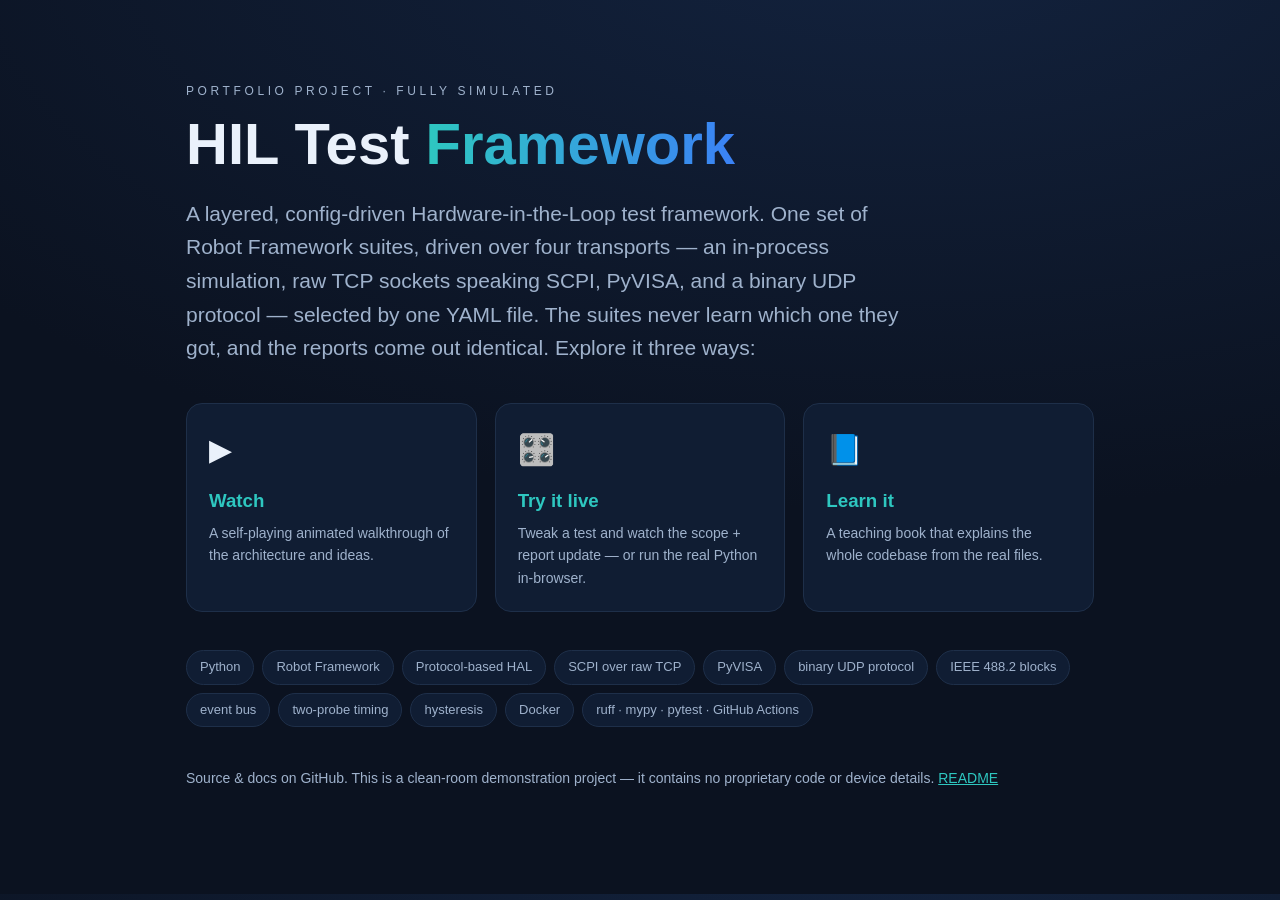
<file: docs/index.html>
<!DOCTYPE html>
<html lang="en">
<head>
<meta charset="utf-8" />
<meta name="viewport" content="width=device-width, initial-scale=1" />
<title>HIL Test Framework</title>
<style>
  :root{--bg:#0b1220;--ink:#eaf1fb;--muted:#9fb2cc;--teal:#2ec7c0;--navy:#3b82f6;--line:#1e2f49}
  *{box-sizing:border-box}
  body{margin:0;background:radial-gradient(1200px 600px at 70% -10%,#13233f,#0b1220);color:var(--ink);
       font:16px/1.6 -apple-system,Segoe UI,Roboto,Arial,sans-serif}
  .wrap{max-width:960px;margin:0 auto;padding:70px 26px 90px}
  .tag{color:var(--muted);letter-spacing:.3em;text-transform:uppercase;font-size:12px}
  h1{font-size:clamp(32px,6vw,58px);margin:.15em 0 .2em;line-height:1.08}
  .grad{background:linear-gradient(90deg,var(--teal),var(--navy));-webkit-background-clip:text;background-clip:text;color:transparent}
  p.lead{font-size:clamp(16px,2.2vw,21px);color:var(--muted);max-width:720px}
  .cards{display:grid;grid-template-columns:repeat(3,1fr);gap:18px;margin:38px 0}
  @media(max-width:760px){.cards{grid-template-columns:1fr}}
  a.card{display:block;text-decoration:none;color:var(--ink);background:#101d33;border:1px solid var(--line);
         border-radius:16px;padding:22px;transition:.2s}
  a.card:hover{transform:translateY(-3px);border-color:var(--teal)}
  a.card .ic{font-size:30px} a.card h3{margin:12px 0 6px;color:var(--teal)}
  a.card p{margin:0;color:var(--muted);font-size:14px}
  .row{display:flex;flex-wrap:wrap;gap:8px;margin-top:26px}
  .row span{border:1px solid var(--line);border-radius:20px;padding:6px 13px;font-size:13px;color:var(--muted);background:#101d33}
  .foot{margin-top:40px;color:var(--muted);font-size:14px}
  .foot a{color:var(--teal)}
</style>
</head>
<body>
<div class="wrap">
  <p class="tag">Portfolio project · fully simulated</p>
  <h1>HIL Test <span class="grad">Framework</span></h1>
  <p class="lead">A layered, config-driven Hardware-in-the-Loop test framework. One set of Robot
  Framework suites, driven over four transports — an in-process simulation, raw TCP sockets
  speaking SCPI, PyVISA, and a binary UDP protocol — selected by one YAML file. The suites never
  learn which one they got, and the reports come out identical. Explore it three ways:</p>

  <div class="cards">
    <a class="card" href="presentation/index.html">
      <div class="ic">▶</div><h3>Watch</h3>
      <p>A self-playing animated walkthrough of the architecture and ideas.</p>
    </a>
    <a class="card" href="demo/index.html">
      <div class="ic">🎛️</div><h3>Try it live</h3>
      <p>Tweak a test and watch the scope + report update — or run the real Python in-browser.</p>
    </a>
    <a class="card" href="book/index.html">
      <div class="ic">📘</div><h3>Learn it</h3>
      <p>A teaching book that explains the whole codebase from the real files.</p>
    </a>
  </div>

  <div class="row">
    <span>Python</span><span>Robot Framework</span><span>Protocol-based HAL</span><span>SCPI over raw TCP</span>
    <span>PyVISA</span><span>binary UDP protocol</span><span>IEEE 488.2 blocks</span><span>event bus</span>
    <span>two-probe timing</span><span>hysteresis</span><span>Docker</span>
    <span>ruff · mypy · pytest · GitHub Actions</span>
  </div>

  <p class="foot">Source &amp; docs on GitHub. This is a clean-room demonstration project — it
  contains no proprietary code or device details. <a href="../README.md">README</a></p>
</div>
</body>
</html>
</file>
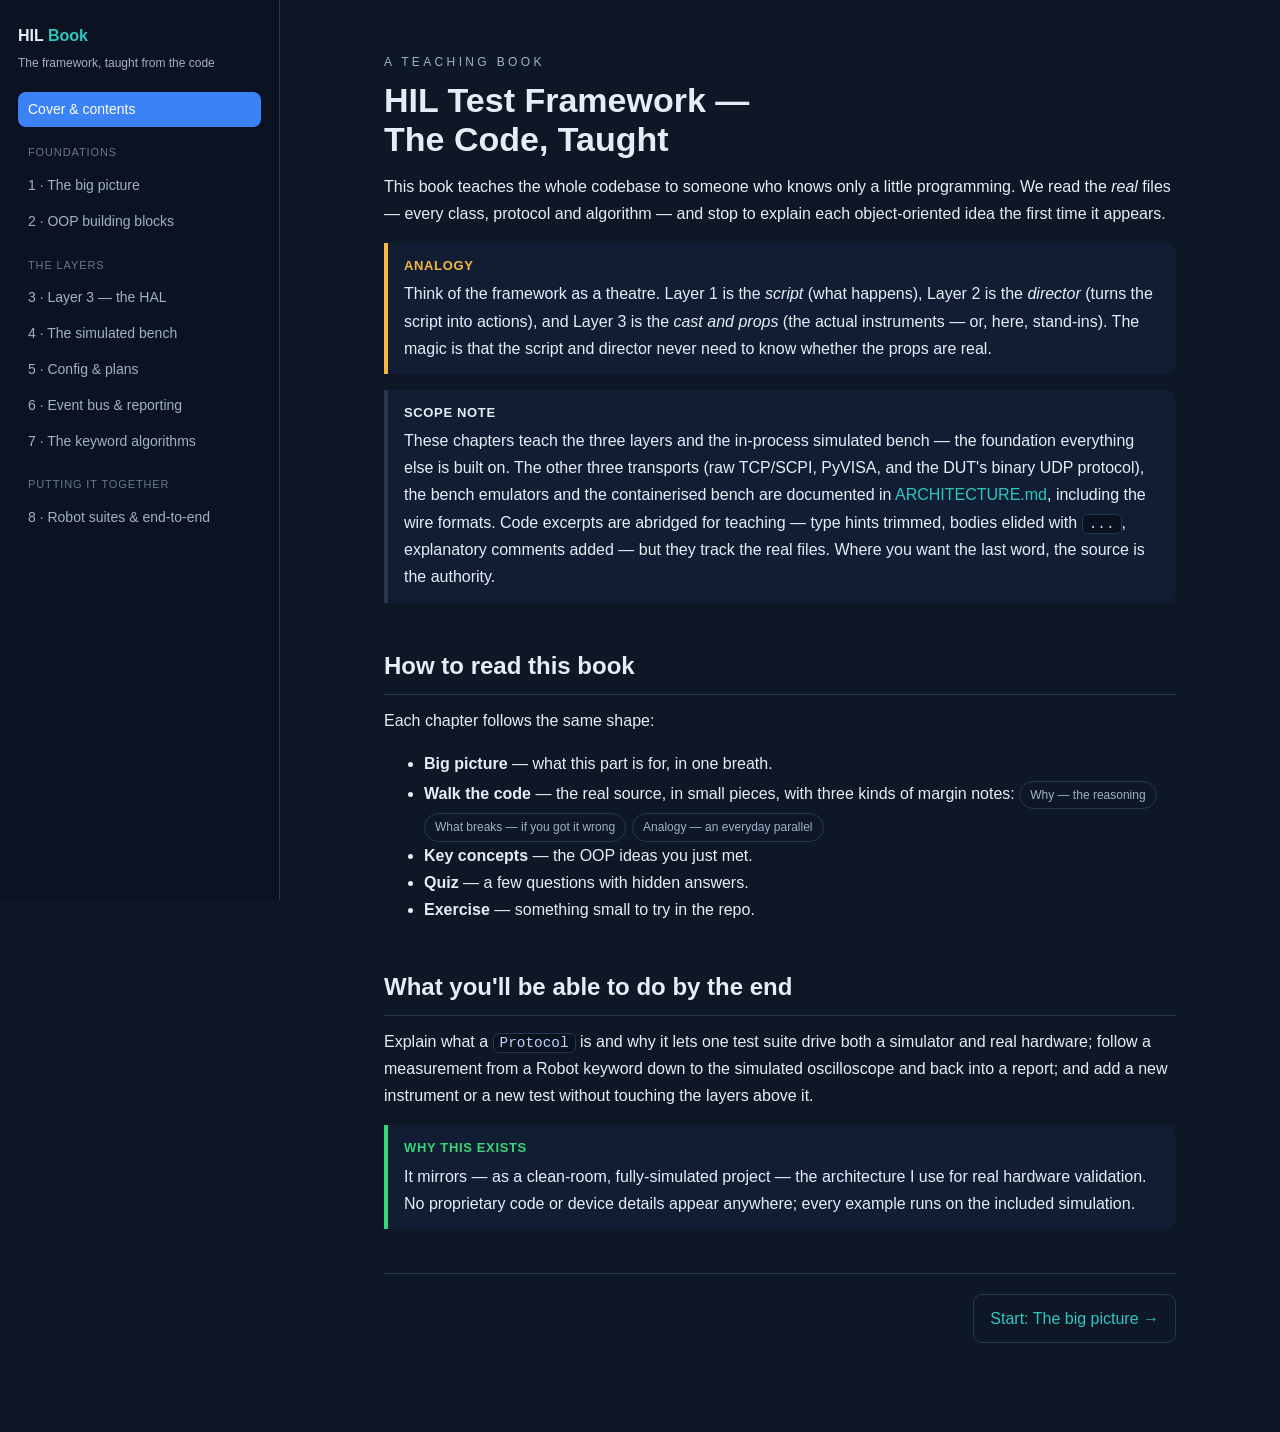
<file: docs/book/index.html>
<!DOCTYPE html>
<html lang="en">
<head>
<meta charset="utf-8" />
<meta name="viewport" content="width=device-width, initial-scale=1" />
<title>HIL Test Framework — The Code, Taught</title>
<link rel="stylesheet" href="book.css" />
</head>
<body>
<div class="layout">
<nav class="side">
  <div class="brand">HIL <span>Book</span></div>
  <div class="sub">The framework, taught from the code</div>
  <a href="index.html">Cover &amp; contents</a>
  <div class="grp">Foundations</div>
  <a href="ch1.html">1 · The big picture</a>
  <a href="ch2.html">2 · OOP building blocks</a>
  <div class="grp">The layers</div>
  <a href="ch3.html">3 · Layer 3 — the HAL</a>
  <a href="ch4.html">4 · The simulated bench</a>
  <a href="ch5.html">5 · Config &amp; plans</a>
  <a href="ch6.html">6 · Event bus &amp; reporting</a>
  <a href="ch7.html">7 · The keyword algorithms</a>
  <div class="grp">Putting it together</div>
  <a href="ch8.html">8 · Robot suites &amp; end-to-end</a>
</nav>
<main class="main">
  <p class="tag">A teaching book</p>
  <h1>HIL Test Framework — <br>The Code, Taught</h1>
  <p class="big">This book teaches the whole codebase to someone who knows only a little
  programming. We read the <em>real</em> files — every class, protocol and algorithm —
  and stop to explain each object-oriented idea the first time it appears.</p>

  <div class="box analogy"><b>Analogy</b>
  Think of the framework as a theatre. Layer 1 is the <em>script</em> (what happens),
  Layer 2 is the <em>director</em> (turns the script into actions), and Layer 3 is the
  <em>cast and props</em> (the actual instruments — or, here, stand-ins). The magic is
  that the script and director never need to know whether the props are real.</div>

  <div class="box"><b>Scope note</b>
  These chapters teach the three layers and the in-process simulated bench — the
  foundation everything else is built on. The other three transports (raw TCP/SCPI,
  PyVISA, and the DUT's binary UDP protocol), the bench emulators and the
  containerised bench are documented in
  <a href="../../ARCHITECTURE.md">ARCHITECTURE.md</a>, including the wire formats.
  Code excerpts are abridged for teaching — type hints trimmed, bodies elided with
  <code>...</code>, explanatory comments added — but they track the real files. Where
  you want the last word, the source is the authority.</div>

  <h2>How to read this book</h2>
  <p>Each chapter follows the same shape:</p>
  <ul>
    <li><b>Big picture</b> — what this part is for, in one breath.</li>
    <li><b>Walk the code</b> — the real source, in small pieces, with three kinds of margin notes:
      <span class="pillrow"><span>Why — the reasoning</span><span>What breaks — if you got it wrong</span><span>Analogy — an everyday parallel</span></span></li>
    <li><b>Key concepts</b> — the OOP ideas you just met.</li>
    <li><b>Quiz</b> — a few questions with hidden answers.</li>
    <li><b>Exercise</b> — something small to try in the repo.</li>
  </ul>

  <h2>What you'll be able to do by the end</h2>
  <p>Explain what a <code>Protocol</code> is and why it lets one test suite drive both
  a simulator and real hardware; follow a measurement from a Robot keyword down to the
  simulated oscilloscope and back into a report; and add a new instrument or a new test
  without touching the layers above it.</p>

  <div class="box why"><b>Why this exists</b>
  It mirrors — as a clean-room, fully-simulated project — the architecture I use for
  real hardware validation. No proprietary code or device details appear anywhere; every
  example runs on the included simulation.</div>

  <div class="nav">
    <span></span>
    <a href="ch1.html">Start: The big picture →</a>
  </div>
</main>
</div>
<script src="book.js"></script>
</body>
</html>
</file>
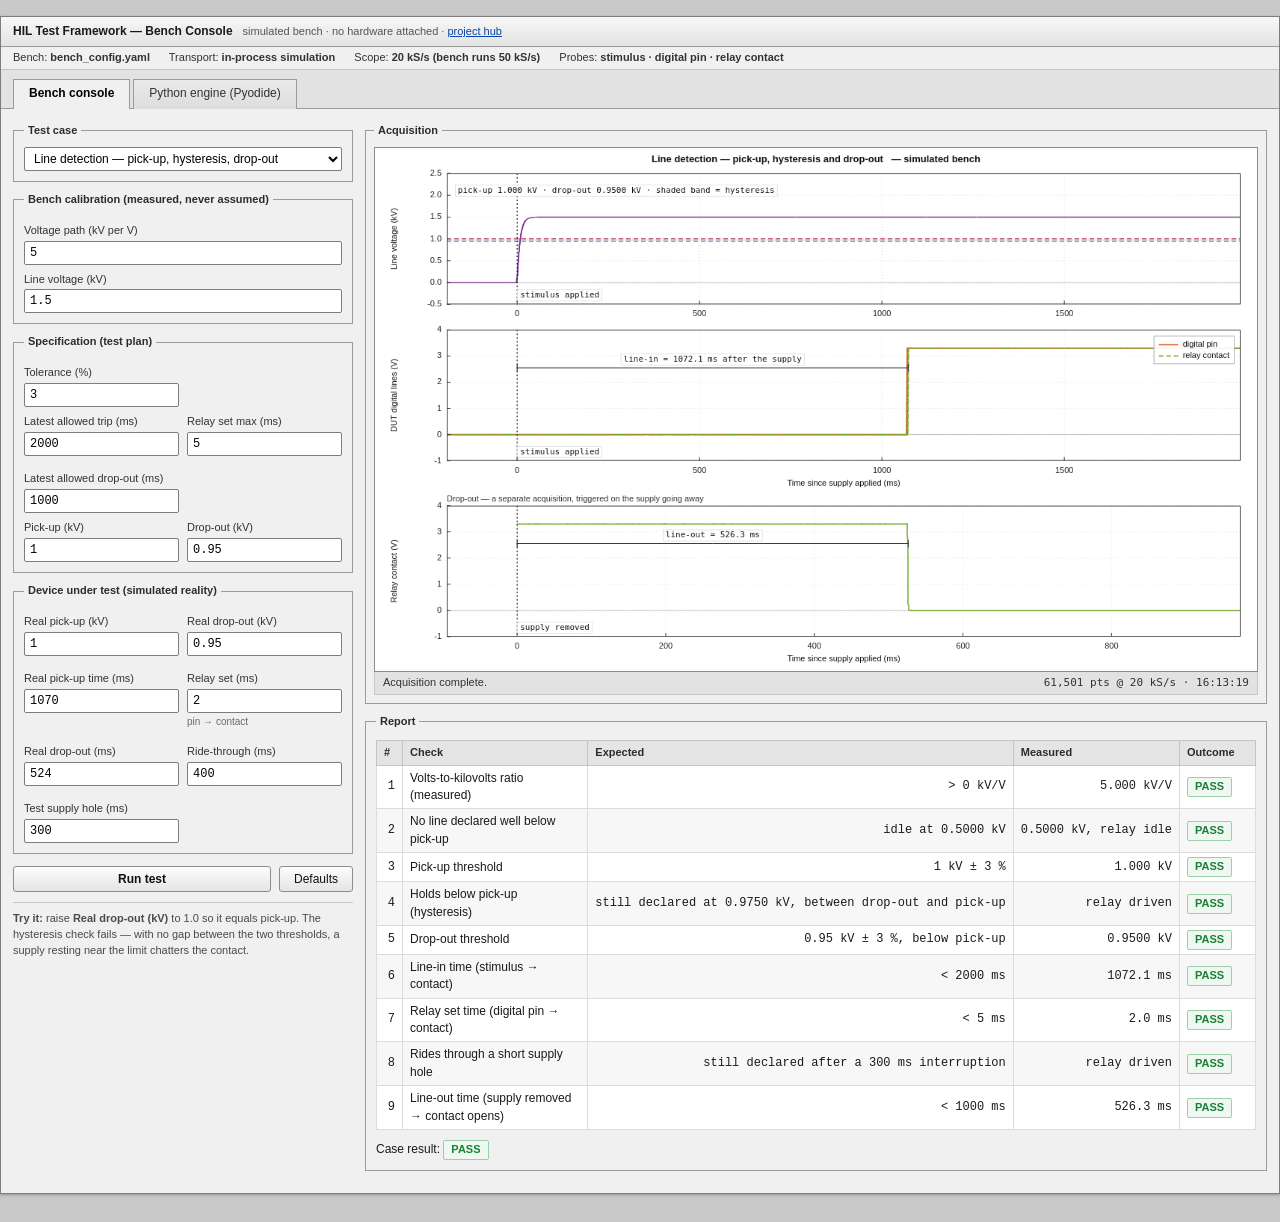
<file: docs/demo/index.html>
<!DOCTYPE html>
<html lang="en">
<head>
<meta charset="utf-8" />
<meta name="viewport" content="width=device-width, initial-scale=1" />
<title>HIL Test Framework — Bench Console</title>
<style>
  /* ------------------------------------------------------------------
     Deliberately plain desktop-tool styling: system grey chrome, square
     corners, hairline borders, Helvetica. It is meant to read like an
     instrument front-end an engineer put together, not a landing page.
     ------------------------------------------------------------------ */
  :root{
    --face:#f0f0f0; --face-dark:#e2e2e2; --edge:#9b9b9b; --edge-soft:#c6c6c6;
    --ink:#1a1a1a; --ink-soft:#555; --white:#fff;
    --pass:#1a7f37; --fail:#a2142f; --check:#b26a00;
  }
  *{box-sizing:border-box}
  html,body{margin:0;padding:0}
  body{background:#c9c9c9;color:var(--ink);font:12px/1.45 "Helvetica Neue",Helvetica,Arial,sans-serif}
  .mono{font-family:Menlo,Consolas,"DejaVu Sans Mono",monospace}

  .app{max-width:1340px;margin:16px auto 28px;background:var(--face);border:1px solid #7d7d7d;
       box-shadow:0 1px 3px rgba(0,0,0,.28)}

  .titlebar{background:linear-gradient(#f7f7f7,#e3e3e3);border-bottom:1px solid var(--edge);
            padding:6px 12px;font-size:12px;font-weight:600;display:flex;align-items:baseline;gap:10px;flex-wrap:wrap}
  .titlebar .sub{font-weight:400;color:var(--ink-soft);font-size:11px}
  .titlebar a{color:#0645ad}
  .menubar{background:var(--face);border-bottom:1px solid var(--edge-soft);padding:3px 12px;font-size:11px;color:#333}
  .menubar span{margin-right:16px}

  .tabs{display:flex;padding:8px 12px 0;background:var(--face-dark);border-bottom:1px solid var(--edge)}
  .tab{padding:5px 15px;border:1px solid var(--edge);border-bottom:none;background:linear-gradient(#ebebeb,#dcdcdc);
       color:#333;cursor:pointer;font-size:12px;margin-right:3px;position:relative;top:1px}
  .tab.active{background:var(--face);color:#000;font-weight:600;padding-bottom:6px}

  .body{padding:14px 12px 12px}
  .cols{display:grid;grid-template-columns:340px 1fr;gap:12px;align-items:start}
  @media(max-width:980px){.cols{grid-template-columns:1fr}}

  fieldset{border:1px solid var(--edge);margin:0 0 10px;padding:8px 10px 10px;background:var(--face)}
  legend{font-size:11px;font-weight:700;padding:0 4px;color:#2c2c2c}
  fieldset.plot{padding:8px}

  .row{display:grid;grid-template-columns:1fr 1fr;gap:8px}
  .fld{margin-top:7px}
  label{display:block;font-size:11px;color:#333;margin-bottom:2px}
  .hint{font-size:10px;color:#6b6b6b;margin-top:2px}
  select,input[type=number]{width:100%;padding:3px 5px;border:1px solid #7d7d7d;background:var(--white);
    color:#000;font:12px Menlo,Consolas,monospace;border-radius:2px;height:24px}
  select{font-family:"Helvetica Neue",Helvetica,Arial,sans-serif}
  input:focus,select:focus{outline:1px solid #4d90d9;outline-offset:-1px}

  button{font:12px "Helvetica Neue",Helvetica,Arial,sans-serif;padding:5px 14px;border:1px solid #8c8c8c;
    border-radius:3px;background:linear-gradient(#fdfdfd,#e4e4e4);color:#111;cursor:pointer}
  button:hover:not(:disabled){background:linear-gradient(#fff,#ececec)}
  button:active:not(:disabled){background:linear-gradient(#d9d9d9,#ececec)}
  button:disabled{color:#9a9a9a;background:#ededed;cursor:default}
  .runrow{display:flex;gap:8px;margin-top:12px}
  #run{flex:1;font-weight:700}
  #run.stale{border-color:#c07000;box-shadow:0 0 0 2px rgba(217,83,25,.18)}

  .figwrap{position:relative;background:var(--white);border:1px solid #8c8c8c}
  canvas{display:block;width:100%;height:auto}
  .veil{position:absolute;inset:0;background:rgba(255,255,255,.62);display:none;align-items:center;justify-content:center}
  .veil.on{display:flex}
  .veil span{background:#fffbe6;border:1px solid #c9a227;padding:5px 12px;font-size:12px;color:#4a3800}

  .statusbar{display:flex;justify-content:space-between;gap:12px;border:1px solid var(--edge-soft);
             border-top:none;background:var(--face-dark);padding:3px 8px;font-size:11px;color:#333}

  table{width:100%;border-collapse:collapse;background:var(--white);border:1px solid #a0a0a0;margin-top:2px}
  th{background:#e4e4e4;border:1px solid #c4c4c4;font-size:11px;font-weight:700;text-align:left;padding:4px 7px;color:#2c2c2c}
  td{border:1px solid #dcdcdc;padding:4px 7px;font-size:12px}
  tbody tr:nth-child(even) td{background:#f7f7f7}
  td.num{font-family:Menlo,Consolas,monospace;text-align:right;white-space:nowrap}
  .tag{display:inline-block;padding:1px 7px;font-size:11px;font-weight:700;border:1px solid;border-radius:2px}
  .tag.PASS{color:var(--pass);border-color:#9ccfa8;background:#eef7f0}
  .tag.FAIL{color:var(--fail);border-color:#dda6b1;background:#fbeef1}
  .tag.CHECK{color:var(--check);border-color:#e0c089;background:#fdf5e7}
  .verdict{margin:10px 0 0;font-size:12px}

  .note{border:1px solid #c9a227;border-left-width:4px;background:#fffbe6;padding:8px 10px;margin-top:10px;
        font-size:12px;color:#3d3000}
  p.tip{font-size:11px;color:#4a4a4a;margin:10px 0 0;border-top:1px solid var(--edge-soft);padding-top:8px}

  pre{background:var(--white);border:1px solid #a0a0a0;padding:9px;overflow:auto;
      font:12px/1.45 Menlo,Consolas,monospace;color:#111;margin:0;max-height:420px}
  textarea{width:100%;height:290px;background:var(--white);color:#111;border:1px solid #a0a0a0;padding:8px;
           font:12px/1.45 Menlo,Consolas,monospace}
  .hidden{display:none !important}
  a{color:#0645ad}
</style>
</head>
<body>
<div class="app">

  <div class="titlebar">
    HIL Test Framework — Bench Console
    <span class="sub">simulated bench · no hardware attached · <a href="../index.html">project hub</a></span>
  </div>
  <div class="menubar">
    <span>Bench: <b>bench_config.yaml</b></span>
    <span>Transport: <b>in-process simulation</b></span>
    <span>Scope: <b>20 kS/s (bench runs 50 kS/s)</b></span>
    <span>Probes: <b>stimulus · digital pin · relay contact</b></span>
  </div>

  <div class="tabs">
    <div class="tab active" data-tab="js">Bench console</div>
    <div class="tab" data-tab="py">Python engine (Pyodide)</div>
  </div>

  <div class="body">

  <section id="tab-js">
    <div class="cols">
      <div>
        <fieldset>
          <legend>Test case</legend>
          <select id="test">
            <option value="line">Line detection — pick-up, hysteresis, drop-out</option>
            <option value="slow">Overcurrent, slow — RMS trigger</option>
            <option value="fast">Overcurrent, fast — instantaneous trigger</option>
            <option value="harmonic">Harmonic — AC content on a DC line</option>
            <option value="analog">Analog output — 4–20 mA loop</option>
          </select>
        </fieldset>

        <fieldset>
          <legend>Bench calibration (measured, never assumed)</legend>
          <div class="fld" data-for="slow fast harmonic">
            <label>Current path (A per Vrms)</label>
            <input id="v2a" type="number" value="10" step="0.5" />
          </div>
          <div class="fld" data-for="line analog">
            <label>Voltage path (kV per V)</label>
            <input id="v2kv" type="number" value="5" step="0.5" />
          </div>
          <div class="fld" data-for="line harmonic">
            <label>Line voltage (kV)</label>
            <input id="lineKv" type="number" value="1.5" step="0.1" />
          </div>
        </fieldset>

        <fieldset>
          <legend>Specification (test plan)</legend>
          <div class="row">
            <div class="fld" data-for="slow fast harmonic">
              <label>Trigger</label><input id="trigger" type="number" value="200" step="1" />
            </div>
            <div class="fld"><label>Tolerance (%)</label><input id="tol" type="number" value="3" step="0.5" /></div>
          </div>
          <div class="row">
            <div class="fld" data-for="slow"><label>Earliest allowed trip (ms)</label>
              <input id="detectMin" type="number" value="1200" step="50" />
              <div class="hint">tripping sooner than this is the failure</div></div>
            <div class="fld" data-for="fast harmonic line"><label>Latest allowed trip (ms)</label>
              <input id="detectMax" type="number" value="5" step="1" /></div>
            <div class="fld"><label>Relay set max (ms)</label>
              <input id="relaySetMax" type="number" value="5" step="1" /></div>
            <div class="fld" data-for="slow fast harmonic"><label>Hold min (s)</label>
              <input id="holdMin" type="number" value="3" step="0.1" /></div>
            <div class="fld" data-for="line"><label>Latest allowed drop-out (ms)</label>
              <input id="releaseMax" type="number" value="1000" step="50" /></div>
          </div>
          <div class="row" data-for="line">
            <div class="fld"><label>Pick-up (kV)</label><input id="inLow" type="number" value="1.0" step="0.05" /></div>
            <div class="fld"><label>Drop-out (kV)</label><input id="outLow" type="number" value="0.95" step="0.05" /></div>
          </div>
          <div class="row" data-for="analog">
            <div class="fld"><label>Full scale (kV)</label><input id="fsKv" type="number" value="3" step="0.5" /></div>
            <div class="fld"><label>Channel</label><input id="dutChannel" type="number" value="1" step="1" min="1" max="4" /></div>
            <div class="fld"><label>Loop zero (mA)</label><input id="zeroMa" type="number" value="4" step="1" /></div>
            <div class="fld"><label>Loop full scale (mA)</label><input id="fsMa" type="number" value="20" step="1" /></div>
          </div>
        </fieldset>

        <fieldset>
          <legend>Device under test (simulated reality)</legend>
          <div class="row">
            <div class="fld" data-for="slow fast harmonic"><label>Real trip point (A)</label>
              <input id="devTrigger" type="number" value="200" step="1" /></div>
            <div class="fld" data-for="slow fast harmonic"><label>Drive for timing (A)</label>
              <input id="driveA" type="number" value="300" step="10" /></div>
            <div class="fld" data-for="line"><label>Real pick-up (kV)</label>
              <input id="devInKv" type="number" value="1.0" step="0.01" /></div>
            <div class="fld" data-for="line"><label>Real drop-out (kV)</label>
              <input id="devOutKv" type="number" value="0.95" step="0.01" /></div>
            <div class="fld"><label id="devDetectLabel">Real detect (ms)</label>
              <input id="devDetect" type="number" value="1215" step="5" /></div>
            <div class="fld"><label>Relay set (ms)</label>
              <input id="devRelaySet" type="number" value="2" step="0.5" />
              <div class="hint">pin → contact</div></div>
            <div class="fld" data-for="slow fast harmonic"><label>Real hold (s)</label>
              <input id="devHold" type="number" value="3.08" step="0.05" /></div>
            <div class="fld" data-for="line"><label>Real drop-out (ms)</label>
              <input id="devOutMs" type="number" value="524" step="10" /></div>
            <div class="fld" data-for="line"><label>Ride-through (ms)</label>
              <input id="devRideMs" type="number" value="400" step="50" /></div>
            <div class="fld" data-for="line"><label>Test supply hole (ms)</label>
              <input id="holeMs" type="number" value="300" step="50" /></div>
            <div class="fld" data-for="analog"><label>Gain error (%)</label>
              <input id="gainErr" type="number" value="0.09" step="0.05" /></div>
          </div>
        </fieldset>

        <div class="runrow">
          <button id="run">Run test</button>
          <button id="reset">Defaults</button>
        </div>
        <p class="tip" id="tip"></p>
      </div>

      <div>
        <fieldset class="plot">
          <legend>Acquisition</legend>
          <div class="figwrap">
            <canvas id="fig" width="1180" height="700"></canvas>
            <div class="veil" id="veil"><span>Parameters changed — press <b>Run test</b> to re-acquire</span></div>
          </div>
          <div class="statusbar">
            <span id="status">Ready.</span>
            <span id="acqinfo" class="mono"></span>
          </div>
        </fieldset>

        <fieldset>
          <legend>Report</legend>
          <table id="report">
            <thead><tr><th style="width:26px">#</th><th>Check</th><th>Expected</th><th>Measured</th><th style="width:76px">Outcome</th></tr></thead>
            <tbody></tbody>
          </table>
          <p class="verdict" id="verdict"></p>
          <div id="why" class="note hidden"></div>
        </fieldset>
      </div>
    </div>
  </section>

  <section id="tab-py" class="hidden">
    <div class="cols">
      <div>
        <fieldset>
          <legend>Real engine, in the browser</legend>
          <p style="margin:0 0 10px">This tab boots <a href="https://pyodide.org" target="_blank" rel="noopener">Pyodide</a>
          (CPython compiled to WebAssembly) and runs the framework's actual device model and keyword
          logic — the hysteretic line detector, the two overcurrent detectors that compare different
          quantities, and the three timing intervals measured from two probes, exactly as in
          <code class="mono">hiltf/layer3_hal/simulation.py</code>. First run downloads the runtime
          (a few MB), so give it a moment.</p>
          <button id="runPy">Boot Python &amp; run</button>
          <p id="pyStatus" class="hint" style="margin-top:8px"></p>
        </fieldset>
      </div>
      <div>
        <fieldset><legend>Editable source</legend><textarea id="pyCode" spellcheck="false"></textarea></fieldset>
        <fieldset><legend>Output</legend><pre id="pyOut">(not run yet)</pre></fieldset>
      </div>
    </div>
  </section>

  </div>
</div>

<!-- The engine core, embedded so the Pyodide tab runs actual Python. Mirrors
     hiltf/layer3_hal/simulation.py and hiltf/layer2_engine/keywords.py: the
     hysteretic line latch, RMS vs instantaneous overcurrent, AC-on-DC harmonic
     content, and detection / relay-set / total measured from two probes. -->
<script id="engine-py" type="text/x-python">
import math

SQRT2 = math.sqrt(2.0)
BELOW_WINDOW, ABOVE_WINDOW = 0.95, 1.05
LINE_HZ = 50.0


class Device:
    """Ground truth. The tests below never read these values to decide what to
    drive — they measure, exactly as the framework does on a real bench."""

    def __init__(self,
                 line_in_kv=1.000, line_out_kv=0.950,
                 line_in_ms=1070.0, line_out_ms=524.0, line_hole_ride_ms=400.0,
                 overcurrent_trigger_a=200.0, overcurrent_detect_ms=1215.0, overcurrent_hold_s=3.08,
                 fast_trigger_a=500.0, fast_detect_ms=0.9, fast_hold_s=3.05,
                 harmonic_trigger_a=1.5, harmonic_detect_ms=1175.0, harmonic_hold_s=3.20,
                 relay_set_ms=2.0,
                 analog_full_scale_kv=3.0, analog_zero_ma=4.0, analog_full_scale_ma=20.0,
                 analog_gain_error=0.0009):
        self.__dict__.update(locals())
        del self.__dict__["self"]

    # --- line detection is hysteretic: pick up high, let go lower --------
    def line_declared(self, kv, previously):
        return kv >= self.line_out_kv if previously else kv >= self.line_in_kv

    def rides_through(self, hole_ms):
        return hole_ms <= self.line_hole_ride_ms

    # --- the two overcurrent detectors compare different quantities ------
    def slow_tripped(self, rms_a):
        return rms_a >= self.overcurrent_trigger_a

    def fast_tripped(self, peak_a):
        return peak_a >= self.fast_trigger_a

    def fast_detect_ms_for(self, peak_a):
        """An instantaneous detector cannot answer before the sine arrives.

        For a peak only just above the threshold the crossing happens late in
        the quarter cycle; far above it, almost at once. The delay belongs to
        the stimulus, which is why an AC measurement of an instantaneous limit
        always reads high and why the honest way to verify it is with DC.
        """
        if peak_a <= self.fast_trigger_a:
            return float("inf")
        phase = math.asin(self.fast_trigger_a / peak_a) / (2 * math.pi * LINE_HZ) * 1000.0
        return phase + self.fast_detect_ms

    def analog_ma(self, kv):
        span = self.analog_full_scale_ma - self.analog_zero_ma
        signal = (kv / self.analog_full_scale_kv) * span
        return self.analog_zero_ma + signal * (1.0 + self.analog_gain_error)


def tolerance_window(trigger, tol_pct):
    d = trigger * tol_pct / 100.0
    return trigger - d, trigger + d


def within_tolerance(m, trigger, tol_pct):
    lo, hi = tolerance_window(trigger, tol_pct)
    return lo <= m <= hi


def timing_ok(measured_ms, min_ms=0.0, max_ms=float("inf")):
    """Both bounds, because real specifications are written both ways round.

    A fast protection states a maximum. A slow one states a minimum: it must not
    trip before its time, because a protection that fires on inrush is broken.
    An infinite edge time is 'no edge was seen', never 'very fast'.
    """
    if not math.isfinite(measured_ms) or measured_ms <= 0:
        return False
    return min_ms <= measured_ms <= max_ms


def detect_window(min_ms, max_ms):
    if min_ms <= 0 and max_ms == float("inf"):
        return "unspecified"
    if min_ms <= 0:
        return "< %g ms" % max_ms
    if max_ms == float("inf"):
        return ">= %g ms" % min_ms
    return "%g-%g ms" % (min_ms, max_ms)


def timing_steps(detect_ms, relay_set_ms, hold_s, spec):
    """Detection, contact transit, total and hold — four separate answers.

    A single probe on the relay reports only the total, and a device that
    misses its contact-transit limit hides inside the slack of the other
    budget. Two probes is not thoroughness, it is the only way to see it.
    """
    total = detect_ms + relay_set_ms
    return [
        ("Detection time (stimulus -> pin)", detect_window(spec["detect_min"], spec["detect_max"]),
         "%.1f ms" % detect_ms,
         "PASS" if timing_ok(detect_ms, spec["detect_min"], spec["detect_max"]) else "FAIL"),
        ("Relay set time (pin -> contact)", "< %g ms" % spec["relay_set_max"],
         "%.1f ms" % relay_set_ms,
         "PASS" if timing_ok(relay_set_ms, 0.0, spec["relay_set_max"]) else "FAIL"),
        ("Total time (stimulus -> contact)", "detection + relay set", "%.1f ms" % total, "PASS"),
        ("Relay hold", ">= %g s" % spec["hold_min"], "%.2f s" % hold_s,
         "PASS" if hold_s >= spec["hold_min"] else "FAIL"),
    ]


def run_overcurrent(dev, trigger, tol_pct, drive_a, spec, fast=False):
    quantity = "peak" if fast else "rms"
    trips = dev.fast_tripped if fast else dev.slow_tripped
    lo, hi = tolerance_window(trigger, tol_pct)
    steps = []

    below = lo * BELOW_WINDOW
    steps.append(("No trip below the window", "idle at %.1f A (%s)" % (below, quantity),
                  "relay %s" % ("idle" if not trips(below) else "driven"),
                  "PASS" if not trips(below) else "FAIL"))

    above = hi * ABOVE_WINDOW
    steps.append(("Trip above the window", "trip at %.1f A (%s)" % (above, quantity),
                  "relay %s" % ("driven" if trips(above) else "idle"),
                  "PASS" if trips(above) else "FAIL"))

    peak = drive_a if fast else drive_a * SQRT2
    detect = dev.fast_detect_ms_for(peak) if fast else dev.overcurrent_detect_ms
    hold = dev.fast_hold_s if fast else dev.overcurrent_hold_s
    steps += timing_steps(detect, dev.relay_set_ms, hold, spec)
    return steps


def run_harmonic(dev, trigger, tol_pct, drive_a, spec, line_kv=1.5):
    lo, hi = tolerance_window(trigger, tol_pct)
    steps = [("Line held at DC", "any AC content is then contamination",
              "%.2f kV DC" % line_kv, "PASS")]
    below, above = lo * BELOW_WINDOW, hi * ABOVE_WINDOW
    steps.append(("No trip below the window", "idle at %.2f A" % below,
                  "relay %s" % ("idle" if below < dev.harmonic_trigger_a else "driven"),
                  "PASS" if below < dev.harmonic_trigger_a else "FAIL"))
    steps.append(("Trip above the window (%g Hz)" % LINE_HZ, "trip at %.2f A" % above,
                  "relay %s" % ("driven" if above >= dev.harmonic_trigger_a else "idle"),
                  "PASS" if above >= dev.harmonic_trigger_a else "FAIL"))
    steps += timing_steps(dev.harmonic_detect_ms, dev.relay_set_ms, dev.harmonic_hold_s, spec)
    return steps


def run_line_detection(dev, nominal_kv, tol_pct, spec, hole_ms=300.0):
    steps = [("Pick-up threshold", "%g kV +/- %g %%" % (spec["in_kv"], tol_pct),
              "%.3f kV" % dev.line_in_kv,
              "PASS" if within_tolerance(dev.line_in_kv, spec["in_kv"], tol_pct) else "FAIL")]

    between = (dev.line_out_kv + dev.line_in_kv) / 2.0
    held = dev.line_declared(between, previously=True)
    steps.append(("Holds below pick-up (hysteresis)", "still declared at %.3f kV" % between,
                  "relay %s" % ("driven" if held else "idle"), "PASS" if held else "FAIL"))

    steps.append(("Drop-out threshold", "%g kV +/- %g %%, below pick-up" % (spec["out_kv"], tol_pct),
                  "%.3f kV" % dev.line_out_kv,
                  "PASS" if (within_tolerance(dev.line_out_kv, spec["out_kv"], tol_pct)
                             and dev.line_out_kv < dev.line_in_kv) else "FAIL"))

    total_in = dev.line_in_ms + dev.relay_set_ms
    steps.append(("Line-in time (stimulus -> contact)", "< %g ms" % spec["detect_max"],
                  "%.1f ms" % total_in,
                  "PASS" if timing_ok(dev.line_in_ms, 0.0, spec["detect_max"]) else "FAIL"))
    steps.append(("Relay set time (pin -> contact)", "< %g ms" % spec["relay_set_max"],
                  "%.1f ms" % dev.relay_set_ms,
                  "PASS" if timing_ok(dev.relay_set_ms, 0.0, spec["relay_set_max"]) else "FAIL"))

    rides = dev.rides_through(hole_ms)
    steps.append(("Rides through a short supply hole", "still declared after %g ms" % hole_ms,
                  "relay %s" % ("driven" if rides else "idle"), "PASS" if rides else "FAIL"))

    total_out = dev.line_out_ms + dev.relay_set_ms
    steps.append(("Line-out time (supply gone -> contact opens)", "< %g ms" % spec["release_max"],
                  "%.1f ms" % total_out,
                  "PASS" if timing_ok(total_out, 0.0, spec["release_max"]) else "FAIL"))
    return steps


def run_analog_output(dev, points_kv, tol_pct, channel=1):
    """Each point judged on its own — an averaged figure hides a bad end."""
    span = dev.analog_full_scale_ma - dev.analog_zero_ma
    steps = []
    for kv in points_kv:
        ma = dev.analog_ma(kv)
        back = (ma - dev.analog_zero_ma) / span * dev.analog_full_scale_kv
        err = abs(back - kv) / kv * 100.0
        steps.append(("CH%d at %g kV" % (channel, kv), "within %g %%" % tol_pct,
                      "%.3f mA -> %.3f kV (%.3f %%)" % (ma, back, err),
                      "PASS" if err <= tol_pct else "FAIL"))
    return steps


def verdict(steps):
    outs = {s[3] for s in steps}
    return "FAIL" if "FAIL" in outs else ("CHECK" if "CHECK" in outs else "PASS")


def show(title, steps):
    print(title)
    print("-" * len(title))
    for i, (c, e, m, o) in enumerate(steps, 1):
        print("%d. %-38s expected %-26s measured %-34s -> %s" % (i, c, e, m, o))
    print("=> %s\n" % verdict(steps))
</script>

<script>
"use strict";
/* ==================== model (mirrors the Python above) ==================== */

/* ==================================================================== *
 *  A mirror of hiltf/layer3_hal/simulation.py + layer2_engine/keywords.py.
 *  Every number below is derived the way the framework derives it: levels
 *  from a measured calibration, edges from rendered samples, and the three
 *  timing intervals from two probes on one acquisition.
 * ==================================================================== */
const $ = id => document.getElementById(id);
const val = id => parseFloat($(id).value);
const SQRT2 = Math.SQRT2;
const LINE_HZ = 50.0;
const SAMPLE_RATE = 20000;          // display rate; the bench scope runs 50 kS/s
const RELAY_HIGH_V = 3.3;
const BELOW_WINDOW = 0.95;          // keywords._BELOW_WINDOW_FACTOR
const ABOVE_WINDOW = 1.05;

const g = x => String(Number(x.toFixed(4)));
function fmt(x){
  if(!isFinite(x)) return '∞';
  const a = Math.abs(x);
  const d = a >= 100 ? 1 : a >= 10 ? 2 : a >= 1 ? 3 : 4;
  return x.toFixed(d);
}
const ms = v => isFinite(v) ? `${v.toFixed(1)} ms` : 'no edge';

function mulberry32(a){
  return function(){
    a |= 0; a = a + 0x6D2B79F5 | 0;
    let t = Math.imul(a ^ a >>> 15, 1 | a);
    t = t + Math.imul(t ^ t >>> 7, 61 | t) ^ t;
    return ((t ^ t >>> 14) >>> 0) / 4294967296;
  };
}
const grass = rng => (rng() + rng() - 1);

/* ---- waveform synthesis ------------------------------------------- */
function sineBurst({n, dt, t0, tOn, tOff, freq, peak, noise, rng}){
  const y = new Float32Array(n);
  const w = 2 * Math.PI * freq / 1000;
  for(let i=0;i<n;i++){
    const t = t0 + i*dt;
    y[i] = ((t >= tOn && t <= tOff) ? peak * Math.sin(w * (t - tOn)) : 0) + noise * grass(rng);
  }
  return y;
}

/** A digital line: low, asserted at its edge, low again at release. */
function digitalLine({n, dt, t0, tRise, tFall, noise, rng}){
  const TAU_UP = 0.05, TAU_DOWN = 0.4;
  const y = new Float32Array(n);
  for(let i=0;i<n;i++){
    const t = t0 + i*dt;
    let v = 0;
    if(isFinite(tRise) && t >= tRise){
      v = RELAY_HIGH_V * (1 - Math.exp(-(t - tRise)/TAU_UP));
      if(isFinite(tFall) && t >= tFall) v *= Math.exp(-(t - tFall)/TAU_DOWN);
    }
    y[i] = v + noise * grass(rng);
  }
  return y;
}

/** A line that starts asserted and opens once — the drop-out capture. */
function releaseLine({n, dt, t0, tFall, noise, rng}){
  const y = new Float32Array(n);
  for(let i=0;i<n;i++){
    const t = t0 + i*dt;
    y[i] = (t < tFall ? RELAY_HIGH_V : RELAY_HIGH_V * Math.exp(-(t - tFall)/0.4)) + noise*grass(rng);
  }
  return y;
}

function dcStep({n, dt, t0, tOn, level, noise, rng}){
  const y = new Float32Array(n);
  for(let i=0;i<n;i++){
    const t = t0 + i*dt;
    y[i] = (t >= tOn ? level * (1 - Math.exp(-(t - tOn)/8)) : 0) + noise * grass(rng);
  }
  return y;
}

/* ---- measurements taken off the samples, exactly like the framework - */
function edgesMs(y, dtMs, t0Ms){
  let lo = Infinity, hi = -Infinity;
  for(let i=0;i<y.length;i++){ if(y[i]<lo) lo=y[i]; if(y[i]>hi) hi=y[i]; }
  if(hi - lo < 0.5) return [Infinity, Infinity];
  const th = (lo + hi) / 2;
  let r = -1;
  for(let i=0;i<y.length;i++){ if(y[i] >= th){ r = i; break; } }
  if(r < 0) return [Infinity, Infinity];
  let f = -1;
  for(let i=r;i<y.length;i++){ if(y[i] < th){ f = i; break; } }
  return [t0Ms + r*dtMs, f < 0 ? Infinity : t0Ms + f*dtMs];
}
const risingEdgeMs = (y, dt, t0) => edgesMs(y, dt, t0)[0];

/** A capture triggered on the stimulus going away: the only edge is the fall. */
function fallingEdgeMs(y, dtMs, t0Ms){
  let lo = Infinity, hi = -Infinity;
  for(let i=0;i<y.length;i++){ if(y[i]<lo) lo=y[i]; if(y[i]>hi) hi=y[i]; }
  if(hi - lo < 0.5) return Infinity;
  const th = (lo + hi) / 2;
  if(y[0] < th) return Infinity;
  for(let i=0;i<y.length;i++){ if(y[i] < th) return t0Ms + i*dtMs; }
  return Infinity;
}

/** RMS over a whole number of periods — a partial cycle biases it by ~1/(2N). */
function rmsWholeCycles(y, dtMs, t0Ms, tOn, tOff, freqHz){
  const period = 1000 / freqHz;
  const cycles = Math.floor((tOff - tOn) / period);
  if(cycles < 1) return 0;
  const tB = tOn + cycles*period;
  let s = 0, k = 0;
  for(let i=0;i<y.length;i++){
    const t = t0Ms + i*dtMs;
    if(t < tOn || t >= tB) continue;
    s += y[i]*y[i]; k++;
  }
  return k ? Math.sqrt(s/k) : 0;
}

/* ---- spec math ----------------------------------------------------- */
function toleranceWindow(t, tol){ const d = t*tol/100; return [t-d, t+d]; }
const withinTolerance = (m, t, tol) => { const [lo,hi]=toleranceWindow(t,tol); return m>=lo && m<=hi; };
function timingOk(measured, minMs, maxMs){
  if(!isFinite(measured) || measured <= 0) return false;
  return measured >= (minMs ?? 0) && measured <= (maxMs ?? Infinity);
}
function detectWindow(minMs, maxMs){
  const lo = minMs ?? 0, hi = maxMs ?? Infinity;
  if(lo <= 0 && !isFinite(hi)) return 'unspecified';
  if(lo <= 0) return `< ${g(hi)} ms`;
  if(!isFinite(hi)) return `≥ ${g(lo)} ms`;
  return `${g(lo)}–${g(hi)} ms`;
}


/** Timebase for one measurement, the way a bench engineer sets one.
 *
 * The scope is triggered on the stimulus edge and swept just long enough to
 * put the event being timed in the middle of the screen. A 3 ms trip and a
 * 3 s hold cannot share a sweep — on the hold's timebase the trip is a single
 * pixel sitting on top of t=0, which is exactly the picture that makes a
 * measured delay look like no delay at all. So each interval gets its own
 * acquisition, which is also why a real report carries one figure per
 * measurement instead of one figure per test.
 */
function sweepFor(intervalMs, fallbackMs){
  const v = isFinite(intervalMs) && intervalMs > 0 ? intervalMs : fallbackMs;
  return [-0.18 * v, 1.85 * v];
}

/** Marks t=0 on every tile: the instant the stimulus was applied. */
const STIMULUS_MARK = {x:0, color:'#111', dash:[2,3], width:1.2,
                       label:'stimulus applied', at:'bottom'};

/* ==================================================================== *
 *  Acquisition
 * ==================================================================== */
let seedCounter = 1;

function acquire(){
  const rng = mulberry32(0x9E3779B9 ^ (seedCounter++ * 2654435761));
  const test = $('test').value;
  const steps = [];
  const cap = ({
    line: lineCapture, slow: overcurrentCapture, fast: overcurrentCapture,
    harmonic: harmonicCapture, analog: analogCapture,
  })[test]({rng, steps, test});
  cap.steps = steps;
  return cap;
}

/* ---- the three intervals, from two probes of one acquisition ------- */
function measureDetector({n, dt, t0, detectMs, relaySetMs, holdS, tripped, rng}){
  const pin = digitalLine({n, dt, t0, tRise: tripped ? detectMs : Infinity,
                           tFall: tripped ? detectMs + holdS*1000 : Infinity, noise:0.012, rng});
  const contact = digitalLine({n, dt, t0, tRise: tripped ? detectMs + relaySetMs : Infinity,
                               tFall: tripped ? detectMs + relaySetMs + holdS*1000 : Infinity,
                               noise:0.012, rng});
  const tPin = risingEdgeMs(pin, dt, t0);
  const [tContact, tOpen] = edgesMs(contact, dt, t0);
  const setMs = (isFinite(tPin) && isFinite(tContact)) ? tContact - tPin : Infinity;
  const heldMs = !isFinite(tContact) ? 0 : (isFinite(tOpen) ? tOpen - tContact : (t0 + n*dt) - tContact);
  return {pin, contact, detection: tPin, relaySet: setMs, total: tContact, hold: heldMs/1000};
}

function pushTiming(steps, t, spec){
  steps.push(['Detection time (stimulus → digital pin)', detectWindow(spec.detectMin, spec.detectMax),
              ms(t.detection), timingOk(t.detection, spec.detectMin, spec.detectMax) ? 'PASS':'FAIL']);
  steps.push(['Relay set time (digital pin → contact)', `< ${g(spec.relaySetMax)} ms`,
              ms(t.relaySet), timingOk(t.relaySet, 0, spec.relaySetMax) ? 'PASS':'FAIL']);
  steps.push(['Total time (stimulus → contact)', 'detection + relay set',
              ms(t.total), isFinite(t.total) ? 'PASS':'FAIL']);
  steps.push(['Relay hold (latched past the stimulus)', `≥ ${g(spec.holdMin)} s`,
              `${t.hold.toFixed(2)} s`, t.hold >= spec.holdMin ? 'PASS':'FAIL']);
}

/* ---- overcurrent: slow compares RMS, fast compares instantaneous --- */
function overcurrentCapture({rng, steps, test}){
  const fast = test === 'fast';
  const quantity = fast ? 'peak' : 'rms';
  const ratio = val('v2a');                       // measured live, not assumed
  const trigger = val('trigger'), tol = val('tol');
  const deviceTrigger = val('devTrigger');
  const detectMs = val('devDetect'), relaySetMs = val('devRelaySet'), holdS = val('devHold');
  const spec = {detectMin: fast ? 0 : val('detectMin'), detectMax: fast ? val('detectMax') : Infinity,
                relaySetMax: val('relaySetMax'), holdMin: val('holdMin')};

  steps.push(['Volts-to-amps ratio (measured)', '> 0 A/Vrms', `${fmt(ratio)} A/Vrms`, 'PASS']);

  const [lo, hi] = toleranceWindow(trigger, tol);
  const dt = 1000 / SAMPLE_RATE;

  // the device's real trip point, in whichever quantity it compares
  const trips = amps => amps >= deviceTrigger;

  // 1) below the window: silence is the result
  const below = lo * BELOW_WINDOW;
  const quiet = !trips(below);
  steps.push(['No trip below the trigger window',
              `idle at ${fmt(below)} A (${quantity}); window opens at ${fmt(lo)} A`,
              `${fmt(below)} A, relay ${quiet ? 'idle' : 'driven'}`, quiet ? 'PASS':'FAIL']);

  // 2) above the window: it must trip, which pins the trip point inside it
  const above = hi * ABOVE_WINDOW;
  const tripsAbove = trips(above);
  steps.push(['Trip above the trigger window',
              `trip at ${fmt(above)} A (${quantity}); window closes at ${fmt(hi)} A`,
              `${fmt(above)} A, relay ${tripsAbove ? 'driven' : 'idle'}`, tripsAbove ? 'PASS':'FAIL']);

  // 3) time it well past the threshold, where the timing is the device's own
  const driveA = val('driveA');
  const peakA = quantity === 'peak' ? driveA : driveA * SQRT2;
  const gate = (isFinite(spec.detectMax) ? spec.detectMax : spec.detectMin * 2)
             + spec.holdMin*1000 + 500;
  const t0 = -0.08 * gate, tEnd = gate * 1.08;
  const n = Math.round((tEnd - t0)/dt) + 1;
  const current = sineBurst({n, dt, t0, tOn:0, tOff:gate, freq:LINE_HZ, peak:peakA,
                             noise:Math.abs(peakA)*0.004, rng});
  const measuredRms = rmsWholeCycles(current, dt, t0, 0, gate, LINE_HZ);
  const observed = quantity === 'peak' ? measuredRms*SQRT2 : measuredRms;

  // A fast detector compares the instantaneous value, so it cannot answer
  // before the sine physically reaches the threshold. That delay belongs to
  // the stimulus, which is why an AC measurement of it always reads high.
  const phaseMs = (fast && peakA > deviceTrigger)
    ? Math.asin(deviceTrigger/peakA) / (2*Math.PI*LINE_HZ) * 1000 : 0;
  const effectiveDetect = detectMs + phaseMs;

  steps.push(['Stimulus for the timing measurement', `${g(driveA)} A (${quantity})`,
              `${fmt(observed)} A`, 'PASS']);

  const t = measureDetector({n, dt, t0, detectMs: effectiveDetect, relaySetMs, holdS,
                             tripped: trips(observed), rng});
  pushTiming(steps, t, spec);

  let why = null;
  if(!trips(observed))
    why = `The stimulus settled at ${fmt(observed)} A (${quantity}), below the device's ` +
          `${fmt(deviceTrigger)} A trip point, so nothing was detected. The capture still ran to ` +
          `full length — an absent edge is a measurement, not an error.`;
  else if(!timingOk(t.detection, spec.detectMin, spec.detectMax))
    why = fast
      ? `The instantaneous detector answered in ${t.detection.toFixed(2)} ms against a ` +
        `${g(spec.detectMax)} ms limit. ${phaseMs > 0 ? `${phaseMs.toFixed(2)} ms of that is the sine ` +
        `climbing from its zero crossing to the threshold — a property of the stimulus, not the ` +
        `device, which is why an instantaneous limit is honestly verified with DC.` : ''}`
      : `The relay tripped at ${t.detection.toFixed(0)} ms, and the spec says it must not trip ` +
        `before ${g(spec.detectMin)} ms. This limit is a minimum, not a maximum: a slow protection ` +
        `integrates deliberately so that inrush does not look like a fault. Tripping early is the ` +
        `failure — and it is the one a single "must be under N ms" check cannot express.`;
  else if(!timingOk(t.relaySet, 0, spec.relaySetMax))
    why = `Detection was fine at ${ms(t.detection)}, but the contact took ${ms(t.relaySet)} to ` +
          `follow the digital pin against a ${g(spec.relaySetMax)} ms limit. One probe on the relay ` +
          `would have reported ${ms(t.total)} total and called it a pass — the overrun only shows ` +
          `because the pin and the contact are measured separately.`;
  else if(t.hold < spec.holdMin)
    why = `The relay released after ${t.hold.toFixed(2)} s, short of ${g(spec.holdMin)} s. This is ` +
          `the width between the contact's own edges, not the device's claim about itself.`;

  const yPk = Math.max(peakA, hi*(quantity==='peak'?1:SQRT2)) * 1.28;
  const specPeak = quantity === 'peak' ? 1 : SQRT2;
  const sweep = sweepFor(t.total, gate*0.5);        // timebase for the trip
  const fullXLim = [t0/1000, tEnd/1000];            // slower sweep for the hold

  const limitLines = [
    isFinite(spec.detectMax) && spec.detectMax >= sweep[0] && spec.detectMax <= sweep[1]
      ? {x:spec.detectMax, color:'#a2142f', dash:[7,4], width:1.3,
         label:`limit: trip within ${g(spec.detectMax)} ms`, at:'top'} : null,
    spec.detectMin > 0 && spec.detectMin >= sweep[0] && spec.detectMin <= sweep[1]
      ? {x:spec.detectMin, color:'#a2142f', dash:[7,4], width:1.3,
         label:`limit: must not trip before ${g(spec.detectMin)} ms`, at:'top'} : null,
  ].filter(Boolean);

  return {
    why,
    title: (fast ? 'Fast overcurrent — instantaneous trigger' : 'Slow overcurrent — RMS trigger')
           + '   — simulated bench',
    xlabel: 'Time since stimulus (s)', nSamples: n, dt,
    tiles: [
      // probe A: the stimulus, and the trigger edge everything is timed from
      {ylabel:'Injected current (A)', xLim:sweep, xUnit:'ms', yLim:[-yPk, yPk],
       bands:[{y0:lo*specPeak, y1:hi*specPeak, color:'rgba(119,172,48,.16)'},
              {y0:-hi*specPeak, y1:-lo*specPeak, color:'rgba(119,172,48,.16)'}],
       series:[{name:'stimulus', color:'#0072bd', width:1.4, y:current, t0, dt}],
       vlines:[STIMULUS_MARK],
       annot:[{text:`${quantity} = ${fmt(observed)} A   (trigger ${g(trigger)} ±${g(tol)} %)`,
               x:0.014, y:0.12, align:'left'}]},

      // probe B: the device answering, on the same sweep as probe A
      {ylabel:'DUT digital lines (V)', xLim:sweep, xUnit:'ms', xlabel:true,
       yLim:[-0.3, 3.8], legend:true,
       series:[{name:'digital pin (the decision)', color:'#d95319', width:1.6, y:t.pin, t0, dt},
               {name:'relay contact (the action)', color:'#77ac30', width:1.6, dash:[6,4],
                y:t.contact, t0, dt}],
       vlines:[STIMULUS_MARK].concat(limitLines),
       span: isFinite(t.detection)
         ? {x0:0, x1:t.detection, y:2.55, label:`detection = ${ms(t.detection)} after the stimulus`}
         : null},

      // a slower sweep, because the latch is three orders of magnitude longer
      {ylabel:'Relay contact (V)', xLim:fullXLim, xlabel:true, yLim:[-0.3, 3.8],
       title:'Slower sweep — the latch outliving the stimulus',
       series:[{name:'relay contact', color:'#77ac30', width:1.6, y:t.contact, t0, dt}],
       vlines:[STIMULUS_MARK],
       span: isFinite(t.total)
         ? {x0:t.total/1000, x1:(t.total + t.hold*1000)/1000, y:1.9,
            label:`hold = ${t.hold.toFixed(2)} s`} : null},

      // and one more zoom, where the contact is seen chasing the pin
      {ylabel:'DUT digital lines (V)', xUnit:'ms', xlabel:true, legend:true,
       title:`Fastest sweep — the contact chasing the pin (relay set = ${ms(t.relaySet)})`,
       xLim: isFinite(t.detection) ? [t.detection - 1.5, t.detection + Math.max(6, t.relaySet*2)]
                                   : [0, 10],
       yLim:[-0.3, 3.8],
       series:[{name:'digital pin', color:'#d95319', width:1.6, y:t.pin, t0, dt},
               {name:'relay contact', color:'#77ac30', width:1.6, dash:[6,4], y:t.contact, t0, dt}],
       span: isFinite(t.relaySet) ? {x0:t.detection, x1:t.total, y:1.9,
                                     label:`${ms(t.relaySet)}`} : null},
    ],
  };
}


/* ---- harmonic: AC content riding on a DC line ---------------------- */
function harmonicCapture({rng, steps}){
  const ratio = val('v2a');
  const trigger = val('trigger'), tol = val('tol');
  const deviceTrigger = val('devTrigger');
  const detectMs = val('devDetect'), relaySetMs = val('devRelaySet'), holdS = val('devHold');
  const lineKv = val('lineKv');
  const spec = {detectMin: 0, detectMax: val('detectMax'),
                relaySetMax: val('relaySetMax'), holdMin: val('holdMin')};

  steps.push(['Volts-to-amps ratio (measured)', '> 0 A/Vrms', `${fmt(ratio)} A/Vrms`, 'PASS']);
  steps.push(['Line held at DC', 'a DC line, so any AC content is contamination',
              `${fmt(lineKv)} kV DC`, lineKv > 0 ? 'PASS' : 'FAIL']);

  const [lo, hi] = toleranceWindow(trigger, tol);
  const below = lo * BELOW_WINDOW, above = hi * ABOVE_WINDOW;
  const quiet = below < deviceTrigger, tripsAbove = above >= deviceTrigger;
  steps.push(['No trip below the trigger window', `idle at ${fmt(below)} A`,
              `${fmt(below)} A, relay ${quiet?'idle':'driven'}`, quiet ? 'PASS':'FAIL']);
  steps.push([`Trip above the trigger window (${g(LINE_HZ)} Hz)`, `trip at ${fmt(above)} A`,
              `${fmt(above)} A, relay ${tripsAbove?'driven':'idle'}`, tripsAbove ? 'PASS':'FAIL']);

  const driveA = val('driveA');
  const dt = 1000 / SAMPLE_RATE;
  const gate = spec.detectMax + spec.holdMin*1000 + 500;
  const t0 = -0.08*gate, tEnd = gate*1.08;
  const n = Math.round((tEnd - t0)/dt) + 1;
  const peakA = driveA * SQRT2;
  const current = sineBurst({n, dt, t0, tOn:0, tOff:gate, freq:LINE_HZ, peak:peakA,
                             noise:Math.abs(peakA)*0.004, rng});
  const measured = rmsWholeCycles(current, dt, t0, 0, gate, LINE_HZ);
  const line = dcStep({n, dt, t0, tOn:t0*0.55, level:lineKv, noise:lineKv*0.002, rng});

  const t = measureDetector({n, dt, t0, detectMs, relaySetMs, holdS,
                             tripped: measured >= deviceTrigger, rng});
  pushTiming(steps, t, spec);

  const why = measured >= deviceTrigger ? null
    : `${fmt(measured)} A of alternating current on the DC line is below the device's ` +
      `${fmt(deviceTrigger)} A threshold, so nothing tripped.`;

  const yPk = Math.max(peakA, hi*SQRT2) * 1.28;
  const sweep = sweepFor(t.total, gate*0.5);
  const fullXLim = [t0/1000, tEnd/1000];
  return {
    why, title:'Harmonic detection — AC content on a DC line   — simulated bench',
    xlabel:'Time since stimulus (s)', nSamples:n, dt,
    tiles:[
      {ylabel:'Line voltage (kV)', xLim:sweep, xUnit:'ms', yLim:[-0.2*lineKv, lineKv*1.35],
       series:[{name:'line', color:'#7e2f8e', width:1.4, y:line, t0, dt}],
       vlines:[STIMULUS_MARK],
       annot:[{text:`DC line at ${fmt(lineKv)} kV — every ampere of AC below is contamination`,
               x:0.014, y:0.16, align:'left'}]},
      {ylabel:'AC content (A)', xLim:sweep, xUnit:'ms', yLim:[-yPk, yPk],
       bands:[{y0:lo*SQRT2, y1:hi*SQRT2, color:'rgba(119,172,48,.16)'},
              {y0:-hi*SQRT2, y1:-lo*SQRT2, color:'rgba(119,172,48,.16)'}],
       series:[{name:'injected', color:'#0072bd', width:1.4, y:current, t0, dt}],
       vlines:[STIMULUS_MARK],
       annot:[{text:`I_rms = ${fmt(measured)} A   (trigger ${g(trigger)} ±${g(tol)} %)`,
               x:0.014, y:0.12, align:'left'}]},
      {ylabel:'DUT digital lines (V)', xLim:sweep, xUnit:'ms', xlabel:true,
       yLim:[-0.3, 3.8], legend:true,
       series:[{name:'digital pin', color:'#d95319', width:1.6, y:t.pin, t0, dt},
               {name:'relay contact', color:'#77ac30', width:1.6, dash:[6,4], y:t.contact, t0, dt}],
       vlines:[STIMULUS_MARK].concat(
         spec.detectMax >= sweep[0] && spec.detectMax <= sweep[1]
           ? [{x:spec.detectMax, color:'#a2142f', dash:[7,4], width:1.3,
               label:`limit: detect within ${g(spec.detectMax)} ms`, at:'top'}] : []),
       span: isFinite(t.detection)
         ? {x0:0, x1:t.detection, y:2.55, label:`detection = ${ms(t.detection)} after the stimulus`}
         : null},
      {ylabel:'Relay contact (V)', xLim:fullXLim, xlabel:true, yLim:[-0.3, 3.8],
       title:'Slower sweep — the latch outliving the stimulus',
       series:[{name:'relay contact', color:'#77ac30', width:1.6, y:t.contact, t0, dt}],
       vlines:[STIMULUS_MARK],
       span: isFinite(t.total) ? {x0:t.total/1000, x1:(t.total+t.hold*1000)/1000, y:1.9,
                                  label:`hold = ${t.hold.toFixed(2)} s`} : null},
    ],
  };
}


/* ---- line detection: thresholds, hysteresis, ride-through, timing --- */
function lineCapture({rng, steps}){
  const kvRatio = val('v2kv');
  const inLow = val('inLow'), outLow = val('outLow');
  const devIn = val('devInKv'), devOut = val('devOutKv');
  const tol = val('tol'), nominal = val('lineKv');
  const inMs = val('devDetect'), relaySetMs = val('devRelaySet'), outMs = val('devOutMs');
  const holeMs = val('holeMs'), rideMs = val('devRideMs');
  const spec = {detectMax: val('detectMax'), relaySetMax: val('relaySetMax'),
                releaseMax: val('releaseMax')};

  steps.push(['Volts-to-kilovolts ratio (measured)', '> 0 kV/V', `${fmt(kvRatio)} kV/V`, 'PASS']);
  steps.push(['No line declared well below pick-up', `idle at ${fmt(inLow*0.5)} kV`,
              `${fmt(inLow*0.5)} kV, relay idle`, 'PASS']);

  // sweeping up until the device reacts is how a bench finds a threshold
  steps.push(['Pick-up threshold', `${g(inLow)} kV ± ${g(tol)} %`, `${fmt(devIn)} kV`,
              withinTolerance(devIn, inLow, tol) ? 'PASS' : 'FAIL']);

  const between = (devOut + devIn) / 2;
  const holds = between >= devOut;
  steps.push(['Holds below pick-up (hysteresis)',
              `still declared at ${fmt(between)} kV, between drop-out and pick-up`,
              `relay ${holds ? 'driven' : 'idle'}`, holds ? 'PASS' : 'FAIL']);
  steps.push(['Drop-out threshold', `${g(outLow)} kV ± ${g(tol)} %, below pick-up`,
              `${fmt(devOut)} kV`,
              (withinTolerance(devOut, outLow, tol) && devOut < devIn) ? 'PASS' : 'FAIL']);

  const dt = 1000 / SAMPLE_RATE;
  const gate = spec.detectMax + 500;
  const t0 = -0.08*gate, tEnd = gate*1.15;
  const n = Math.round((tEnd - t0)/dt) + 1;
  const lineTrace = dcStep({n, dt, t0, tOn:0, level:nominal, noise:nominal*0.002, rng});
  const pin = digitalLine({n, dt, t0, tRise:inMs, tFall:Infinity, noise:0.012, rng});
  const contact = digitalLine({n, dt, t0, tRise:inMs + relaySetMs, tFall:Infinity, noise:0.012, rng});
  const tPin = risingEdgeMs(pin, dt, t0), tContact = risingEdgeMs(contact, dt, t0);
  const setMs = (isFinite(tPin) && isFinite(tContact)) ? tContact - tPin : Infinity;

  steps.push(['Line-in time (stimulus → contact)', `< ${g(spec.detectMax)} ms`, ms(tContact),
              timingOk(tPin, 0, spec.detectMax) ? 'PASS' : 'FAIL']);
  steps.push(['Relay set time (digital pin → contact)', `< ${g(spec.relaySetMax)} ms`, ms(setMs),
              timingOk(setMs, 0, spec.relaySetMax) ? 'PASS' : 'FAIL']);

  const rides = holeMs <= rideMs;
  steps.push(['Rides through a short supply hole',
              `still declared after a ${g(holeMs)} ms interruption`,
              `relay ${rides ? 'driven' : 'idle'}`, rides ? 'PASS' : 'FAIL']);

  // the drop-out is its own acquisition, triggered on the supply going away
  const rGate = spec.releaseMax * 2;
  const rn = Math.round(rGate/dt) + 1;
  const release = releaseLine({n:rn, dt, t0:0, tFall:outMs + relaySetMs, noise:0.012, rng});
  const releasedMs = fallingEdgeMs(release, dt, 0);
  steps.push(['Line-out time (supply removed → contact opens)', `< ${g(spec.releaseMax)} ms`,
              ms(releasedMs), timingOk(releasedMs, 0, spec.releaseMax) ? 'PASS' : 'FAIL']);

  let why = null;
  if(!holds)
    why = `Drop-out sits at ${fmt(devOut)} kV and pick-up at ${fmt(devIn)} kV, so there is no gap ` +
          `between them. A supply resting near the limit then crosses both thresholds together and ` +
          `the contact chatters. Hysteresis is the whole point of specifying two numbers.`;
  else if(!rides)
    why = `A ${g(holeMs)} ms interruption dropped the line, but the device is specified to ride ` +
          `through anything up to ${g(rideMs)} ms. Note this can only be tested by an interruption ` +
          `that carries its own duration — switching off and on again throws that number away.`;

  const sweep = sweepFor(tContact, gate*0.5);
  return {
    why, title:'Line detection — pick-up, hysteresis and drop-out   — simulated bench',
    xlabel:'Time since supply applied (s)', nSamples:n, dt,
    tiles:[
      {ylabel:'Line voltage (kV)', xLim:sweep, xUnit:'ms', yLim:[-0.2*nominal, nominal*1.4],
       bands:[{y0:devOut, y1:devIn, color:'rgba(217,83,25,.13)'}],
       hlines:[{y:devIn, color:'#a2142f', dash:[6,4], width:1.2},
               {y:devOut, color:'#0072bd', dash:[6,4], width:1.2}],
       series:[{name:'line', color:'#7e2f8e', width:1.4, y:lineTrace, t0, dt}],
       vlines:[STIMULUS_MARK],
       annot:[{text:`pick-up ${fmt(devIn)} kV · drop-out ${fmt(devOut)} kV · shaded band = hysteresis`,
               x:0.014, y:0.13, align:'left'}]},
      {ylabel:'DUT digital lines (V)', xLim:sweep, xUnit:'ms', xlabel:true,
       yLim:[-0.3, 3.8], legend:true,
       series:[{name:'digital pin', color:'#d95319', width:1.6, y:pin, t0, dt},
               {name:'relay contact', color:'#77ac30', width:1.6, dash:[6,4], y:contact, t0, dt}],
       vlines:[STIMULUS_MARK].concat(
         spec.detectMax >= sweep[0] && spec.detectMax <= sweep[1]
           ? [{x:spec.detectMax, color:'#a2142f', dash:[7,4], width:1.3,
               label:`limit: declare within ${g(spec.detectMax)} ms`, at:'top'}] : []),
       span: isFinite(tContact)
         ? {x0:0, x1:tContact, y:2.55, label:`line-in = ${ms(tContact)} after the supply`}
         : null},
      {ylabel:'Relay contact (V)', xUnit:'ms', xlabel:true,
       title:'Drop-out — a separate acquisition, triggered on the supply going away',
       xLim:sweepFor(releasedMs, spec.releaseMax), yLim:[-0.3, 3.8],
       series:[{name:'contact', color:'#77ac30', width:1.6, y:release, t0:0, dt}],
       vlines:[{x:0, color:'#111', dash:[2,3], width:1.2, label:'supply removed', at:'bottom'}].concat(
         spec.releaseMax <= sweepFor(releasedMs, spec.releaseMax)[1]
           ? [{x:spec.releaseMax, color:'#a2142f', dash:[7,4], width:1.3,
               label:`limit: open within ${g(spec.releaseMax)} ms`, at:'top'}] : []),
       span: isFinite(releasedMs)
         ? {x0:0, x1:releasedMs, y:2.55, label:`line-out = ${ms(releasedMs)}`} : null},
    ],
  };
}


/* ---- analog output: a 4-20 mA current loop ------------------------- */
function analogCapture({rng, steps}){
  const kvRatio = val('v2kv');
  const tol = val('tol');
  const channel = Math.round(val('dutChannel'));
  const fsKv = val('fsKv'), fsMa = val('fsMa'), zeroMa = val('zeroMa');
  const gainErr = val('gainErr') / 100;
  const span = fsMa - zeroMa;

  steps.push(['Volts-to-kilovolts ratio (measured)', '> 0 kV/V', `${fmt(kvRatio)} kV/V`, 'PASS']);

  const points = [0.8, 1.0, 1.2, 1.5, 1.8];
  const applied = [], outMa = [], equivKv = [], errPct = [];
  for(const kv of points){
    const signal = (kv / fsKv) * span;
    const ma = zeroMa + signal * (1 + gainErr);
    const back = (ma - zeroMa) / span * fsKv;
    const err = Math.abs(back - kv) / kv * 100;
    applied.push(kv); outMa.push(ma); equivKv.push(back); errPct.push(err);
    steps.push([`CH${channel} at ${g(kv)} kV`,
                `within ${g(tol)} % of the applied line voltage`,
                `${ma.toFixed(3)} mA → ${back.toFixed(3)} kV vs ${kv.toFixed(3)} kV ` +
                `(${err.toFixed(3)} % error)`,
                err <= tol ? 'PASS' : 'FAIL']);
  }

  const worst = Math.max(...errPct);
  const why = worst <= tol ? null
    : `The channel is out by up to ${worst.toFixed(2)} % against a ${g(tol)} % limit. Note that ` +
      `every point is judged on its own: a single averaged accuracy figure would let an error at ` +
      `one end of the span be cancelled by the other end, which is exactly the shape a gain error ` +
      `and an offset error differ in.`;

  const ideal = points.map(kv => zeroMa + (kv/fsKv)*span);
  const mk = (x, y) => ({x, y});
  return {
    why, title:`Analog output CH${channel} — a ${g(zeroMa)}–${g(fsMa)} mA loop over 0–${g(fsKv)} kV`,
    xlabel:'Applied line voltage (kV)', nSamples: points.length, dt: 0,
    tiles:[
      {ylabel:'Loop current (mA)', xUnit:'kv', xLim:[0.6, 2.0], yLim:[zeroMa+2, zeroMa+span*0.75],
       points:[{name:'ideal', color:'#9a9a9a', line:true, data:points.map((kv,i)=>mk(kv, ideal[i]))},
               {name:`measured (CH${channel})`, color:'#0072bd', marker:true,
                data:points.map((kv,i)=>mk(kv, outMa[i]))}],
       legend:true,
       annot:[{text:`live zero ${g(zeroMa)} mA — a broken wire reads 0 mA, not "no signal"`,
               x:0.014, y:0.13, align:'left'}]},
      {ylabel:'Error (%)', xUnit:'kv', xlabel:true, xLim:[0.6, 2.0],
       yLim:[-Math.max(tol, worst)*1.4, Math.max(tol, worst)*1.4],
       bands:[{y0:-tol, y1:tol, color:'rgba(119,172,48,.16)'}],
       points:[{name:'error at each point', color:'#d95319', marker:true, line:true,
                data:points.map((kv,i)=>mk(kv, (equivKv[i]-kv)/kv*100))}],
       annot:[{text:`shaded: ±${g(tol)} % tolerance · worst point ${worst.toFixed(3)} %`,
               x:0.014, y:0.13, align:'left'}]},
    ],
  };
}


/* ==================== figure rendering ==================== */
const AX = {left:96, right:22, top:34, bottom:46, gap:34};

function tickStep(span, want){
  const raw = span / want;
  const mag = Math.pow(10, Math.floor(Math.log10(raw)));
  const nrm = raw / mag;
  return (nrm <= 1 ? 1 : nrm <= 2 ? 2 : nrm <= 5 ? 5 : 10) * mag;
}
function snapLimits(lo, hi, want){
  if(!(hi > lo)) return [lo - 1, lo + 1];
  const step = tickStep(hi - lo, want);
  return [Math.floor(lo/step + 1e-9)*step, Math.ceil(hi/step - 1e-9)*step];
}
function niceTicks(lo, hi, want){
  const span = hi - lo;
  if(!(span > 0)) return [lo];
  const step = tickStep(span, want);
  const out = [];
  for(let v = Math.ceil(lo/step - 1e-9)*step; v <= hi + step*1e-9; v += step)
    out.push(Math.abs(v) < step*1e-9 ? 0 : v);
  return out;
}
function tickLabel(v, step){
  const d = Math.max(0, Math.min(6, -Math.floor(Math.log10(Math.abs(step)))));
  return v.toFixed(isFinite(d) ? d : 0);
}
function rgba(hex, a){
  const n = parseInt(hex.slice(1), 16);
  return `rgba(${n>>16 & 255},${n>>8 & 255},${n & 255},${a})`;
}

/** Per-pixel-column min/max, exactly how a scope paints a dense trace. */
function columnise(s, xLim, w, xUnit){
  const key = `${xLim[0]}|${xLim[1]}|${w}|${xUnit}`;
  if(s._key === key) return s._cols;
  const mn = new Float64Array(w).fill(Infinity);
  const mx = new Float64Array(w).fill(-Infinity);
  const k = (w - 1) / (xLim[1] - xLim[0]);
  const scale = xUnit === 'ms' ? 1 : 1/1000;
  for(let i=0;i<s.y.length;i++){
    const x = (s.t0 + i*s.dt) * scale;
    const c = Math.round((x - xLim[0]) * k);
    if(c < 0 || c >= w) continue;
    const v = s.y[i];
    if(v < mn[c]) mn[c] = v;
    if(v > mx[c]) mx[c] = v;
  }
  s._key = key; s._cols = {mn, mx};
  return s._cols;
}

function drawFigure(fig, progress){
  const cv = $('fig'), ctx = cv.getContext('2d');
  const nT = fig.tiles.length;
  const H = nT >= 4 ? 850 : nT === 3 ? 700 : 470;
  if(cv.height !== H) cv.height = H;
  const W = cv.width;

  ctx.fillStyle = '#fff'; ctx.fillRect(0,0,W,H);
  ctx.textBaseline = 'middle';
  ctx.fillStyle = '#111'; ctx.font = 'bold 13px "Helvetica Neue",Helvetica,Arial,sans-serif';
  ctx.textAlign = 'center';
  ctx.fillText(fig.title, W/2, 15);

  const gaps = fig.tiles.map((t, i) => i === 0 ? 0 : (t.title ? AX.gap + 26 : AX.gap));
  const totalGap = gaps.reduce((a,b) => a+b, 0);
  const tileH = (H - AX.top - AX.bottom - totalGap) / nT;
  let y = AX.top;
  fig.tiles.forEach((tile, i) => {
    y += gaps[i];
    drawTile(ctx, tile, {x:AX.left, w:W - AX.left - AX.right, y, h:tileH}, fig, progress);
    y += tileH;
  });
}

function drawTile(ctx, tile, ax, fig, progress){
  const xLim = tile.xLim;
  const yLim = tile.yTicks ? tile.yLim : snapLimits(tile.yLim[0], tile.yLim[1], 6);
  const X = v => ax.x + (v - xLim[0]) / (xLim[1] - xLim[0]) * ax.w;
  const Y = v => ax.y + ax.h - (v - yLim[0]) / (yLim[1] - yLim[0]) * ax.h;

  ctx.fillStyle = '#fff'; ctx.fillRect(ax.x, ax.y, ax.w, ax.h);
  (tile.bands || []).forEach(b => {
    const y0 = Y(Math.max(b.y1, b.y0)), y1 = Y(Math.min(b.y1, b.y0));
    ctx.fillStyle = b.color; ctx.fillRect(ax.x, y0, ax.w, y1 - y0);
  });

  const xt = niceTicks(xLim[0], xLim[1], 9);
  const yt = tile.yTicks || niceTicks(yLim[0], yLim[1], 6);
  const xStep = xt.length > 1 ? xt[1]-xt[0] : 1;
  const yStep = yt.length > 1 ? yt[1]-yt[0] : 1;

  ctx.save();
  ctx.strokeStyle = '#c8c8c8'; ctx.lineWidth = 0.6; ctx.setLineDash([1,3]);
  xt.forEach(v => { const x = X(v);
    if(x < ax.x-0.5 || x > ax.x+ax.w+0.5) return;
    ctx.beginPath(); ctx.moveTo(x, ax.y); ctx.lineTo(x, ax.y+ax.h); ctx.stroke(); });
  yt.forEach(v => { const yy = Y(v);
    ctx.beginPath(); ctx.moveTo(ax.x, yy); ctx.lineTo(ax.x+ax.w, yy); ctx.stroke(); });
  ctx.restore();

  if(yLim[0] < 0 && yLim[1] > 0){
    ctx.strokeStyle = '#b0b0b0'; ctx.lineWidth = 0.8;
    ctx.beginPath(); ctx.moveTo(ax.x, Y(0)); ctx.lineTo(ax.x+ax.w, Y(0)); ctx.stroke();
  }
  (tile.hlines || []).forEach(h => {
    ctx.save();
    ctx.strokeStyle = h.color; ctx.lineWidth = h.width || 1; ctx.setLineDash(h.dash || []);
    ctx.beginPath(); ctx.moveTo(ax.x, Y(h.y)); ctx.lineTo(ax.x+ax.w, Y(h.y)); ctx.stroke();
    ctx.restore();
  });

  const revealTo = Math.round(ax.w * Math.max(0, Math.min(1, progress)));
  ctx.save();
  ctx.beginPath(); ctx.rect(ax.x, ax.y, ax.w, ax.h); ctx.clip();

  (tile.series || []).forEach(s => {
    const cols = columnise(s, xLim, Math.round(ax.w), tile.xUnit || 's');
    const last = Math.min(revealTo, cols.mn.length - 1);
    let sum = 0, cnt = 0;
    for(let c=0;c<=last;c++){
      if(!isFinite(cols.mn[c])) continue;
      sum += Y(cols.mn[c]) - Y(cols.mx[c]); cnt++;
    }
    // Several cycles per pixel column is not a line any more — that is a burst
    // envelope, and a real scope shades it rather than pretending otherwise.
    const envelope = cnt > 0 && sum/cnt > 4;
    ctx.strokeStyle = s.color; ctx.lineWidth = s.width || 1.2;
    ctx.setLineDash(s.dash || []); ctx.lineJoin = 'round'; ctx.lineCap = 'round';

    if(envelope){
      const cs = [];
      for(let c=0;c<=last;c++) if(isFinite(cols.mn[c])) cs.push(c);
      if(cs.length){
        ctx.beginPath();
        ctx.moveTo(ax.x + cs[0], Y(cols.mx[cs[0]]));
        for(const c of cs) ctx.lineTo(ax.x + c, Y(cols.mx[c]));
        for(let i=cs.length-1;i>=0;i--) ctx.lineTo(ax.x + cs[i], Y(cols.mn[cs[i]]));
        ctx.closePath();
        ctx.fillStyle = rgba(s.color, .17); ctx.fill();
        ctx.lineWidth = 1; ctx.stroke();
      }
    } else {
      ctx.beginPath();
      let started = false;
      for(let c=0;c<=last;c++){
        if(!isFinite(cols.mn[c])) continue;
        const x = ax.x + c, yTop = Y(cols.mx[c]), yBot = Y(cols.mn[c]);
        if(!started){ ctx.moveTo(x, (yTop+yBot)/2); started = true; }
        if(yBot - yTop < 1.2) ctx.lineTo(x, (yTop+yBot)/2);
        else { ctx.lineTo(x, yTop); ctx.lineTo(x, yBot); }
      }
      ctx.stroke();
    }
    ctx.setLineDash([]);
  });

  // discrete measurements: a handful of points, not a swept trace
  (tile.points || []).forEach(p => {
    const shown = Math.max(1, Math.round(p.data.length * Math.min(1, progress)));
    const data = p.data.slice(0, shown);
    ctx.strokeStyle = p.color; ctx.fillStyle = p.color; ctx.lineWidth = p.width || 1.4;
    ctx.setLineDash(p.dash || []);
    if(p.line && data.length > 1){
      ctx.beginPath();
      data.forEach((d, i) => i ? ctx.lineTo(X(d.x), Y(d.y)) : ctx.moveTo(X(d.x), Y(d.y)));
      ctx.stroke();
    }
    ctx.setLineDash([]);
    if(p.marker) data.forEach(d => {
      ctx.beginPath(); ctx.arc(X(d.x), Y(d.y), 3.4, 0, 2*Math.PI); ctx.fill();
    });
  });
  ctx.restore();

  (tile.vlines || []).forEach(v => {
    const x = X(v.x);
    if(x < ax.x || x > ax.x + ax.w) return;
    ctx.save();
    ctx.strokeStyle = v.color; ctx.lineWidth = v.width || 1; ctx.setLineDash(v.dash || []);
    ctx.beginPath(); ctx.moveTo(x, ax.y); ctx.lineTo(x, ax.y+ax.h); ctx.stroke();
    ctx.restore();
    if(v.label){
      const top = v.at === 'top';
      boxedText(ctx, v.label, x + 4, top ? ax.y + 12 : ax.y + ax.h - 12, 'left', v.color);
    }
  });

  if(tile.span){
    const x0 = Math.max(X(tile.span.x0), ax.x), x1 = Math.min(X(tile.span.x1), ax.x + ax.w);
    const yy = Y(tile.span.y);
    ctx.strokeStyle = '#111'; ctx.lineWidth = 1; ctx.setLineDash([]);
    ctx.beginPath();
    ctx.moveTo(x0, yy); ctx.lineTo(x1, yy);
    ctx.moveTo(x0, yy-5); ctx.lineTo(x0, yy+5);
    ctx.moveTo(x1, yy-5); ctx.lineTo(x1, yy+5);
    ctx.stroke();
    boxedText(ctx, tile.span.label, (x0+x1)/2, yy - 11, 'center', '#111');
  }

  (tile.annot || []).forEach(a => {
    boxedText(ctx, a.text, ax.x + a.x*ax.w, ax.y + a.y*ax.h, a.align || 'left',
              a.soft ? '#6b6b6b' : '#111');
  });

  if(tile.legend) drawLegend(ctx, tile, ax);

  ctx.strokeStyle = '#333'; ctx.lineWidth = 1; ctx.setLineDash([]);
  ctx.strokeRect(ax.x + .5, ax.y + .5, ax.w - 1, ax.h - 1);
  ctx.fillStyle = '#222'; ctx.font = '11px "Helvetica Neue",Helvetica,Arial,sans-serif';
  ctx.textAlign = 'right';
  yt.forEach(v => {
    const yy = Y(v);
    if(yy < ax.y - 1 || yy > ax.y + ax.h + 1) return;
    ctx.beginPath(); ctx.moveTo(ax.x, yy); ctx.lineTo(ax.x + 5, yy); ctx.stroke();
    ctx.fillText(tickLabel(v, yStep), ax.x - 7, yy);
  });
  ctx.textAlign = 'center';
  xt.forEach(v => {
    const x = X(v);
    if(x < ax.x - 1 || x > ax.x + ax.w + 1) return;
    ctx.beginPath(); ctx.moveTo(x, ax.y + ax.h); ctx.lineTo(x, ax.y + ax.h - 5); ctx.stroke();
    ctx.fillText(tickLabel(v, xStep), x, ax.y + ax.h + 13);
  });

  ctx.save();
  ctx.translate(26, ax.y + ax.h/2); ctx.rotate(-Math.PI/2);
  ctx.textAlign = 'center'; ctx.fillStyle = '#111';
  ctx.font = '11px "Helvetica Neue",Helvetica,Arial,sans-serif';
  ctx.fillText(tile.ylabel, 0, 0);
  ctx.restore();

  if(tile.title){
    ctx.textAlign = 'left'; ctx.fillStyle = '#333';
    ctx.font = '11px "Helvetica Neue",Helvetica,Arial,sans-serif';
    ctx.fillText(tile.title, ax.x, ax.y - 9);
  }
  if(tile.xlabel){
    ctx.textAlign = 'center'; ctx.fillStyle = '#111';
    ctx.font = '11px "Helvetica Neue",Helvetica,Arial,sans-serif';
    let lbl = fig.xlabel;
    if(tile.xUnit === 'ms') lbl = lbl.replace('(s)', '(ms)');
    ctx.fillText(lbl, ax.x + ax.w/2, ax.y + ax.h + 30);
  }
}

function boxedText(ctx, text, x, y, align, color){
  ctx.font = '11px Menlo,Consolas,monospace';
  const w = ctx.measureText(text).width, pad = 4;
  let bx = x;
  if(align === 'center') bx = x - w/2;
  else if(align === 'right') bx = x - w;
  ctx.fillStyle = 'rgba(255,255,255,.86)';
  ctx.fillRect(bx - pad, y - 8, w + pad*2, 16);
  ctx.strokeStyle = '#d0d0d0'; ctx.lineWidth = 0.6; ctx.setLineDash([]);
  ctx.strokeRect(bx - pad + .5, y - 7.5, w + pad*2 - 1, 15);
  ctx.fillStyle = color; ctx.textAlign = 'left';
  ctx.fillText(text, bx, y);
}

function drawLegend(ctx, tile, ax){
  ctx.font = '11px "Helvetica Neue",Helvetica,Arial,sans-serif';
  const items = (tile.series || []).concat(tile.points || []);
  if(items.length < 2) return;
  const w = Math.max(...items.map(s => ctx.measureText(s.name).width)) + 46;
  const h = items.length * 15 + 8;
  const x = ax.x + ax.w - w - 8, y = ax.y + 8;
  ctx.fillStyle = 'rgba(255,255,255,.92)'; ctx.fillRect(x, y, w, h);
  ctx.strokeStyle = '#999'; ctx.lineWidth = 0.8; ctx.setLineDash([]);
  ctx.strokeRect(x + .5, y + .5, w - 1, h - 1);
  items.forEach((s, i) => {
    const ly = y + 12 + i*15;
    ctx.strokeStyle = s.color; ctx.fillStyle = s.color;
    ctx.lineWidth = s.width || 1.2; ctx.setLineDash(s.dash || []);
    ctx.beginPath(); ctx.moveTo(x + 7, ly); ctx.lineTo(x + 33, ly); ctx.stroke();
    ctx.setLineDash([]);
    if(s.marker){ ctx.beginPath(); ctx.arc(x + 20, ly, 3.2, 0, 2*Math.PI); ctx.fill(); }
    ctx.fillStyle = '#111'; ctx.textAlign = 'left'; ctx.fillText(s.name, x + 39, ly);
  });
}

/* ==================== console behaviour ==================== */
let animHandle = null;

const DEFAULTS = {
  line: {tol:3, detectMax:2000, relaySetMax:5, releaseMax:1000, inLow:1.0, outLow:0.95,
         devInKv:1.0, devOutKv:0.95, devDetect:1070, devRelaySet:2, devOutMs:524,
         devRideMs:400, holeMs:300, lineKv:1.5, v2kv:5},
  slow: {tol:3, trigger:200, detectMin:1200, relaySetMax:5, holdMin:3,
         devTrigger:200, driveA:300, devDetect:1215, devRelaySet:2, devHold:3.08, v2a:10},
  fast: {tol:3, trigger:500, detectMax:5, relaySetMax:5, holdMin:3,
         devTrigger:500, driveA:780, devDetect:0.9, devRelaySet:2, devHold:3.05, v2a:10},
  harmonic: {tol:3, trigger:1.5, detectMax:2000, relaySetMax:5, holdMin:3, lineKv:1.5,
             devTrigger:1.5, driveA:1.8, devDetect:1175, devRelaySet:2, devHold:3.20, v2a:10},
  analog: {tol:1, dutChannel:1, fsKv:3, fsMa:20, zeroMa:4, gainErr:0.09, v2kv:5, devRelaySet:2,
           devDetect:1215},
};

const TIPS = {
  line: 'Try it: raise <b>Real drop-out (kV)</b> to 1.0 so it equals pick-up. The hysteresis check ' +
        'fails — with no gap between the two thresholds, a supply resting near the limit chatters ' +
        'the contact.',
  slow: 'Try it: set <b>Real detect</b> to 900 ms. It still trips well inside two seconds, and the ' +
        'case correctly fails: the limit is a <i>minimum</i>, because a protection that fires on ' +
        'inrush is a broken protection. A single "under N ms" check cannot express that.',
  fast: 'Try it: lower <b>Drive for timing</b> towards 510 A. Detection stretches out — an ' +
        'instantaneous detector cannot answer before the sine physically reaches the threshold, so ' +
        'an AC measurement of this limit always reads high.',
  harmonic: 'Try it: this detector only means anything while the line is DC. On an AC line the ' +
        'fundamental <i>is</i> the line current and carries no information about distortion.',
  analog: 'Try it: raise <b>Gain error</b> past the tolerance. Every point fails together, which is ' +
        'the signature of a gain error — an offset error would fail the low points first.',
};

function applyDefaults(){
  const test = $('test').value;
  Object.entries(DEFAULTS[test]).forEach(([id, v]) => { if($(id)) $(id).value = v; });
  document.querySelectorAll('[data-for]').forEach(el => {
    el.classList.toggle('hidden', !el.dataset.for.split(' ').includes(test));
  });
  $('devDetectLabel').textContent = test === 'line' ? 'Real pick-up time (ms)' : 'Real detect (ms)';
  $('tip').innerHTML = '<b>Try it:</b> ' + TIPS[test].replace(/^Try it: /, '');
}

function verdictOf(steps){
  const o = new Set(steps.map(s => s[3]));
  return o.has('FAIL') ? 'FAIL' : (o.has('CHECK') ? 'CHECK' : 'PASS');
}

function fillReport(cap){
  const tb = $('report').querySelector('tbody');
  tb.innerHTML = '';
  cap.steps.forEach((s, i) => {
    tb.insertAdjacentHTML('beforeend',
      `<tr><td class="num">${i+1}</td><td>${s[0]}</td><td class="num">${s[1]}</td>` +
      `<td class="num">${s[2]}</td><td><span class="tag ${s[3]}">${s[3]}</span></td></tr>`);
  });
  const v = verdictOf(cap.steps);
  $('verdict').innerHTML = `Case result: <b class="tag ${v}">${v}</b>`;
  const why = $('why');
  if(cap.why){ why.textContent = cap.why; why.classList.remove('hidden'); }
  else why.classList.add('hidden');
}

function runTest(){
  if(animHandle) cancelAnimationFrame(animHandle);
  const cap = acquire();
  $('veil').classList.remove('on');
  $('run').classList.remove('stale');
  $('run').disabled = true;
  fillReport(cap);

  const T0 = performance.now(), DUR = 620;
  const step = now => {
    const p = Math.min(1, (now - T0) / DUR);
    drawFigure(cap, p);
    $('status').textContent = p < 1 ? `Acquiring… ${(p*100).toFixed(0)} %` : 'Acquisition complete.';
    if(p < 1){ animHandle = requestAnimationFrame(step); }
    else {
      animHandle = null; $('run').disabled = false;
      const stamp = new Date().toTimeString().slice(0,8);
      $('acqinfo').textContent = cap.dt
        ? `${cap.nSamples.toLocaleString('en-US')} pts @ ${(1/cap.dt).toFixed(0)} kS/s · ${stamp}`
        : `${cap.nSamples} plan points · ${stamp}`;
    }
  };
  animHandle = requestAnimationFrame(step);
}

function markStale(){
  if($('run').disabled) return;
  $('veil').classList.add('on');
  $('run').classList.add('stale');
  $('status').textContent = 'Parameters changed — press Run test.';
}

$('test').addEventListener('change', () => { applyDefaults(); runTest(); });
$('run').addEventListener('click', runTest);
$('reset').addEventListener('click', () => { applyDefaults(); runTest(); });
document.querySelectorAll('input[type=number]').forEach(el => el.addEventListener('input', markStale));
document.querySelectorAll('.tab').forEach(t => t.addEventListener('click', () => {
  document.querySelectorAll('.tab').forEach(x => x.classList.remove('active'));
  t.classList.add('active');
  $('tab-js').classList.toggle('hidden', t.dataset.tab !== 'js');
  $('tab-py').classList.toggle('hidden', t.dataset.tab !== 'py');
}));

const wanted = new URLSearchParams(location.search).get('case');
if(wanted && [...$('test').options].some(o => o.value === wanted)) $('test').value = wanted;
applyDefaults();
runTest();

/* ==================== Pyodide tab ==================== */
const enginePy = document.getElementById('engine-py').textContent;
$('pyCode').value = [
  '# The real device model. Edit it, then run.',
  'dev = Device()',
  '',
  'show("Line detection",',
  '     run_line_detection(dev, nominal_kv=1.5, tol_pct=3,',
  '                        spec=dict(in_kv=1.0, out_kv=0.95, detect_max=2000,',
  '                                  relay_set_max=5, release_max=1000)))',
  '',
  'slow = dict(detect_min=1200, detect_max=float("inf"), relay_set_max=5, hold_min=3)',
  'show("Overcurrent, slow (RMS)",',
  '     run_overcurrent(dev, trigger=200, tol_pct=3, drive_a=300, spec=slow))',
  '',
  'fast = dict(detect_min=0, detect_max=5, relay_set_max=5, hold_min=3)',
  'show("Overcurrent, fast (instantaneous)",',
  '     run_overcurrent(dev, trigger=500, tol_pct=3, drive_a=780, spec=fast, fast=True))',
  '',
  '# The correction the old single-limit check could not express: a slow',
  '# protection that trips EARLY is broken, however comfortably it fits',
  '# under a maximum.',
  'eager = Device(overcurrent_detect_ms=900.0)',
  'show("Overcurrent, slow, on a device that trips on inrush",',
  '     run_overcurrent(eager, trigger=200, tol_pct=3, drive_a=300, spec=slow))',
  '',
  '# And the one a single probe on the relay cannot see at all:',
  'sticky = Device(relay_set_ms=9.0)',
  'show("Overcurrent, slow, with a slow contact",',
  '     run_overcurrent(sticky, trigger=200, tol_pct=3, drive_a=300, spec=slow))',
].join('\n');

let pyodideReady = null;
async function bootAndRun(){
  const status = $('pyStatus'), out = $('pyOut');
  if(!pyodideReady){
    status.textContent = 'Loading Pyodide runtime…';
    const s = document.createElement('script');
    s.src = 'https://cdn.jsdelivr.net/pyodide/v0.26.2/full/pyodide.js';
    document.head.appendChild(s);
    await new Promise((res, rej) => {
      s.onload = res;
      s.onerror = () => rej(new Error('Could not load Pyodide (offline?). The bench console works without it.'));
    });
    pyodideReady = await loadPyodide();
    status.textContent = 'Runtime ready.';
  }
  try{
    pyodideReady.runPython(enginePy);
    pyodideReady.runPython('import io,sys; sys.stdout=io.StringIO()');
    pyodideReady.runPython($('pyCode').value);
    out.textContent = pyodideReady.runPython('sys.stdout.getvalue()');
    status.textContent = 'Done — that was real CPython running in your browser.';
  }catch(e){ out.textContent = String(e); status.textContent = 'Error.'; }
}
$('runPy').addEventListener('click', () => bootAndRun().catch(e => { $('pyStatus').textContent = e.message; }));
</script>
</body>
</html>
</file>
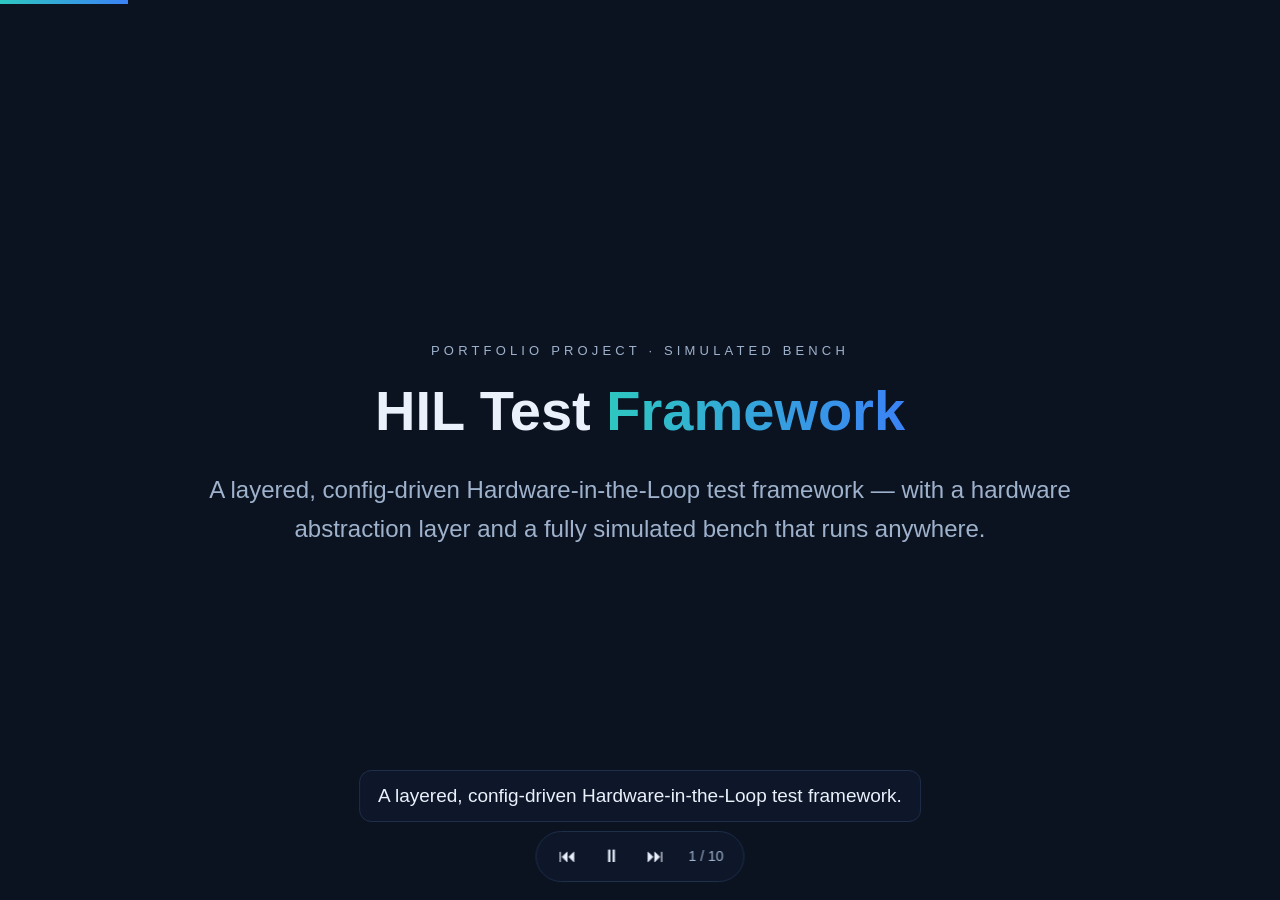
<file: docs/presentation/index.html>
<!DOCTYPE html>
<html lang="en">
<head>
<meta charset="utf-8" />
<meta name="viewport" content="width=device-width, initial-scale=1" />
<title>HIL Test Framework — Presentation</title>
<style>
  :root{--bg:#0b1220;--ink:#eaf1fb;--muted:#9fb2cc;--teal:#2ec7c0;--navy:#3b82f6;--pass:#37d67a;--check:#f4b740;--fail:#ff5c73;--line:#1e2f49}
  *{box-sizing:border-box}
  html,body{margin:0;height:100%;background:var(--bg);color:var(--ink);font:16px/1.6 -apple-system,Segoe UI,Roboto,Arial,sans-serif;overflow:hidden}
  .stage{position:fixed;inset:0;display:flex;align-items:center;justify-content:center}
  .slide{position:absolute;inset:0;display:flex;flex-direction:column;align-items:center;justify-content:center;
         padding:6vw;opacity:0;transform:translateY(24px) scale(.98);transition:opacity .6s ease,transform .6s ease;pointer-events:none}
  .slide.on{opacity:1;transform:none;pointer-events:auto}
  h1{font-size:clamp(28px,5vw,56px);margin:.1em 0;text-align:center;line-height:1.1}
  h2{font-size:clamp(22px,3.4vw,38px);margin:.1em 0 .3em;text-align:center}
  p.big{font-size:clamp(16px,2.1vw,24px);color:var(--muted);max-width:900px;text-align:center}
  .grad{background:linear-gradient(90deg,var(--teal),var(--navy));-webkit-background-clip:text;background-clip:text;color:transparent}
  .tag{color:var(--muted);letter-spacing:.32em;text-transform:uppercase;font-size:13px}
  /* layers */
  .layers{display:flex;flex-direction:column;gap:14px;width:min(760px,90vw)}
  .layer{border:1px solid var(--line);border-radius:14px;padding:16px 20px;background:#111d33;opacity:0;transform:translateX(-30px);transition:.5s}
  .slide.on .layer{opacity:1;transform:none}
  .slide.on .layer:nth-child(1){transition-delay:.2s}
  .slide.on .layer:nth-child(2){transition-delay:.5s}
  .slide.on .layer:nth-child(3){transition-delay:.8s}
  .layer b{color:var(--teal)}
  .layer small{color:var(--muted)}
  .arrow{color:var(--muted);text-align:center;font-size:20px}
  /* cards row */
  .row{display:flex;gap:18px;flex-wrap:wrap;justify-content:center}
  .mini{width:230px;border:1px solid var(--line);border-radius:14px;padding:18px;background:#111d33;opacity:0;transform:translateY(20px);transition:.5s}
  .slide.on .mini{opacity:1;transform:none}
  .slide.on .mini:nth-child(1){transition-delay:.2s}
  .slide.on .mini:nth-child(2){transition-delay:.45s}
  .slide.on .mini:nth-child(3){transition-delay:.7s}
  .mini h3{margin:.1em 0;color:var(--teal)}
  /* scope */
  canvas{background:#08111f;border:1px solid var(--line);border-radius:12px;width:min(760px,92vw);height:300px}
  code{background:#08111f;border:1px solid var(--line);border-radius:8px;padding:2px 7px;color:#bcd4ff;font-family:Consolas,monospace}
  pre{background:#08111f;border:1px solid var(--line);border-radius:12px;padding:18px;color:#bcd4ff;font:14px/1.6 Consolas,monospace;max-width:90vw;overflow:auto}
  .pill{padding:3px 12px;border-radius:20px;font-weight:800}
  .PASS{background:rgba(55,214,122,.16);color:var(--pass)} .CHECK{background:rgba(244,183,64,.16);color:var(--check)}
  .greens span{display:inline-block;margin:6px;padding:8px 14px;border:1px solid var(--line);border-radius:20px;background:#111d33}
  /* controls */
  .ctl{position:fixed;bottom:18px;left:50%;transform:translateX(-50%);display:flex;gap:10px;align-items:center;
       background:#0f1a2ecc;backdrop-filter:blur(6px);border:1px solid var(--line);border-radius:40px;padding:8px 14px;z-index:10}
  .ctl button{background:none;border:0;color:var(--ink);font-size:18px;cursor:pointer;padding:6px 8px;border-radius:8px}
  .ctl button:hover{background:#1b2b45}
  .cap{position:fixed;bottom:78px;left:50%;transform:translateX(-50%);max-width:min(900px,92vw);text-align:center;
       color:var(--ink);background:#0f1a2ecc;border:1px solid var(--line);border-radius:12px;padding:10px 18px;font-size:clamp(14px,1.8vw,19px)}
  .bar{position:fixed;top:0;left:0;height:4px;background:linear-gradient(90deg,var(--teal),var(--navy));width:0;transition:width .3s;z-index:10}
  .count{color:var(--muted);font-variant-numeric:tabular-nums;font-size:14px;padding:0 6px}
  a{color:var(--teal)}
</style>
</head>
<body>
<div class="bar" id="bar"></div>
<div class="stage" id="stage">

  <section class="slide">
    <p class="tag">Portfolio project · simulated bench</p>
    <h1>HIL Test <span class="grad">Framework</span></h1>
    <p class="big">A layered, config-driven Hardware-in-the-Loop test framework — with a hardware abstraction layer and a fully simulated bench that runs anywhere.</p>
  </section>

  <section class="slide">
    <h2>The problem</h2>
    <p class="big">Validating measurement hardware by hand is slow, inconsistent, and hard to repeat. Wiring test logic directly to instrument addresses makes every bench a rewrite.</p>
  </section>

  <section class="slide">
    <h2>Three layers, one direction of knowledge</h2>
    <div class="layers">
      <div class="layer"><b>Layer 1 — Suites</b><br><small>Robot Framework specs. Test intent only: no code, no addresses.</small></div>
      <div class="arrow">▼ keywords</div>
      <div class="layer"><b>Layer 2 — Engine</b><br><small>Plans, keyword algorithms, event bus, reporting. Speaks only to interfaces.</small></div>
      <div class="arrow">▼ Protocol interfaces</div>
      <div class="layer"><b>Layer 3 — HAL</b><br><small>The only layer that knows how the instrument is reached. Four implementations ship.</small></div>
    </div>
  </section>

  <section class="slide">
    <h2>One suite, any transport</h2>
    <p class="big">Layer 2 talks to <code>Protocol</code> interfaces, so the transport is a line in a YAML file — never a code change. Four are implemented and all four run in CI:</p>
    <div class="row">
      <div class="mini"><h3>Simulation</h3><small>in-process, zero dependencies</small></div>
      <div class="mini"><h3>Raw TCP / SCPI</h3><small>buffered reader, IEEE 488.2 blocks</small></div>
      <div class="mini"><h3>PyVISA</h3><small>pyvisa-sim, pyvisa-py, or NI-VISA</small></div>
      <div class="mini"><h3>Binary UDP</h3><small>the DUT's own protocol, with retries</small></div>
    </div>
    <p class="big">A parity test asserts a socket run and an in-process run produce byte-identical reports.</p>
  </section>

  <section class="slide">
    <h2>Config- and data-driven</h2>
    <p class="big">One <code>bench_config.yaml</code> selects the bench. CSV <em>plans</em> define scenarios. Re-target to a new device by editing a spreadsheet and flipping <code>enabled</code>.</p>
    <pre>name,enabled,detector,trigger_quantity,trigger,tol_pct,drive_a,detect_min_ms,detect_max_ms,relay_set_max_ms,hold_min_s
slow_ac,true,overcurrent,rms,200,3,300,1200,,5,3
fast_ac,true,fast_overcurrent,peak,500,3,780,,5,5,3</pre>
    <p class="big">Two timing columns, and the blanks matter: the slow row states a
    <em>floor</em>, the fast row a ceiling.</p>
  </section>

  <section class="slide">
    <h2>Five real test patterns</h2>
    <div class="row">
      <div class="mini"><h3>Line detection</h3><small>Find pick-up by creeping the supply up; prove drop-out sits lower; ride through a timed supply hole.</small></div>
      <div class="mini"><h3>Overcurrent, slow</h3><small>RMS trigger. Detection time is a <em>floor</em> — tripping early is the failure.</small></div>
      <div class="mini"><h3>Overcurrent, fast</h3><small>Instantaneous trigger, ceiling. In AC the measured time carries the sine's own phase delay.</small></div>
      <div class="mini"><h3>Harmonic</h3><small>AC content on a DC line. On an AC line the same reading means nothing.</small></div>
      <div class="mini"><h3>Analog output</h3><small>4&ndash;20 mA loop, converted back to kV and judged point by point.</small></div>
    </div>
  </section>

  <section class="slide">
    <h2>Oscilloscope-based timing</h2>
    <canvas id="scope" width="760" height="300"></canvas>
    <p class="big">One acquisition, <em>two probes</em>, three intervals: stimulus&nbsp;&rarr;&nbsp;digital pin is the device deciding, pin&nbsp;&rarr;&nbsp;contact is the relay catching up, and the sum is what the outside world sees. Three limits, three measurements &mdash; one probe on the relay lets a slow contact hide inside the detection budget. The edge threshold is derived from the trace, so any relay voltage works unconfigured.</p>
  </section>

  <section class="slide">
    <h2>Bracket the trigger; never read it back</h2>
    <pre>No trip below the window   184.3 A, relay idle     <span class="pill PASS">PASS</span>
Trip above the window      216.3 A, relay driven   <span class="pill PASS">PASS</span></pre>
    <p class="big">A tolerance claims the trip point lies inside a window. Driving the nominal trigger and checking the meter reads the nominal trigger measures the <em>generator</em> — it passes against a device with no detector in it. Sitting either side of the window is what pins the trip point down.</p>
  </section>

  <section class="slide">
    <h2>Event-sourced reporting</h2>
    <p class="big">Keywords <em>publish</em> results to an event bus; a recorder <em>subscribes</em> and renders the report. Test logic never touches output format — add a new format without changing a single test.</p>
  </section>

  <section class="slide">
    <h2>Verified green</h2>
    <div class="greens">
      <span>ruff ✓</span><span>mypy ✓</span><span>pytest — 153 passed</span>
      <span>Robot — 3 suites</span><span>Docker bench ✓</span><span>CI: py 3.10–3.12</span>
    </div>
    <p class="big" style="margin-top:24px">Python · Robot Framework · Protocol-based HAL · SCPI · PyVISA · binary UDP · Docker.<br>
    <a href="../demo/index.html">Try the interactive demo →</a></p>
  </section>

</div>

<div class="cap" id="cap"></div>
<div class="ctl">
  <button id="prev" title="Previous">⏮</button>
  <button id="play" title="Play/Pause">⏸</button>
  <button id="next" title="Next">⏭</button>
  <span class="count" id="count"></span>
</div>

<script>
  const slides = [...document.querySelectorAll('.slide')];
  const captions = [
    "A layered, config-driven Hardware-in-the-Loop test framework.",
    "Testing hardware by hand is slow and hard to repeat.",
    "Three layers — each knows strictly less than the one below it.",
    "The hardware abstraction layer makes simulated and real drivers interchangeable.",
    "Everything is driven by one config file and CSV test plans.",
    "Three recognisable test-and-measurement patterns.",
    "Detection timing is measured from a captured oscilloscope waveform.",
    "When output drifts, the framework calibrates itself and re-verifies.",
    "Results flow through an event bus into the reporter.",
    "All checks pass in CI. Try the interactive demo."
  ];
  const durations = [4200,4200,6500,5200,6000,5200,6500,5600,5200,7000];
  let i = 0, playing = true, timer = null;
  const bar = document.getElementById('bar'), cap = document.getElementById('cap'), count = document.getElementById('count');

  function show(n){
    slides[i].classList.remove('on');
    i = (n + slides.length) % slides.length;
    slides[i].classList.add('on');
    cap.textContent = captions[i];
    count.textContent = `${i+1} / ${slides.length}`;
    bar.style.width = ((i+1)/slides.length*100) + '%';
    if(i === 6) drawScopeAnim();
    schedule();
  }
  function schedule(){
    clearTimeout(timer);
    if(playing) timer = setTimeout(()=>show(i+1), durations[i]);
  }
  document.getElementById('next').onclick = ()=>show(i+1);
  document.getElementById('prev').onclick = ()=>show(i-1);
  document.getElementById('play').onclick = (e)=>{
    playing = !playing; e.target.textContent = playing ? '⏸' : '▶'; schedule();
  };
  document.addEventListener('keydown', e=>{
    if(e.key==='ArrowRight') show(i+1);
    if(e.key==='ArrowLeft') show(i-1);
    if(e.key===' '){ e.preventDefault(); document.getElementById('play').click(); }
  });

  // animated scope: relay edge sweeps in
  function drawScopeAnim(){
    const cv = document.getElementById('scope'), ctx = cv.getContext('2d');
    const W = cv.width, H = cv.height, gate = 2000, span = 2500, edge = 1200;
    let p = 0;
    function frame(){
      p = Math.min(1, p + 0.03);
      ctx.clearRect(0,0,W,H);
      ctx.strokeStyle='#152741'; ctx.lineWidth=1;
      for(let k=0;k<=10;k++){const x=k/10*W;ctx.beginPath();ctx.moveTo(x,0);ctx.lineTo(x,H);ctx.stroke();}
      for(let k=0;k<=6;k++){const y=k/6*H;ctx.beginPath();ctx.moveTo(0,y);ctx.lineTo(W,y);ctx.stroke();}
      const xOf = ms=>ms/span*W, yLow=H*.8, yHigh=H*.25;
      const shownEdge = edge; const drawTo = span*p;
      ctx.strokeStyle='#2ec7c0'; ctx.lineWidth=3; ctx.beginPath(); ctx.moveTo(0,yLow);
      if(drawTo < shownEdge){ ctx.lineTo(xOf(drawTo),yLow); }
      else { ctx.lineTo(xOf(shownEdge),yLow); ctx.lineTo(xOf(shownEdge),yHigh); ctx.lineTo(xOf(drawTo),yHigh); }
      ctx.stroke();
      ctx.strokeStyle='#ff5c73'; ctx.setLineDash([6,5]); ctx.lineWidth=1.5;
      ctx.beginPath(); ctx.moveTo(xOf(gate),0); ctx.lineTo(xOf(gate),H); ctx.stroke(); ctx.setLineDash([]);
      ctx.fillStyle='#ff9db0'; ctx.font='13px monospace'; ctx.fillText('gate 2000ms', xOf(gate)+6, 18);
      if(drawTo >= shownEdge){
        ctx.strokeStyle='#f4b740'; ctx.setLineDash([4,4]);
        ctx.beginPath(); ctx.moveTo(xOf(shownEdge),0); ctx.lineTo(xOf(shownEdge),H); ctx.stroke(); ctx.setLineDash([]);
        ctx.fillStyle='#f4b740'; ctx.fillText('t = 1200ms', xOf(shownEdge)+6, H-10);
      }
      ctx.fillStyle='#9fb2cc'; ctx.fillText('relay (0→3.3V)', 8, 18);
      if(p < 1 && slides[6].classList.contains('on')) requestAnimationFrame(frame);
    }
    frame();
  }

  slides[0].classList.add('on');
  cap.textContent = captions[0]; count.textContent = `1 / ${slides.length}`; bar.style.width = (1/slides.length*100)+'%';
  schedule();
</script>
</body>
</html>
</file>
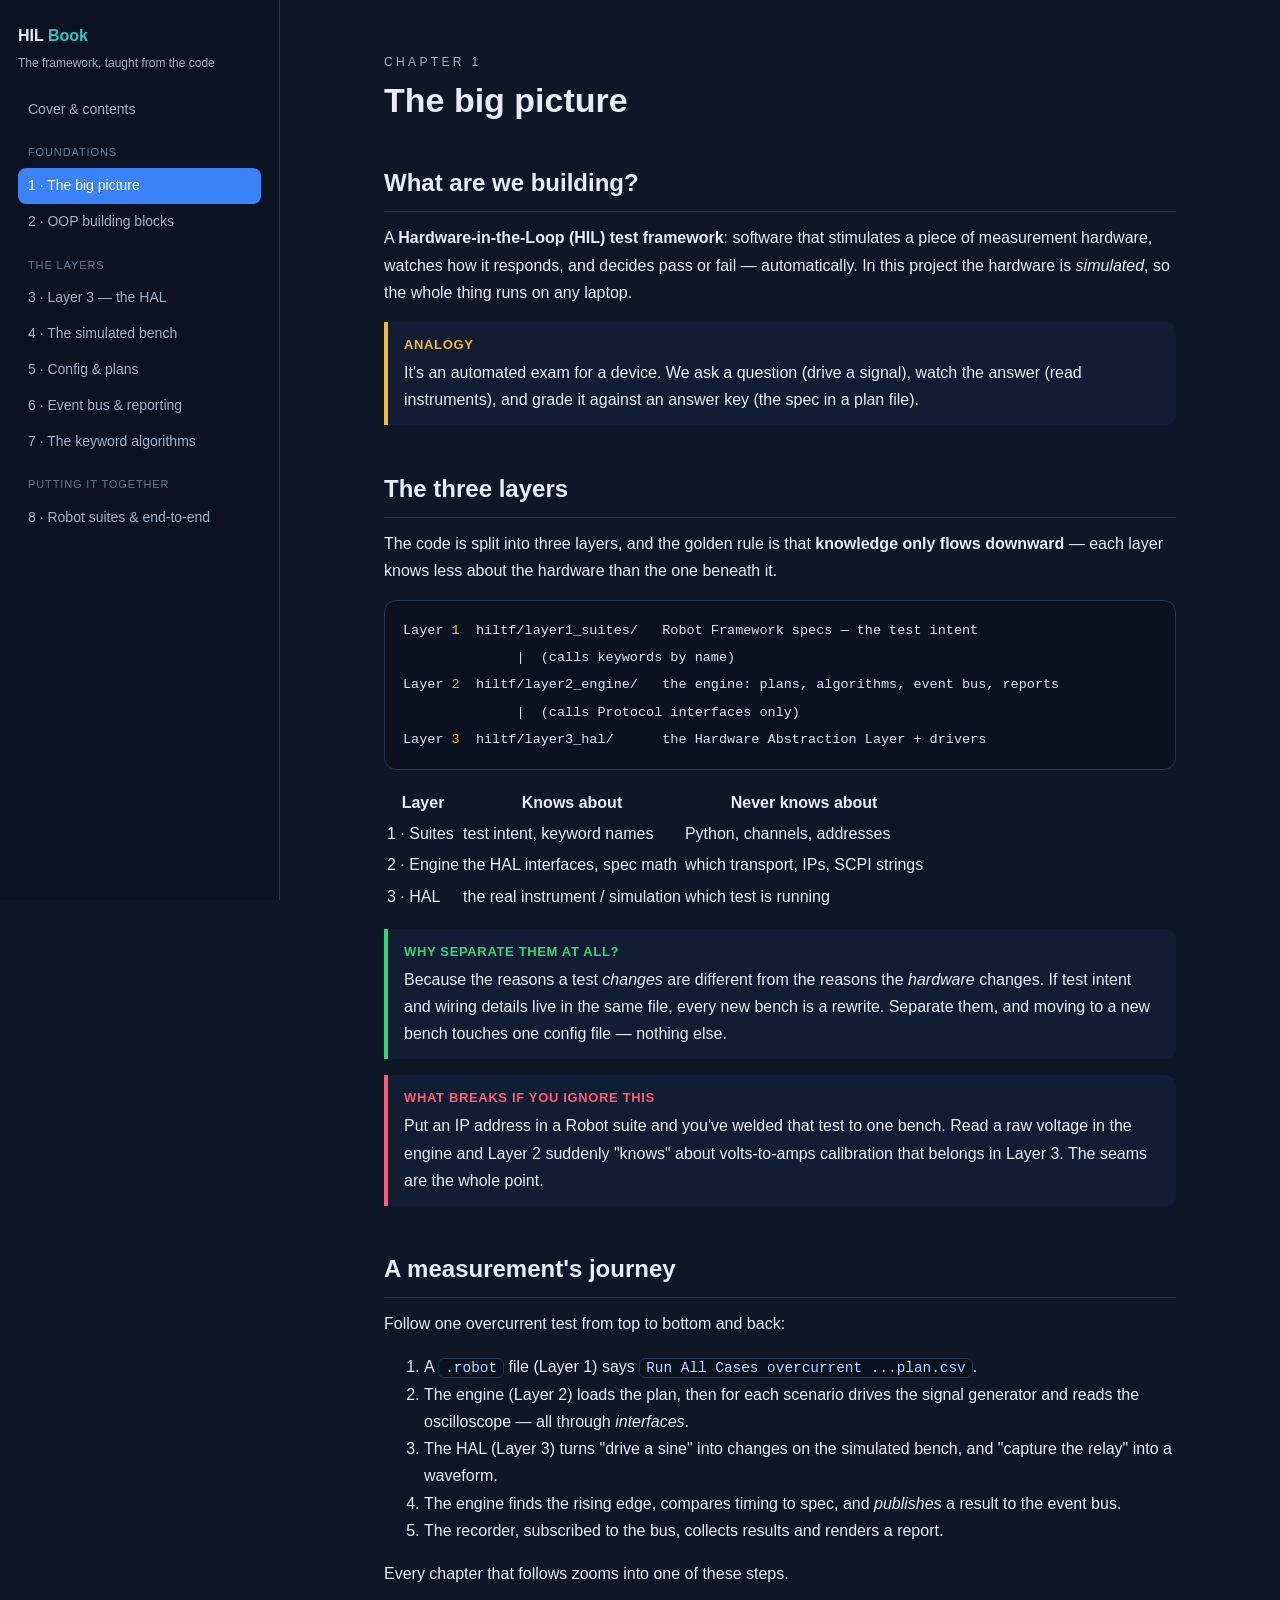
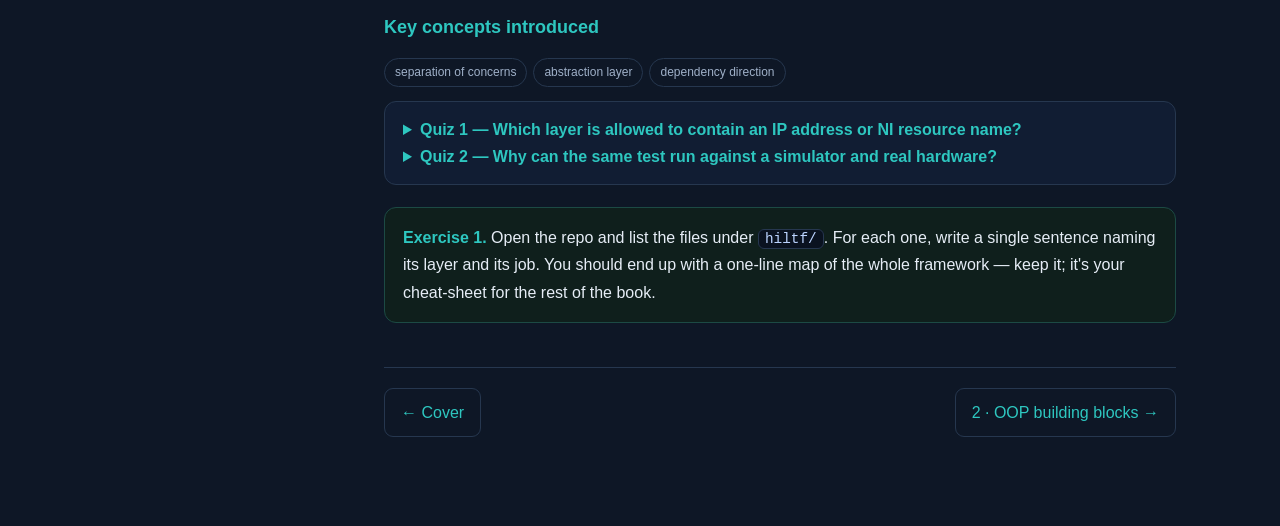
<file: docs/book/ch1.html>
<!DOCTYPE html>
<html lang="en">
<head>
<meta charset="utf-8" />
<meta name="viewport" content="width=device-width, initial-scale=1" />
<title>1 · The big picture</title>
<link rel="stylesheet" href="book.css" />
</head>
<body>
<div class="layout">
<nav class="side">
  <div class="brand">HIL <span>Book</span></div>
  <div class="sub">The framework, taught from the code</div>
  <a href="index.html">Cover &amp; contents</a>
  <div class="grp">Foundations</div>
  <a href="ch1.html">1 · The big picture</a>
  <a href="ch2.html">2 · OOP building blocks</a>
  <div class="grp">The layers</div>
  <a href="ch3.html">3 · Layer 3 — the HAL</a>
  <a href="ch4.html">4 · The simulated bench</a>
  <a href="ch5.html">5 · Config &amp; plans</a>
  <a href="ch6.html">6 · Event bus &amp; reporting</a>
  <a href="ch7.html">7 · The keyword algorithms</a>
  <div class="grp">Putting it together</div>
  <a href="ch8.html">8 · Robot suites &amp; end-to-end</a>
</nav>
<main class="main">
  <p class="tag">Chapter 1</p>
  <h1>The big picture</h1>

  <h2>What are we building?</h2>
  <p>A <b>Hardware-in-the-Loop (HIL) test framework</b>: software that stimulates a piece
  of measurement hardware, watches how it responds, and decides pass or fail — automatically.
  In this project the hardware is <em>simulated</em>, so the whole thing runs on any laptop.</p>

  <div class="box analogy"><b>Analogy</b>
  It's an automated exam for a device. We ask a question (drive a signal), watch the
  answer (read instruments), and grade it against an answer key (the spec in a plan file).</div>

  <h2>The three layers</h2>
  <p>The code is split into three layers, and the golden rule is that <b>knowledge only
  flows downward</b> — each layer knows less about the hardware than the one beneath it.</p>

<pre><code class="python">Layer 1  hiltf/layer1_suites/   Robot Framework specs — the test intent
              |  (calls keywords by name)
Layer 2  hiltf/layer2_engine/   the engine: plans, algorithms, event bus, reports
              |  (calls Protocol interfaces only)
Layer 3  hiltf/layer3_hal/      the Hardware Abstraction Layer + drivers</code></pre>

  <table>
    <tr><th>Layer</th><th>Knows about</th><th>Never knows about</th></tr>
    <tr><td>1 · Suites</td><td>test intent, keyword names</td><td>Python, channels, addresses</td></tr>
    <tr><td>2 · Engine</td><td>the HAL interfaces, spec math</td><td>which transport, IPs, SCPI strings</td></tr>
    <tr><td>3 · HAL</td><td>the real instrument / simulation</td><td>which test is running</td></tr>
  </table>

  <div class="box why"><b>Why separate them at all?</b>
  Because the reasons a test <em>changes</em> are different from the reasons the
  <em>hardware</em> changes. If test intent and wiring details live in the same file,
  every new bench is a rewrite. Separate them, and moving to a new bench touches one
  config file — nothing else.</div>

  <div class="box break"><b>What breaks if you ignore this</b>
  Put an IP address in a Robot suite and you've welded that test to one bench. Read a
  raw voltage in the engine and Layer 2 suddenly "knows" about volts-to-amps calibration
  that belongs in Layer 3. The seams are the whole point.</div>

  <h2>A measurement's journey</h2>
  <p>Follow one overcurrent test from top to bottom and back:</p>
  <ol>
    <li>A <code>.robot</code> file (Layer 1) says <code>Run All Cases  overcurrent  ...plan.csv</code>.</li>
    <li>The engine (Layer 2) loads the plan, then for each scenario drives the signal
        generator and reads the oscilloscope — all through <em>interfaces</em>.</li>
    <li>The HAL (Layer 3) turns "drive a sine" into changes on the simulated bench, and
        "capture the relay" into a waveform.</li>
    <li>The engine finds the rising edge, compares timing to spec, and <em>publishes</em>
        a result to the event bus.</li>
    <li>The recorder, subscribed to the bus, collects results and renders a report.</li>
  </ol>
  <p>Every chapter that follows zooms into one of these steps.</p>

  <h3>Key concepts introduced</h3>
  <p class="pillrow"><span>separation of concerns</span><span>abstraction layer</span><span>dependency direction</span></p>

  <div class="quiz">
    <details><summary>Quiz 1 — Which layer is allowed to contain an IP address or NI resource name?</summary>
    <p>Only <b>Layer 3 (the HAL)</b>. It is the single place that knows how an instrument
    is actually reached. Layers 1 and 2 speak in abstractions.</p></details>
    <details><summary>Quiz 2 — Why can the same test run against a simulator and real hardware?</summary>
    <p>Because Layer 2 only ever calls <b>interfaces</b>, not concrete drivers. A simulated
    driver and a real driver both satisfy the interface, so they're interchangeable.</p></details>
  </div>

  <div class="exercise"><b>Exercise 1.</b>
  Open the repo and list the files under <code>hiltf/</code>. For each one, write a single
  sentence naming its layer and its job. You should end up with a one-line map of the
  whole framework — keep it; it's your cheat-sheet for the rest of the book.</div>

  <div class="nav"><a href="index.html">← Cover</a><a href="ch2.html">2 · OOP building blocks →</a></div>
</main>
</div>
<script src="book.js"></script>
</body>
</html>
</file>
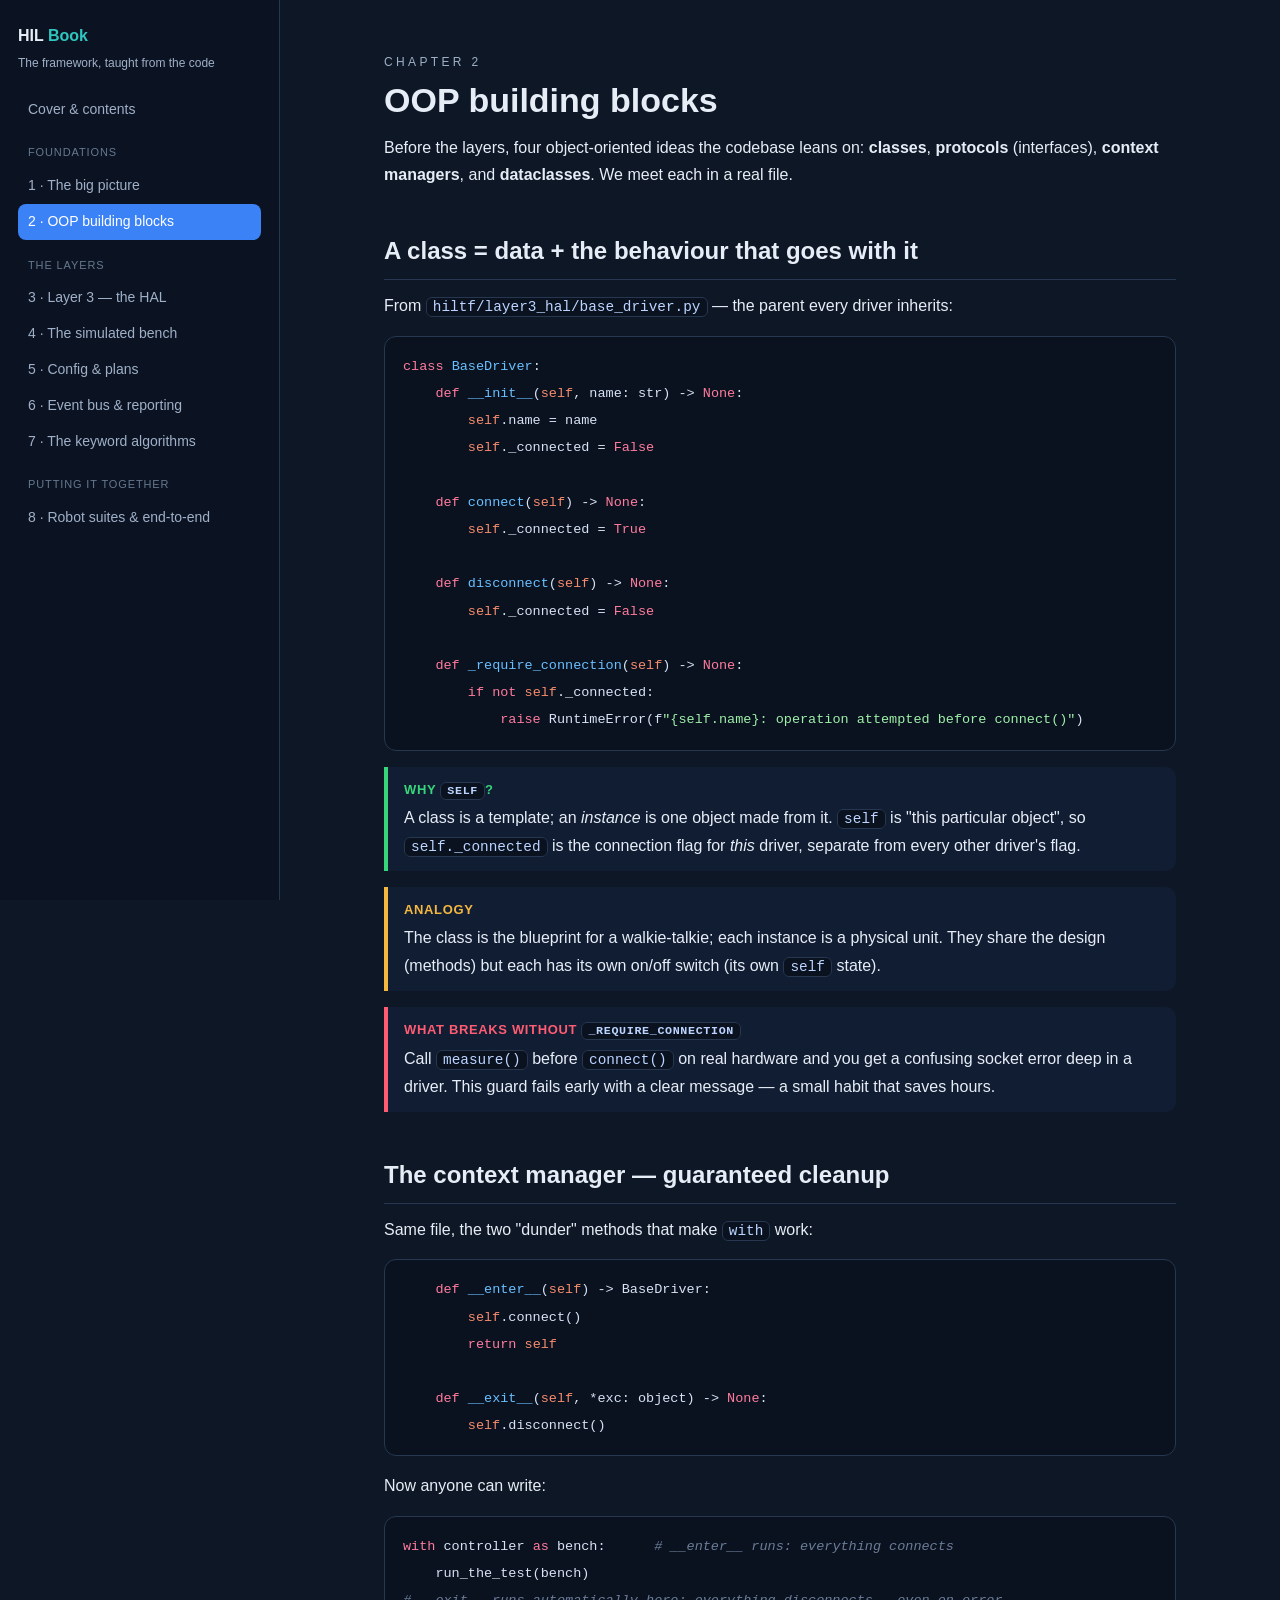
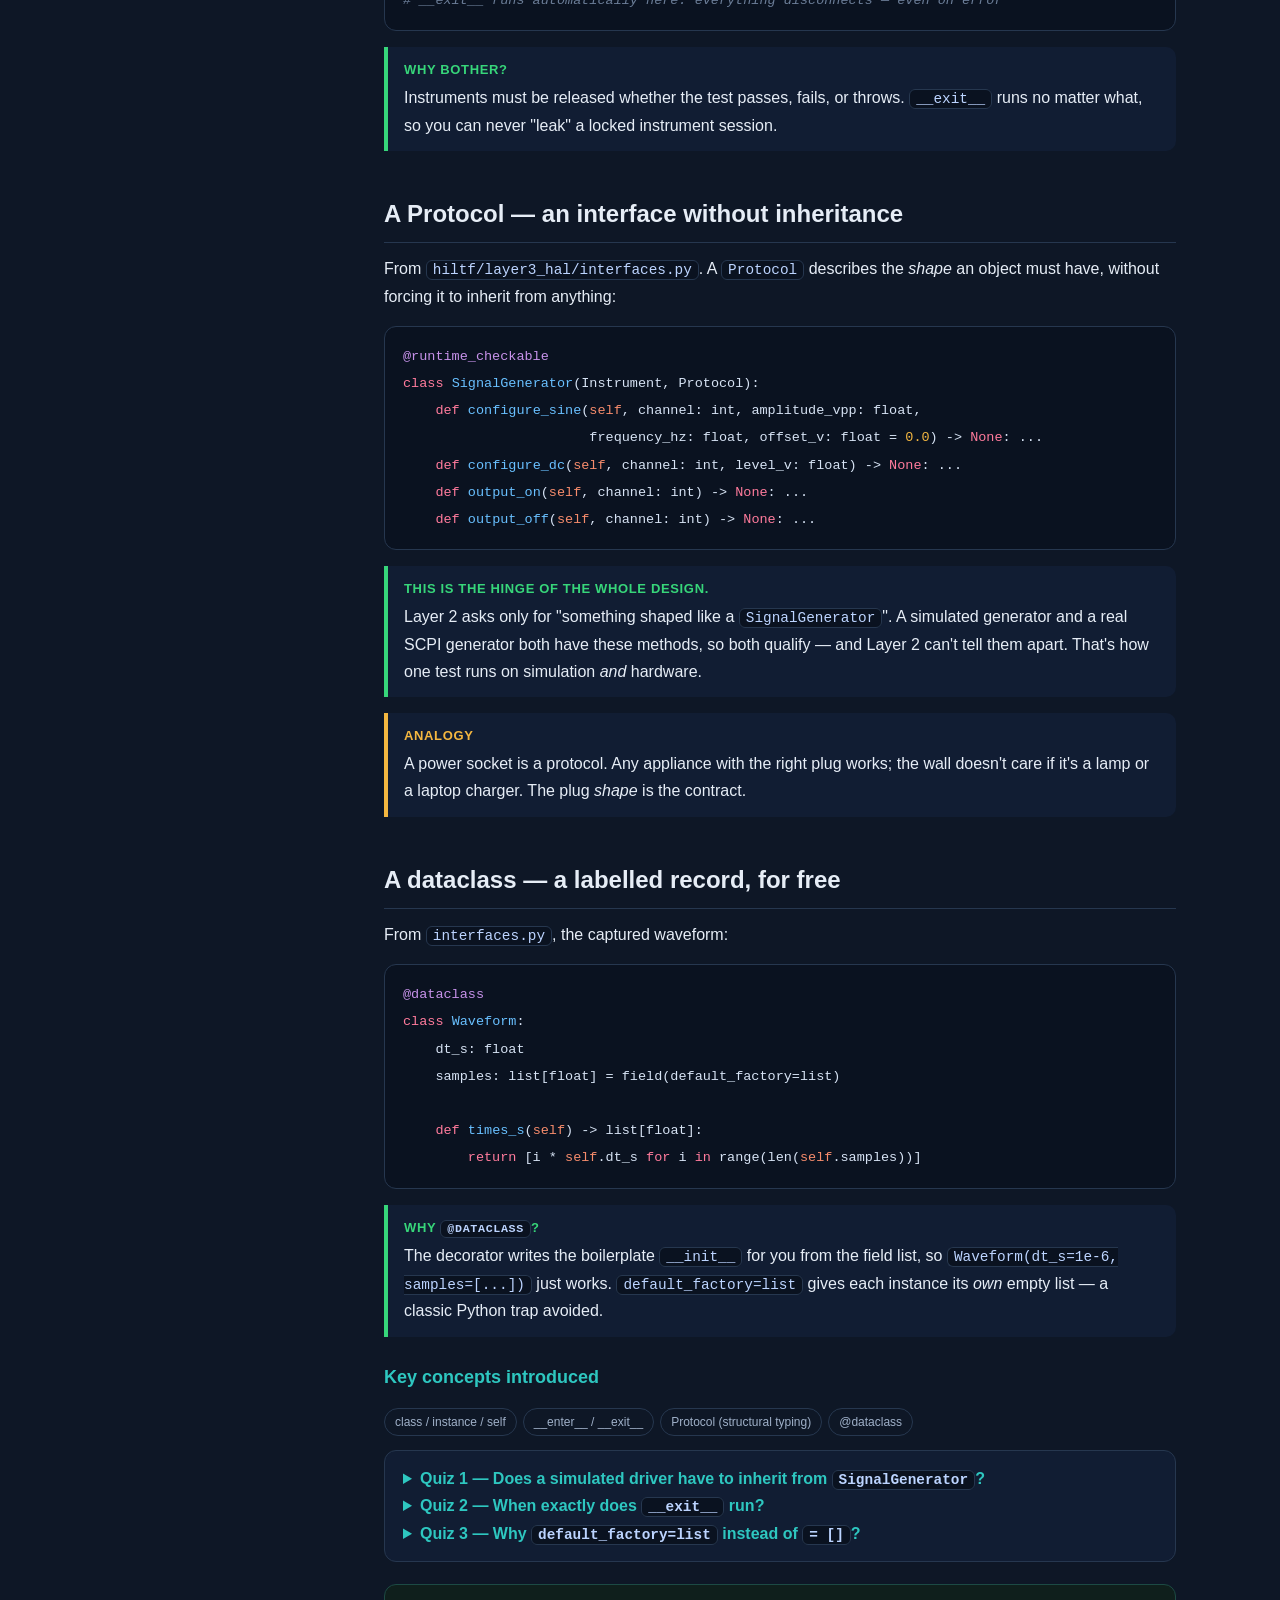
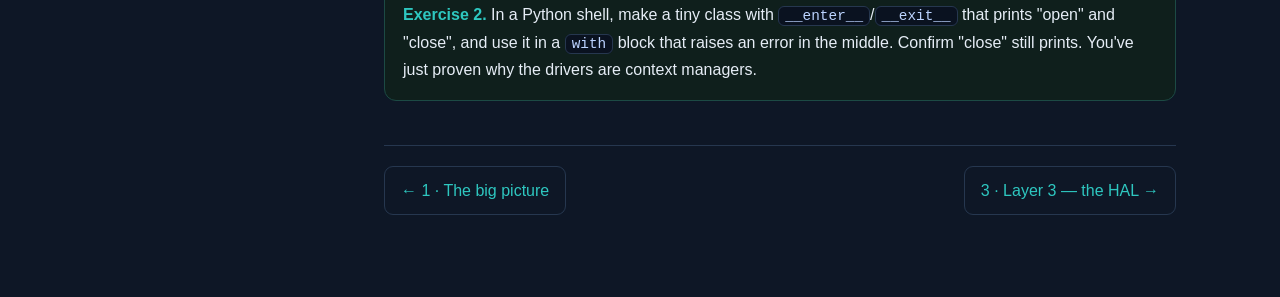
<file: docs/book/ch2.html>
<!DOCTYPE html>
<html lang="en">
<head>
<meta charset="utf-8" />
<meta name="viewport" content="width=device-width, initial-scale=1" />
<title>2 · OOP building blocks</title>
<link rel="stylesheet" href="book.css" />
</head>
<body>
<div class="layout">
<nav class="side">
  <div class="brand">HIL <span>Book</span></div>
  <div class="sub">The framework, taught from the code</div>
  <a href="index.html">Cover &amp; contents</a>
  <div class="grp">Foundations</div>
  <a href="ch1.html">1 · The big picture</a>
  <a href="ch2.html">2 · OOP building blocks</a>
  <div class="grp">The layers</div>
  <a href="ch3.html">3 · Layer 3 — the HAL</a>
  <a href="ch4.html">4 · The simulated bench</a>
  <a href="ch5.html">5 · Config &amp; plans</a>
  <a href="ch6.html">6 · Event bus &amp; reporting</a>
  <a href="ch7.html">7 · The keyword algorithms</a>
  <div class="grp">Putting it together</div>
  <a href="ch8.html">8 · Robot suites &amp; end-to-end</a>
</nav>
<main class="main">
  <p class="tag">Chapter 2</p>
  <h1>OOP building blocks</h1>
  <p>Before the layers, four object-oriented ideas the codebase leans on: <b>classes</b>,
  <b>protocols</b> (interfaces), <b>context managers</b>, and <b>dataclasses</b>. We meet
  each in a real file.</p>

  <h2>A class = data + the behaviour that goes with it</h2>
  <p>From <code>hiltf/layer3_hal/base_driver.py</code> — the parent every driver inherits:</p>
<pre><code class="python">class BaseDriver:
    def __init__(self, name: str) -> None:
        self.name = name
        self._connected = False

    def connect(self) -> None:
        self._connected = True

    def disconnect(self) -> None:
        self._connected = False

    def _require_connection(self) -> None:
        if not self._connected:
            raise RuntimeError(f"{self.name}: operation attempted before connect()")</code></pre>

  <div class="box why"><b>Why <code>self</code>?</b>
  A class is a template; an <em>instance</em> is one object made from it. <code>self</code>
  is "this particular object", so <code>self._connected</code> is the connection flag for
  <em>this</em> driver, separate from every other driver's flag.</div>

  <div class="box analogy"><b>Analogy</b>
  The class is the blueprint for a walkie-talkie; each instance is a physical unit. They
  share the design (methods) but each has its own on/off switch (its own <code>self</code> state).</div>

  <div class="box break"><b>What breaks without <code>_require_connection</code></b>
  Call <code>measure()</code> before <code>connect()</code> on real hardware and you get a
  confusing socket error deep in a driver. This guard fails early with a clear message —
  a small habit that saves hours.</div>

  <h2>The context manager — guaranteed cleanup</h2>
  <p>Same file, the two "dunder" methods that make <code>with</code> work:</p>
<pre><code class="python">    def __enter__(self) -> BaseDriver:
        self.connect()
        return self

    def __exit__(self, *exc: object) -> None:
        self.disconnect()</code></pre>
  <p>Now anyone can write:</p>
<pre><code class="python">with controller as bench:      # __enter__ runs: everything connects
    run_the_test(bench)
# __exit__ runs automatically here: everything disconnects — even on error</code></pre>

  <div class="box why"><b>Why bother?</b>
  Instruments must be released whether the test passes, fails, or throws. <code>__exit__</code>
  runs no matter what, so you can never "leak" a locked instrument session.</div>

  <h2>A Protocol — an interface without inheritance</h2>
  <p>From <code>hiltf/layer3_hal/interfaces.py</code>. A <code>Protocol</code> describes the
  <em>shape</em> an object must have, without forcing it to inherit from anything:</p>
<pre><code class="python">@runtime_checkable
class SignalGenerator(Instrument, Protocol):
    def configure_sine(self, channel: int, amplitude_vpp: float,
                       frequency_hz: float, offset_v: float = 0.0) -> None: ...
    def configure_dc(self, channel: int, level_v: float) -> None: ...
    def output_on(self, channel: int) -> None: ...
    def output_off(self, channel: int) -> None: ...</code></pre>

  <div class="box why"><b>This is the hinge of the whole design.</b>
  Layer 2 asks only for "something shaped like a <code>SignalGenerator</code>". A simulated
  generator and a real SCPI generator both have these methods, so both qualify — and Layer 2
  can't tell them apart. That's how one test runs on simulation <em>and</em> hardware.</div>

  <div class="box analogy"><b>Analogy</b>
  A power socket is a protocol. Any appliance with the right plug works; the wall doesn't
  care if it's a lamp or a laptop charger. The plug <em>shape</em> is the contract.</div>

  <h2>A dataclass — a labelled record, for free</h2>
  <p>From <code>interfaces.py</code>, the captured waveform:</p>
<pre><code class="python">@dataclass
class Waveform:
    dt_s: float
    samples: list[float] = field(default_factory=list)

    def times_s(self) -> list[float]:
        return [i * self.dt_s for i in range(len(self.samples))]</code></pre>

  <div class="box why"><b>Why <code>@dataclass</code>?</b>
  The decorator writes the boilerplate <code>__init__</code> for you from the field list, so
  <code>Waveform(dt_s=1e-6, samples=[...])</code> just works. <code>default_factory=list</code>
  gives each instance its <em>own</em> empty list — a classic Python trap avoided.</div>

  <h3>Key concepts introduced</h3>
  <p class="pillrow"><span>class / instance / self</span><span>__enter__ / __exit__</span><span>Protocol (structural typing)</span><span>@dataclass</span></p>

  <div class="quiz">
    <details><summary>Quiz 1 — Does a simulated driver have to inherit from <code>SignalGenerator</code>?</summary>
    <p>No. Because <code>SignalGenerator</code> is a <b>Protocol</b>, any object with the right
    methods satisfies it structurally — inheritance is optional.</p></details>
    <details><summary>Quiz 2 — When exactly does <code>__exit__</code> run?</summary>
    <p>When the <code>with</code> block ends, for <b>any</b> reason — normal completion or an
    exception. That's what makes it safe for releasing hardware.</p></details>
    <details><summary>Quiz 3 — Why <code>default_factory=list</code> instead of <code>= []</code>?</summary>
    <p>A bare <code>[]</code> default would be shared across all instances (a mutable-default
    bug). The factory builds a fresh list per instance.</p></details>
  </div>

  <div class="exercise"><b>Exercise 2.</b>
  In a Python shell, make a tiny class with <code>__enter__</code>/<code>__exit__</code> that
  prints "open" and "close", and use it in a <code>with</code> block that raises an error in
  the middle. Confirm "close" still prints. You've just proven why the drivers are context managers.</div>

  <div class="nav"><a href="ch1.html">← 1 · The big picture</a><a href="ch3.html">3 · Layer 3 — the HAL →</a></div>
</main>
</div>
<script src="book.js"></script>
</body>
</html>
</file>
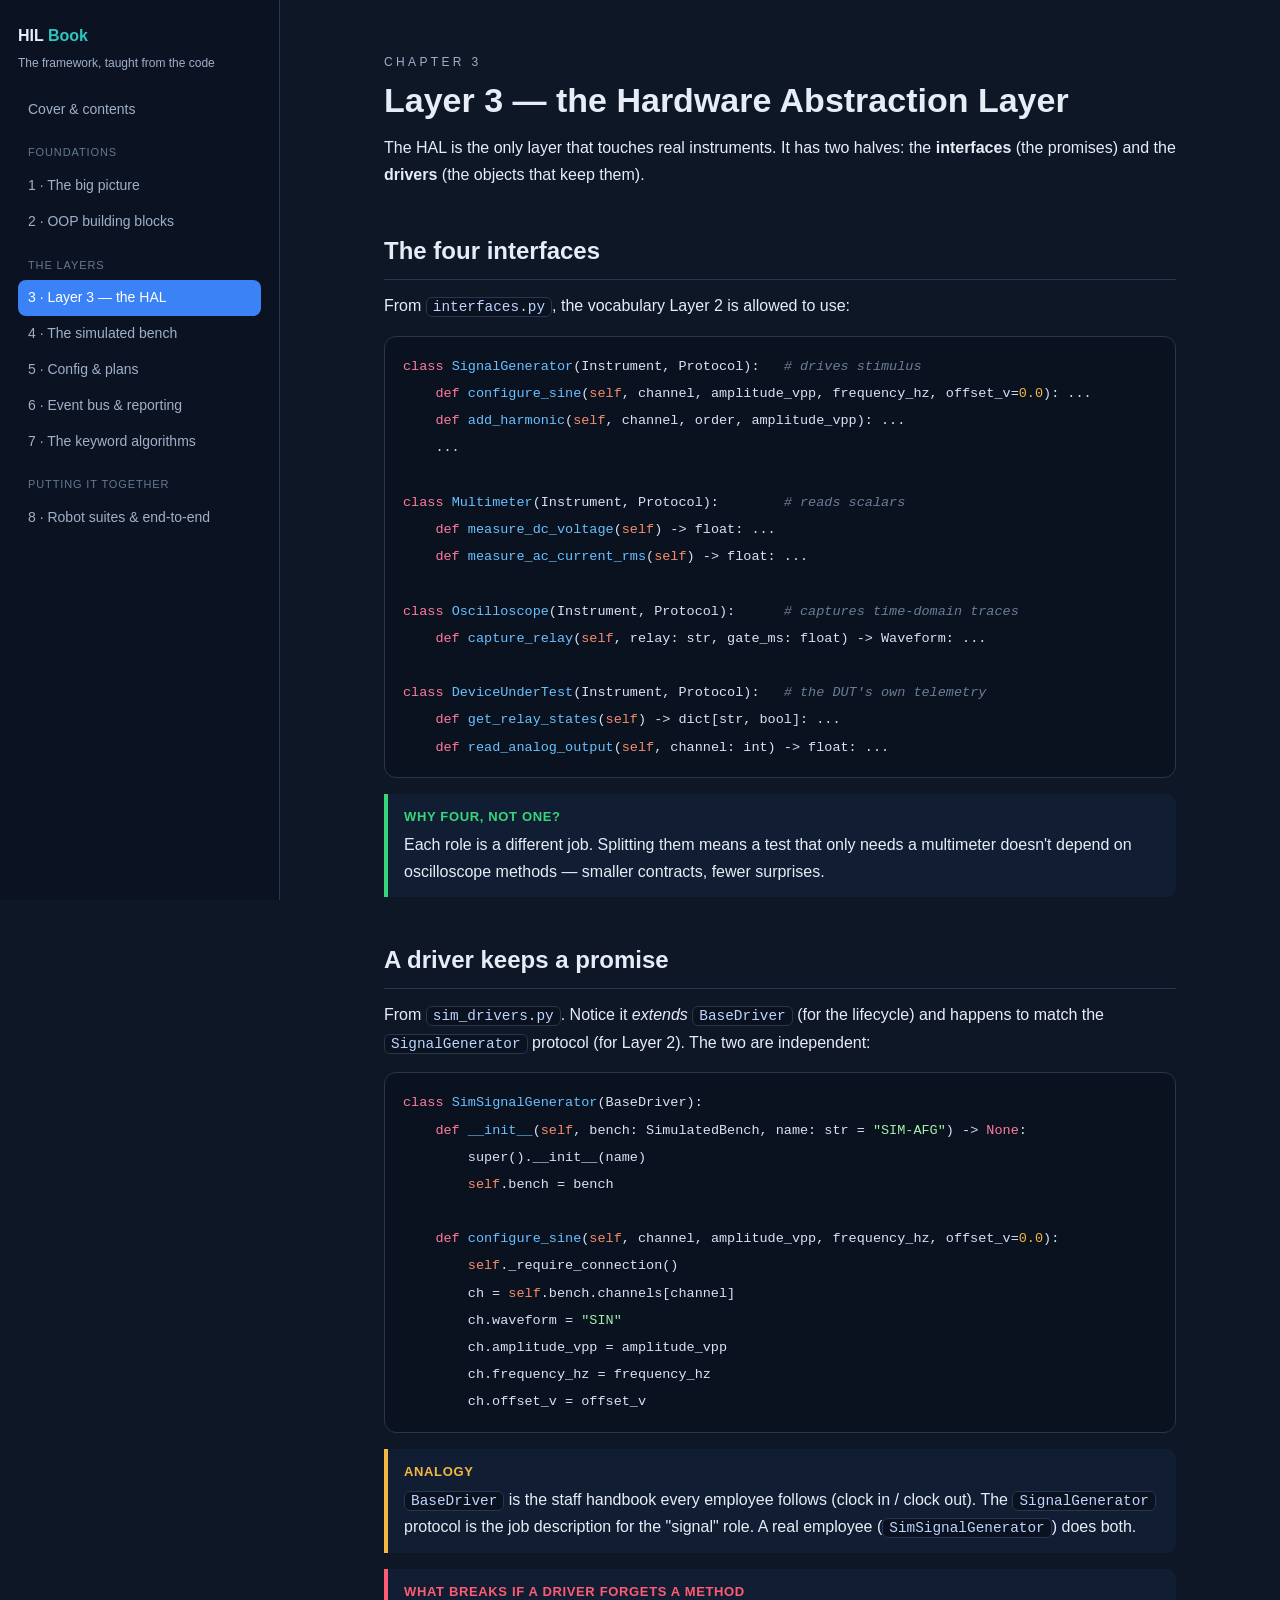
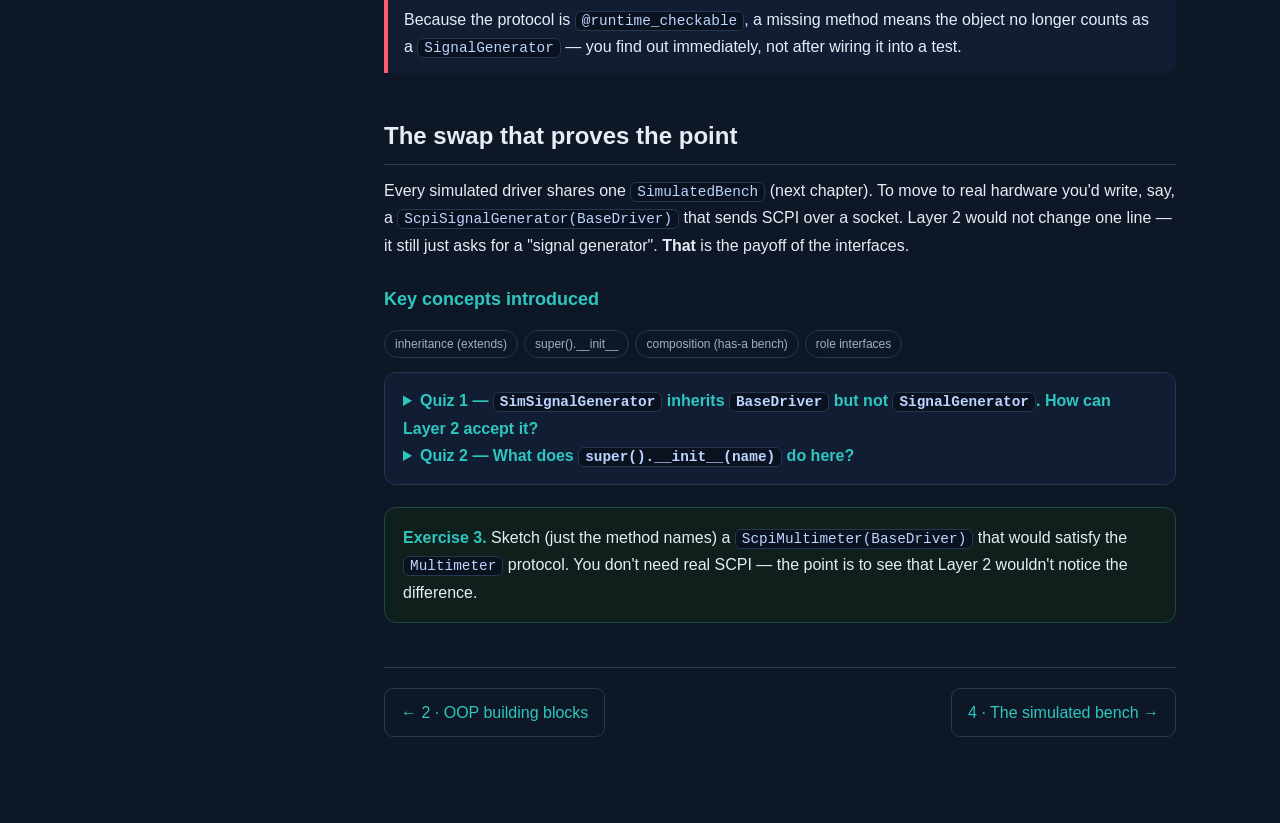
<file: docs/book/ch3.html>
<!DOCTYPE html>
<html lang="en">
<head>
<meta charset="utf-8" />
<meta name="viewport" content="width=device-width, initial-scale=1" />
<title>3 · Layer 3 — the HAL</title>
<link rel="stylesheet" href="book.css" />
</head>
<body>
<div class="layout">
<nav class="side">
  <div class="brand">HIL <span>Book</span></div>
  <div class="sub">The framework, taught from the code</div>
  <a href="index.html">Cover &amp; contents</a>
  <div class="grp">Foundations</div>
  <a href="ch1.html">1 · The big picture</a>
  <a href="ch2.html">2 · OOP building blocks</a>
  <div class="grp">The layers</div>
  <a href="ch3.html">3 · Layer 3 — the HAL</a>
  <a href="ch4.html">4 · The simulated bench</a>
  <a href="ch5.html">5 · Config &amp; plans</a>
  <a href="ch6.html">6 · Event bus &amp; reporting</a>
  <a href="ch7.html">7 · The keyword algorithms</a>
  <div class="grp">Putting it together</div>
  <a href="ch8.html">8 · Robot suites &amp; end-to-end</a>
</nav>
<main class="main">
  <p class="tag">Chapter 3</p>
  <h1>Layer 3 — the Hardware Abstraction Layer</h1>
  <p>The HAL is the only layer that touches real instruments. It has two halves: the
  <b>interfaces</b> (the promises) and the <b>drivers</b> (the objects that keep them).</p>

  <h2>The four interfaces</h2>
  <p>From <code>interfaces.py</code>, the vocabulary Layer 2 is allowed to use:</p>
<pre><code class="python">class SignalGenerator(Instrument, Protocol):   # drives stimulus
    def configure_sine(self, channel, amplitude_vpp, frequency_hz, offset_v=0.0): ...
    def add_harmonic(self, channel, order, amplitude_vpp): ...
    ...

class Multimeter(Instrument, Protocol):        # reads scalars
    def measure_dc_voltage(self) -> float: ...
    def measure_ac_current_rms(self) -> float: ...

class Oscilloscope(Instrument, Protocol):      # captures time-domain traces
    def capture_relay(self, relay: str, gate_ms: float) -> Waveform: ...

class DeviceUnderTest(Instrument, Protocol):   # the DUT's own telemetry
    def get_relay_states(self) -> dict[str, bool]: ...
    def read_analog_output(self, channel: int) -> float: ...</code></pre>

  <div class="box why"><b>Why four, not one?</b>
  Each role is a different job. Splitting them means a test that only needs a multimeter
  doesn't depend on oscilloscope methods — smaller contracts, fewer surprises.</div>

  <h2>A driver keeps a promise</h2>
  <p>From <code>sim_drivers.py</code>. Notice it <em>extends</em> <code>BaseDriver</code>
  (for the lifecycle) and happens to match the <code>SignalGenerator</code> protocol
  (for Layer 2). The two are independent:</p>
<pre><code class="python">class SimSignalGenerator(BaseDriver):
    def __init__(self, bench: SimulatedBench, name: str = "SIM-AFG") -> None:
        super().__init__(name)
        self.bench = bench

    def configure_sine(self, channel, amplitude_vpp, frequency_hz, offset_v=0.0):
        self._require_connection()
        ch = self.bench.channels[channel]
        ch.waveform = "SIN"
        ch.amplitude_vpp = amplitude_vpp
        ch.frequency_hz = frequency_hz
        ch.offset_v = offset_v</code></pre>

  <div class="box analogy"><b>Analogy</b>
  <code>BaseDriver</code> is the staff handbook every employee follows (clock in / clock out).
  The <code>SignalGenerator</code> protocol is the job description for the "signal" role.
  A real employee (<code>SimSignalGenerator</code>) does both.</div>

  <div class="box break"><b>What breaks if a driver forgets a method</b>
  Because the protocol is <code>@runtime_checkable</code>, a missing method means the object
  no longer counts as a <code>SignalGenerator</code> — you find out immediately, not after
  wiring it into a test.</div>

  <h2>The swap that proves the point</h2>
  <p>Every simulated driver shares one <code>SimulatedBench</code> (next chapter). To move to
  real hardware you'd write, say, a <code>ScpiSignalGenerator(BaseDriver)</code> that sends
  SCPI over a socket. Layer 2 would not change one line — it still just asks for a
  "signal generator". <b>That</b> is the payoff of the interfaces.</p>

  <h3>Key concepts introduced</h3>
  <p class="pillrow"><span>inheritance (extends)</span><span>super().__init__</span><span>composition (has-a bench)</span><span>role interfaces</span></p>

  <div class="quiz">
    <details><summary>Quiz 1 — <code>SimSignalGenerator</code> inherits <code>BaseDriver</code> but not <code>SignalGenerator</code>. How can Layer 2 accept it?</summary>
    <p>Structural typing: it <em>has</em> the methods the <code>SignalGenerator</code> protocol
    lists, so it satisfies the protocol without inheriting it.</p></details>
    <details><summary>Quiz 2 — What does <code>super().__init__(name)</code> do here?</summary>
    <p>Runs <code>BaseDriver.__init__</code> so the connection flag and name get set up before
    the subclass adds its own <code>self.bench</code>.</p></details>
  </div>

  <div class="exercise"><b>Exercise 3.</b>
  Sketch (just the method names) a <code>ScpiMultimeter(BaseDriver)</code> that would satisfy
  the <code>Multimeter</code> protocol. You don't need real SCPI — the point is to see that
  Layer 2 wouldn't notice the difference.</div>

  <div class="nav"><a href="ch2.html">← 2 · OOP building blocks</a><a href="ch4.html">4 · The simulated bench →</a></div>
</main>
</div>
<script src="book.js"></script>
</body>
</html>
</file>
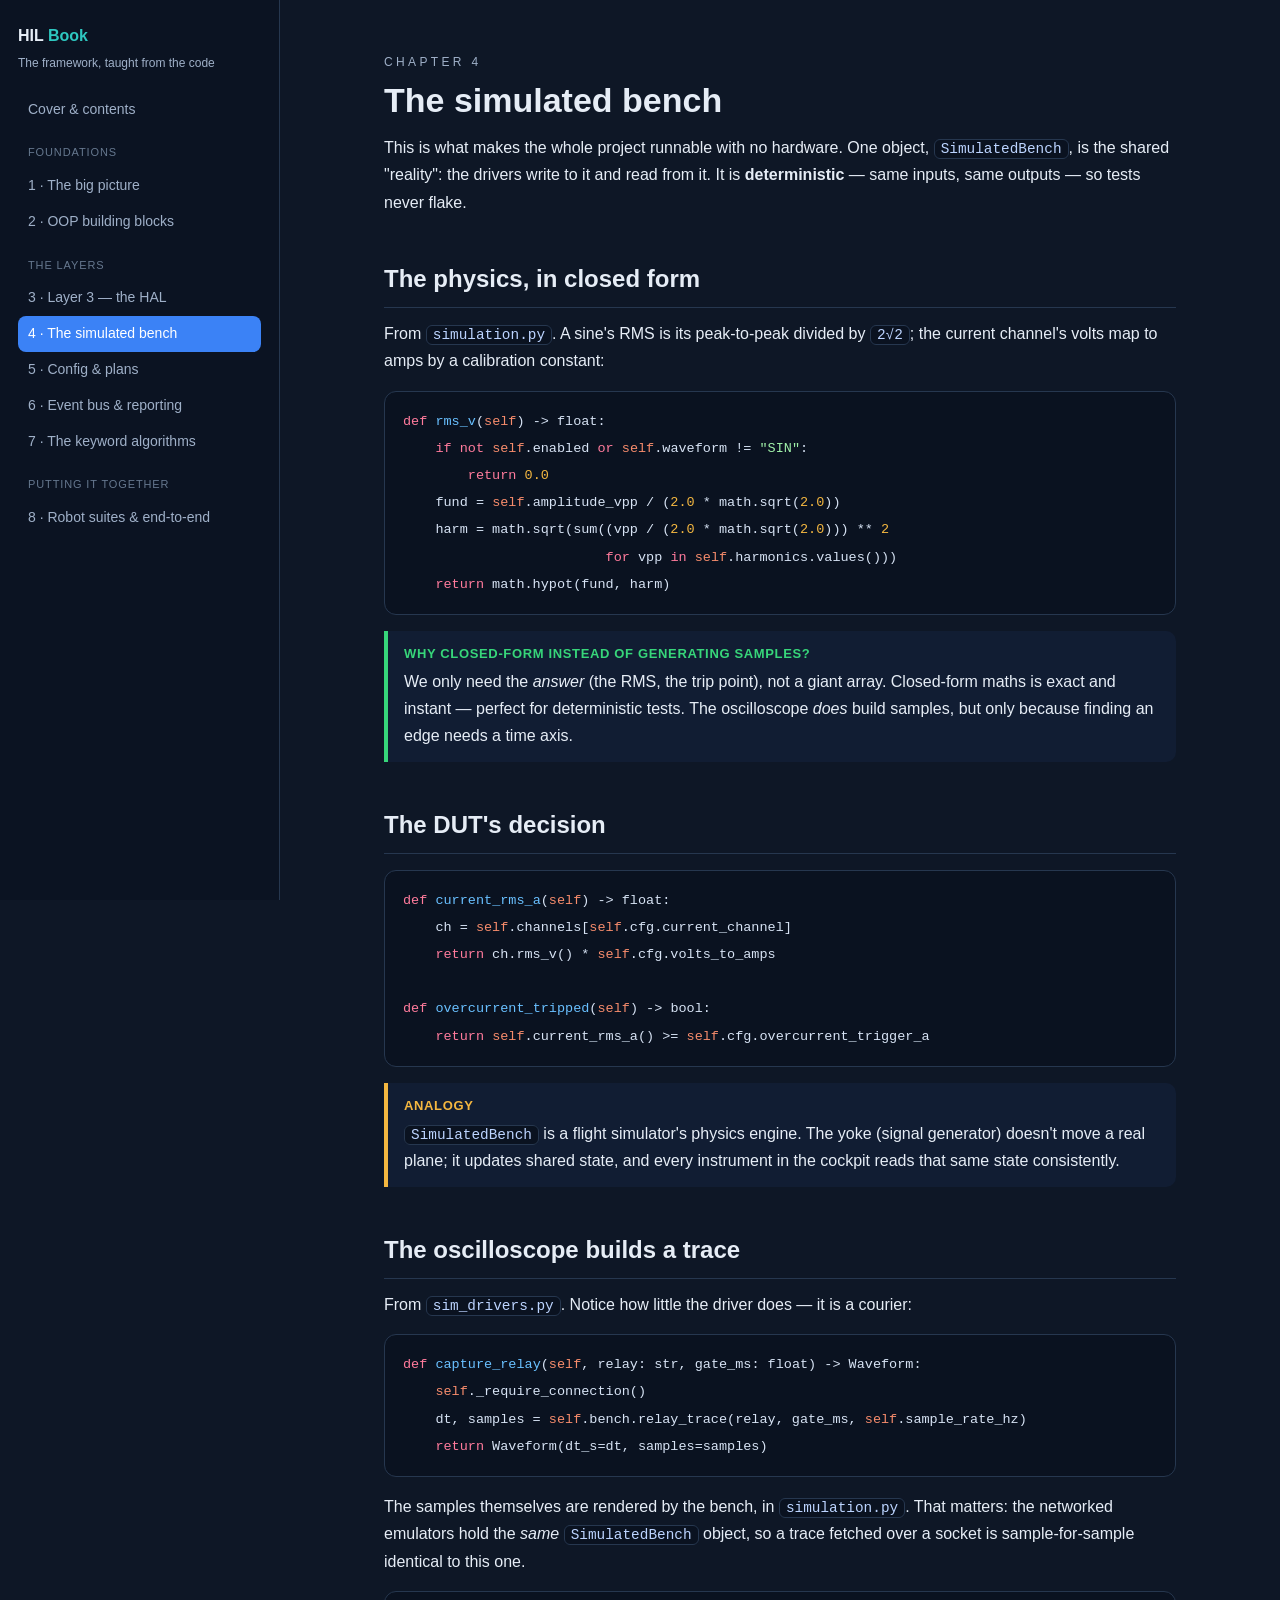
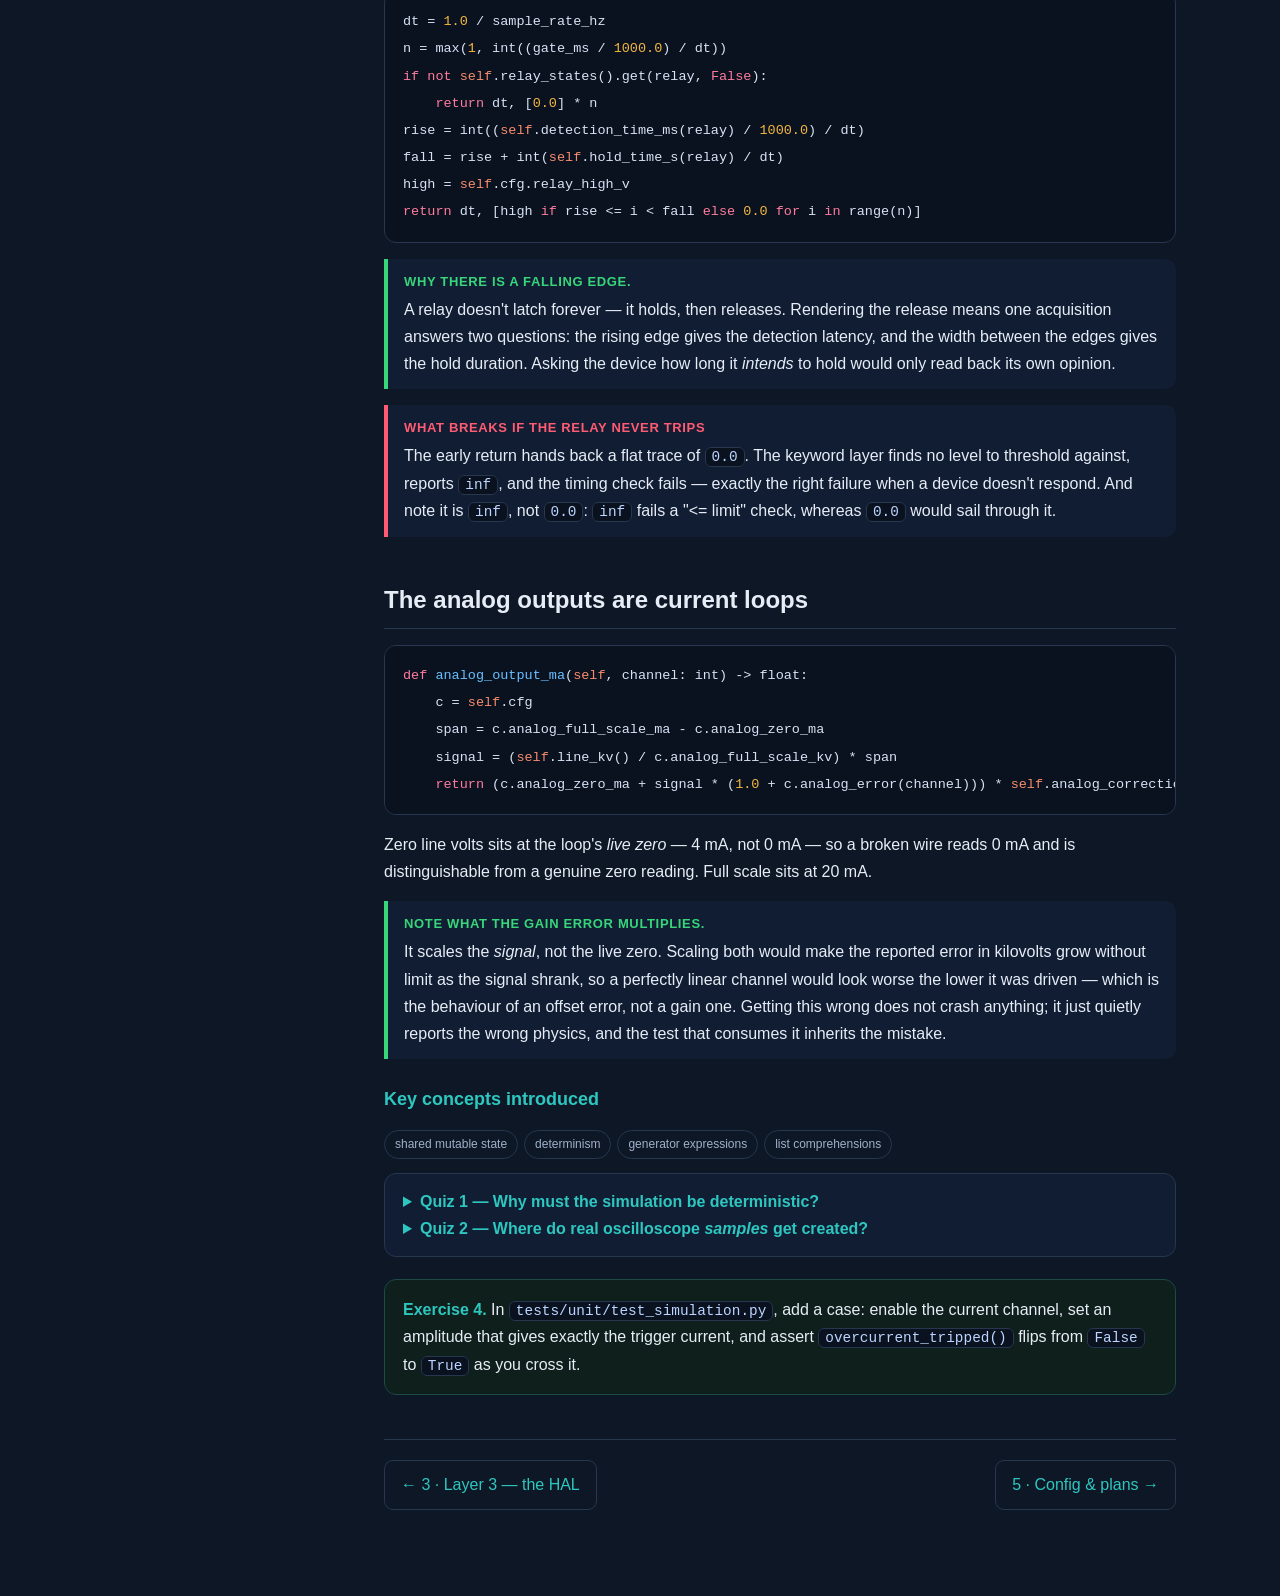
<file: docs/book/ch4.html>
<!DOCTYPE html>
<html lang="en">
<head>
<meta charset="utf-8" />
<meta name="viewport" content="width=device-width, initial-scale=1" />
<title>4 · The simulated bench</title>
<link rel="stylesheet" href="book.css" />
</head>
<body>
<div class="layout">
<nav class="side">
  <div class="brand">HIL <span>Book</span></div>
  <div class="sub">The framework, taught from the code</div>
  <a href="index.html">Cover &amp; contents</a>
  <div class="grp">Foundations</div>
  <a href="ch1.html">1 · The big picture</a>
  <a href="ch2.html">2 · OOP building blocks</a>
  <div class="grp">The layers</div>
  <a href="ch3.html">3 · Layer 3 — the HAL</a>
  <a href="ch4.html">4 · The simulated bench</a>
  <a href="ch5.html">5 · Config &amp; plans</a>
  <a href="ch6.html">6 · Event bus &amp; reporting</a>
  <a href="ch7.html">7 · The keyword algorithms</a>
  <div class="grp">Putting it together</div>
  <a href="ch8.html">8 · Robot suites &amp; end-to-end</a>
</nav>
<main class="main">
  <p class="tag">Chapter 4</p>
  <h1>The simulated bench</h1>
  <p>This is what makes the whole project runnable with no hardware. One object,
  <code>SimulatedBench</code>, is the shared "reality": the drivers write to it and read
  from it. It is <b>deterministic</b> — same inputs, same outputs — so tests never flake.</p>

  <h2>The physics, in closed form</h2>
  <p>From <code>simulation.py</code>. A sine's RMS is its peak-to-peak divided by
  <code>2√2</code>; the current channel's volts map to amps by a calibration constant:</p>
<pre><code class="python">def rms_v(self) -> float:
    if not self.enabled or self.waveform != "SIN":
        return 0.0
    fund = self.amplitude_vpp / (2.0 * math.sqrt(2.0))
    harm = math.sqrt(sum((vpp / (2.0 * math.sqrt(2.0))) ** 2
                         for vpp in self.harmonics.values()))
    return math.hypot(fund, harm)</code></pre>

  <div class="box why"><b>Why closed-form instead of generating samples?</b>
  We only need the <em>answer</em> (the RMS, the trip point), not a giant array. Closed-form
  maths is exact and instant — perfect for deterministic tests. The oscilloscope <em>does</em>
  build samples, but only because finding an edge needs a time axis.</div>

  <h2>The DUT's decision</h2>
<pre><code class="python">def current_rms_a(self) -> float:
    ch = self.channels[self.cfg.current_channel]
    return ch.rms_v() * self.cfg.volts_to_amps

def overcurrent_tripped(self) -> bool:
    return self.current_rms_a() &gt;= self.cfg.overcurrent_trigger_a</code></pre>

  <div class="box analogy"><b>Analogy</b>
  <code>SimulatedBench</code> is a flight simulator's physics engine. The yoke (signal
  generator) doesn't move a real plane; it updates shared state, and every instrument in
  the cockpit reads that same state consistently.</div>

  <h2>The oscilloscope builds a trace</h2>
  <p>From <code>sim_drivers.py</code>. Notice how little the driver does — it is a courier:</p>
<pre><code class="python">def capture_relay(self, relay: str, gate_ms: float) -> Waveform:
    self._require_connection()
    dt, samples = self.bench.relay_trace(relay, gate_ms, self.sample_rate_hz)
    return Waveform(dt_s=dt, samples=samples)</code></pre>

  <p>The samples themselves are rendered by the bench, in <code>simulation.py</code>. That
  matters: the networked emulators hold the <em>same</em> <code>SimulatedBench</code> object,
  so a trace fetched over a socket is sample-for-sample identical to this one.</p>
<pre><code class="python">dt = 1.0 / sample_rate_hz
n = max(1, int((gate_ms / 1000.0) / dt))
if not self.relay_states().get(relay, False):
    return dt, [0.0] * n
rise = int((self.detection_time_ms(relay) / 1000.0) / dt)
fall = rise + int(self.hold_time_s(relay) / dt)
high = self.cfg.relay_high_v
return dt, [high if rise &lt;= i &lt; fall else 0.0 for i in range(n)]</code></pre>

  <div class="box why"><b>Why there is a falling edge.</b>
  A relay doesn't latch forever — it holds, then releases. Rendering the release means one
  acquisition answers two questions: the rising edge gives the detection latency, and the
  width between the edges gives the hold duration. Asking the device how long it
  <em>intends</em> to hold would only read back its own opinion.</div>

  <div class="box break"><b>What breaks if the relay never trips</b>
  The early return hands back a flat trace of <code>0.0</code>. The keyword layer finds no
  level to threshold against, reports <code>inf</code>, and the timing check fails — exactly
  the right failure when a device doesn't respond. And note it is <code>inf</code>, not
  <code>0.0</code>: <code>inf</code> fails a "&lt;= limit" check, whereas <code>0.0</code>
  would sail through it.</div>

  <h2>The analog outputs are current loops</h2>
<pre><code class="python">def analog_output_ma(self, channel: int) -> float:
    c = self.cfg
    span = c.analog_full_scale_ma - c.analog_zero_ma
    signal = (self.line_kv() / c.analog_full_scale_kv) * span
    return (c.analog_zero_ma + signal * (1.0 + c.analog_error(channel))) * self.analog_correction</code></pre>
  <p>Zero line volts sits at the loop's <em>live zero</em> — 4 mA, not 0 mA — so a broken
  wire reads 0 mA and is distinguishable from a genuine zero reading. Full scale sits at
  20 mA.</p>
  <div class="box why"><b>Note what the gain error multiplies.</b>
  It scales the <em>signal</em>, not the live zero. Scaling both would make the reported
  error in kilovolts grow without limit as the signal shrank, so a perfectly linear channel
  would look worse the lower it was driven — which is the behaviour of an offset error, not
  a gain one. Getting this wrong does not crash anything; it just quietly reports the wrong
  physics, and the test that consumes it inherits the mistake.</div>

  <h3>Key concepts introduced</h3>
  <p class="pillrow"><span>shared mutable state</span><span>determinism</span><span>generator expressions</span><span>list comprehensions</span></p>

  <div class="quiz">
    <details><summary>Quiz 1 — Why must the simulation be deterministic?</summary>
    <p>So tests and CI give the same result every run. Randomness would make a passing test
    occasionally fail for no real reason ("flaky" tests).</p></details>
    <details><summary>Quiz 2 — Where do real oscilloscope <em>samples</em> get created?</summary>
    <p>Only in <code>capture_relay</code>. Everything else is closed-form scalars.</p></details>
  </div>

  <div class="exercise"><b>Exercise 4.</b>
  In <code>tests/unit/test_simulation.py</code>, add a case: enable the current channel, set an
  amplitude that gives exactly the trigger current, and assert <code>overcurrent_tripped()</code>
  flips from <code>False</code> to <code>True</code> as you cross it.</div>

  <div class="nav"><a href="ch3.html">← 3 · Layer 3 — the HAL</a><a href="ch5.html">5 · Config &amp; plans →</a></div>
</main>
</div>
<script src="book.js"></script>
</body>
</html>
</file>
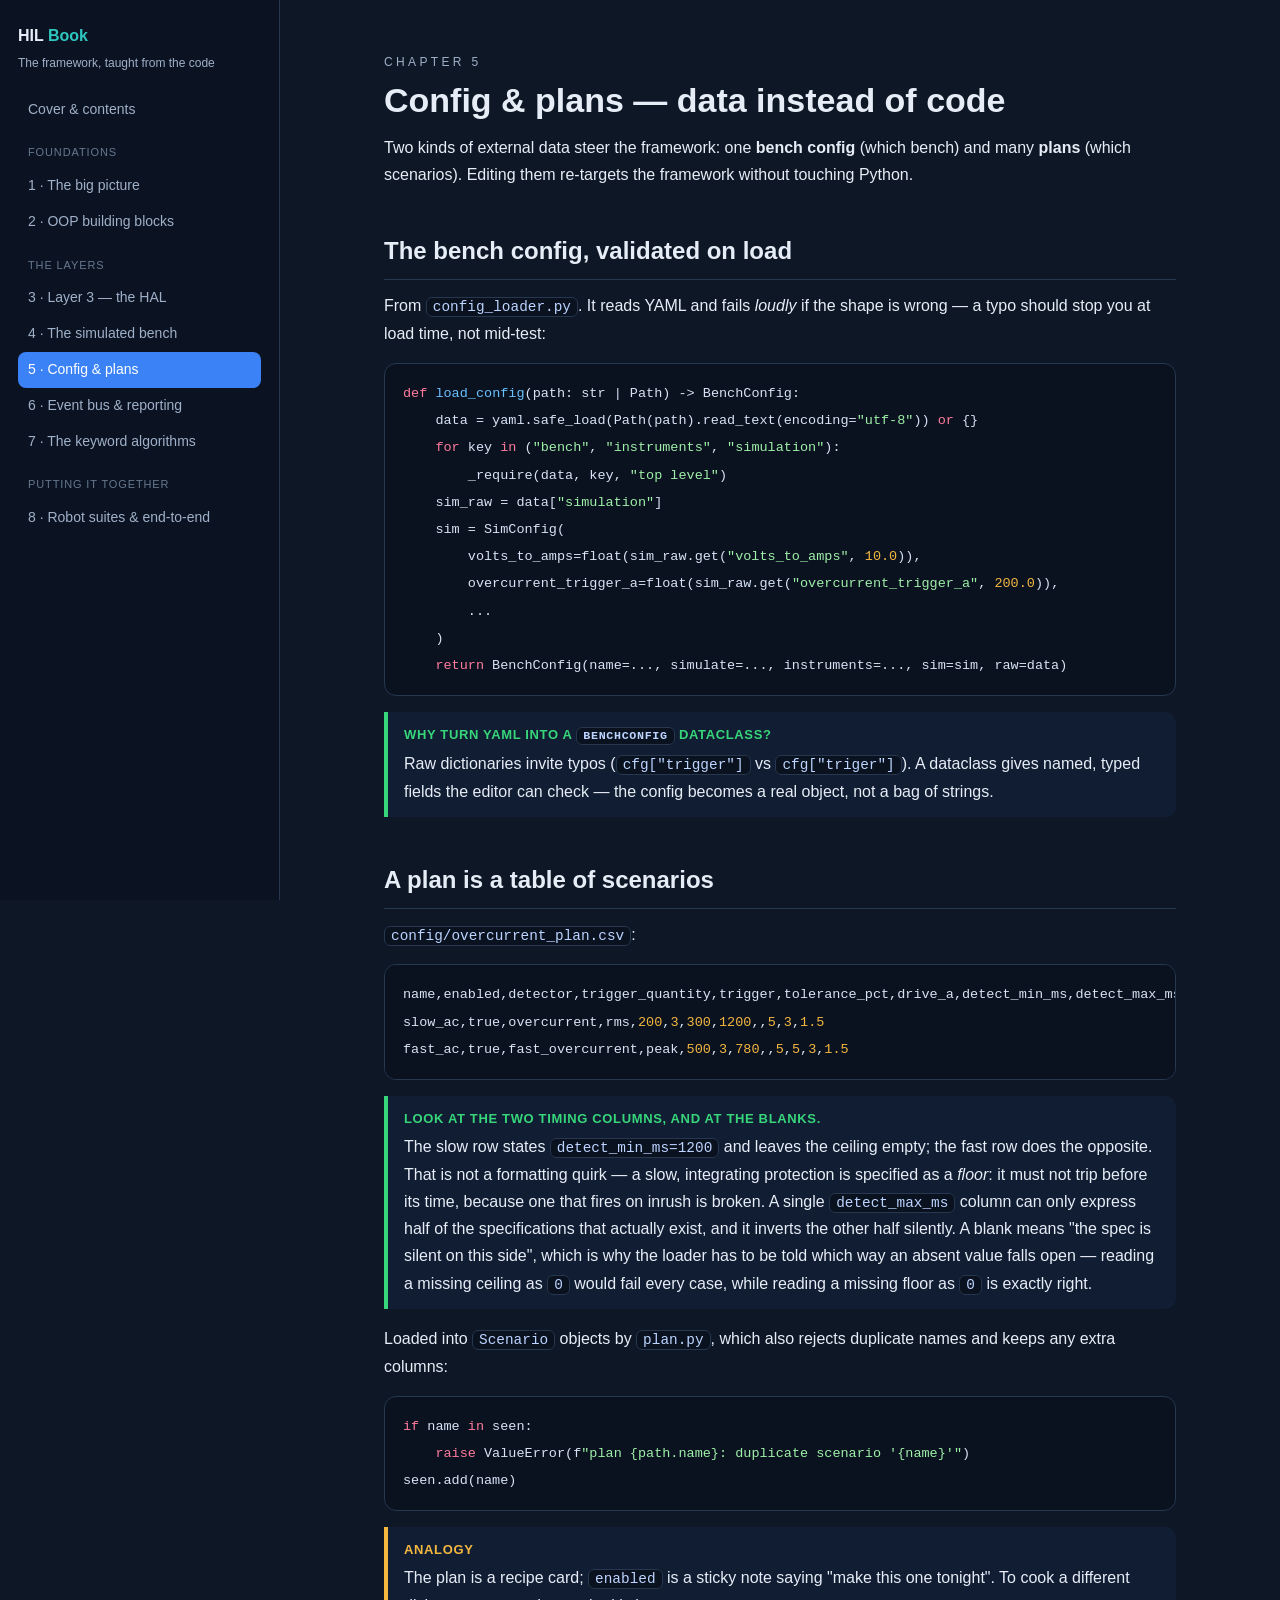
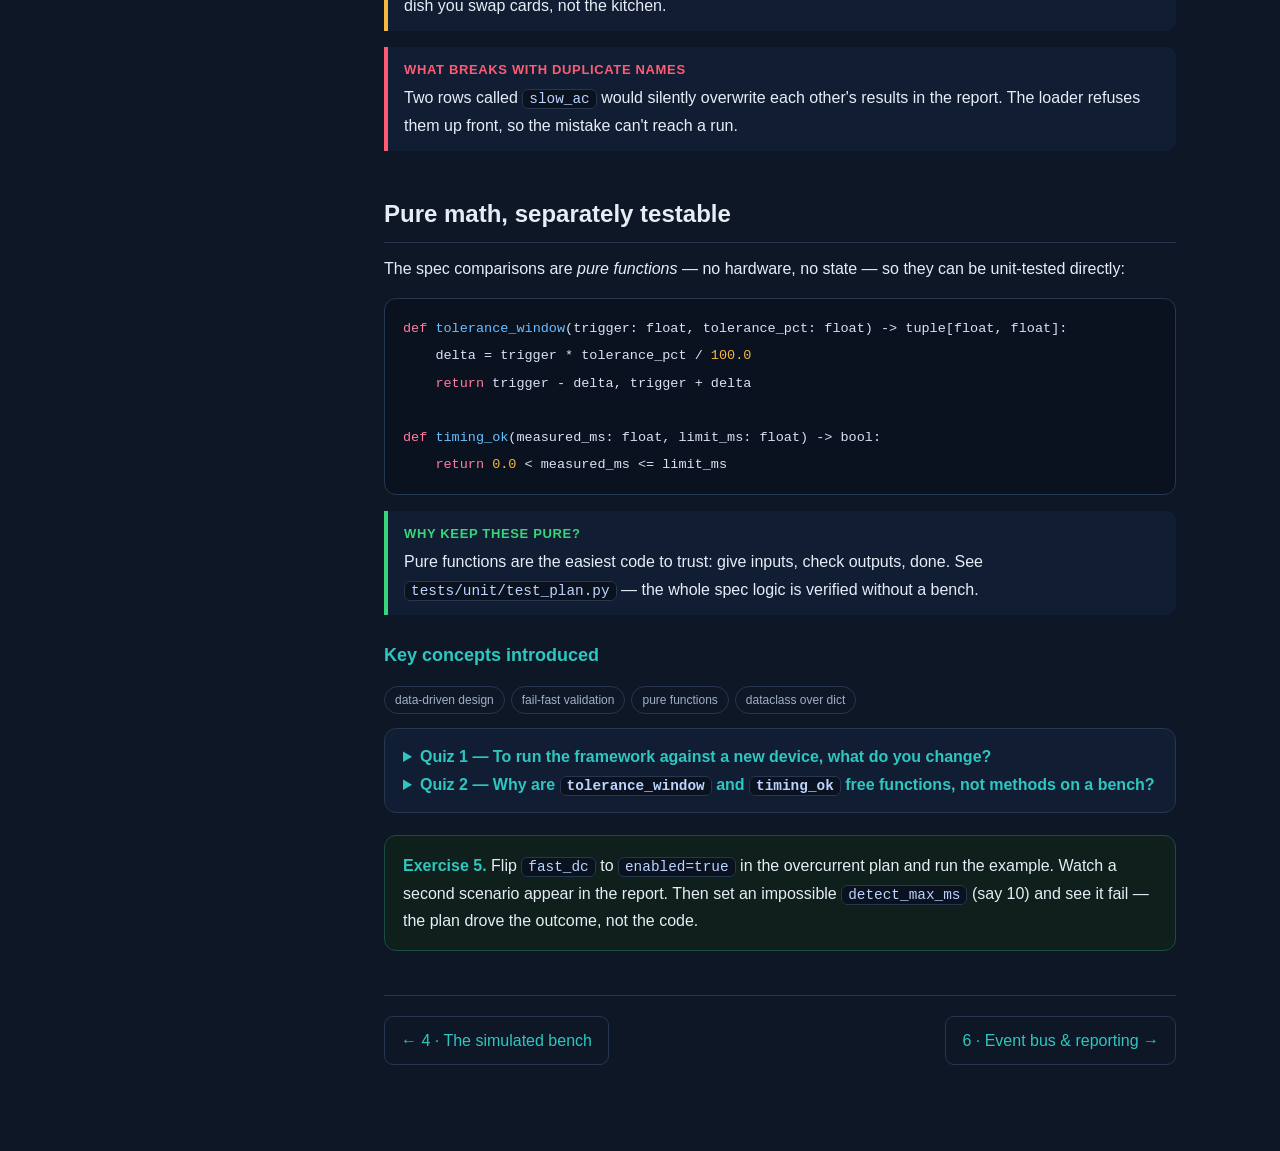
<file: docs/book/ch5.html>
<!DOCTYPE html>
<html lang="en">
<head>
<meta charset="utf-8" />
<meta name="viewport" content="width=device-width, initial-scale=1" />
<title>5 · Config &amp; plans</title>
<link rel="stylesheet" href="book.css" />
</head>
<body>
<div class="layout">
<nav class="side">
  <div class="brand">HIL <span>Book</span></div>
  <div class="sub">The framework, taught from the code</div>
  <a href="index.html">Cover &amp; contents</a>
  <div class="grp">Foundations</div>
  <a href="ch1.html">1 · The big picture</a>
  <a href="ch2.html">2 · OOP building blocks</a>
  <div class="grp">The layers</div>
  <a href="ch3.html">3 · Layer 3 — the HAL</a>
  <a href="ch4.html">4 · The simulated bench</a>
  <a href="ch5.html">5 · Config &amp; plans</a>
  <a href="ch6.html">6 · Event bus &amp; reporting</a>
  <a href="ch7.html">7 · The keyword algorithms</a>
  <div class="grp">Putting it together</div>
  <a href="ch8.html">8 · Robot suites &amp; end-to-end</a>
</nav>
<main class="main">
  <p class="tag">Chapter 5</p>
  <h1>Config &amp; plans — data instead of code</h1>
  <p>Two kinds of external data steer the framework: one <b>bench config</b> (which bench)
  and many <b>plans</b> (which scenarios). Editing them re-targets the framework without
  touching Python.</p>

  <h2>The bench config, validated on load</h2>
  <p>From <code>config_loader.py</code>. It reads YAML and fails <em>loudly</em> if the shape
  is wrong — a typo should stop you at load time, not mid-test:</p>
<pre><code class="python">def load_config(path: str | Path) -> BenchConfig:
    data = yaml.safe_load(Path(path).read_text(encoding="utf-8")) or {}
    for key in ("bench", "instruments", "simulation"):
        _require(data, key, "top level")
    sim_raw = data["simulation"]
    sim = SimConfig(
        volts_to_amps=float(sim_raw.get("volts_to_amps", 10.0)),
        overcurrent_trigger_a=float(sim_raw.get("overcurrent_trigger_a", 200.0)),
        ...
    )
    return BenchConfig(name=..., simulate=..., instruments=..., sim=sim, raw=data)</code></pre>

  <div class="box why"><b>Why turn YAML into a <code>BenchConfig</code> dataclass?</b>
  Raw dictionaries invite typos (<code>cfg["trigger"]</code> vs <code>cfg["triger"]</code>).
  A dataclass gives named, typed fields the editor can check — the config becomes a real
  object, not a bag of strings.</div>

  <h2>A plan is a table of scenarios</h2>
  <p><code>config/overcurrent_plan.csv</code>:</p>
<pre><code class="python">name,enabled,detector,trigger_quantity,trigger,tolerance_pct,drive_a,detect_min_ms,detect_max_ms,relay_set_max_ms,hold_min_s,line_kv
slow_ac,true,overcurrent,rms,200,3,300,1200,,5,3,1.5
fast_ac,true,fast_overcurrent,peak,500,3,780,,5,5,3,1.5</code></pre>
  <div class="box why"><b>Look at the two timing columns, and at the blanks.</b>
  The slow row states <code>detect_min_ms=1200</code> and leaves the ceiling empty; the fast
  row does the opposite. That is not a formatting quirk — a slow, integrating protection is
  specified as a <em>floor</em>: it must not trip before its time, because one that fires on
  inrush is broken. A single <code>detect_max_ms</code> column can only express half of the
  specifications that actually exist, and it inverts the other half silently. A blank means
  "the spec is silent on this side", which is why the loader has to be told which way an
  absent value falls open — reading a missing ceiling as <code>0</code> would fail every
  case, while reading a missing floor as <code>0</code> is exactly right.</div>
  <p>Loaded into <code>Scenario</code> objects by <code>plan.py</code>, which also rejects
  duplicate names and keeps any extra columns:</p>
<pre><code class="python">if name in seen:
    raise ValueError(f"plan {path.name}: duplicate scenario '{name}'")
seen.add(name)</code></pre>

  <div class="box analogy"><b>Analogy</b>
  The plan is a recipe card; <code>enabled</code> is a sticky note saying "make this one
  tonight". To cook a different dish you swap cards, not the kitchen.</div>

  <div class="box break"><b>What breaks with duplicate names</b>
  Two rows called <code>slow_ac</code> would silently overwrite each other's results in the
  report. The loader refuses them up front, so the mistake can't reach a run.</div>

  <h2>Pure math, separately testable</h2>
  <p>The spec comparisons are <em>pure functions</em> — no hardware, no state — so they can
  be unit-tested directly:</p>
<pre><code class="python">def tolerance_window(trigger: float, tolerance_pct: float) -> tuple[float, float]:
    delta = trigger * tolerance_pct / 100.0
    return trigger - delta, trigger + delta

def timing_ok(measured_ms: float, limit_ms: float) -> bool:
    return 0.0 &lt; measured_ms &lt;= limit_ms</code></pre>

  <div class="box why"><b>Why keep these pure?</b>
  Pure functions are the easiest code to trust: give inputs, check outputs, done. See
  <code>tests/unit/test_plan.py</code> — the whole spec logic is verified without a bench.</div>

  <h3>Key concepts introduced</h3>
  <p class="pillrow"><span>data-driven design</span><span>fail-fast validation</span><span>pure functions</span><span>dataclass over dict</span></p>

  <div class="quiz">
    <details><summary>Quiz 1 — To run the framework against a new device, what do you change?</summary>
    <p>The YAML config (bench + simulated behaviour) and the CSV plans (scenarios). No Python.</p></details>
    <details><summary>Quiz 2 — Why are <code>tolerance_window</code> and <code>timing_ok</code> free functions, not methods on a bench?</summary>
    <p>They're pure spec maths with no hardware dependency, so they belong where they can be
    tested in isolation and reused by any test type.</p></details>
  </div>

  <div class="exercise"><b>Exercise 5.</b>
  Flip <code>fast_dc</code> to <code>enabled=true</code> in the overcurrent plan and run the
  example. Watch a second scenario appear in the report. Then set an impossible
  <code>detect_max_ms</code> (say 10) and see it fail — the plan drove the outcome, not the code.</div>

  <div class="nav"><a href="ch4.html">← 4 · The simulated bench</a><a href="ch6.html">6 · Event bus &amp; reporting →</a></div>
</main>
</div>
<script src="book.js"></script>
</body>
</html>
</file>
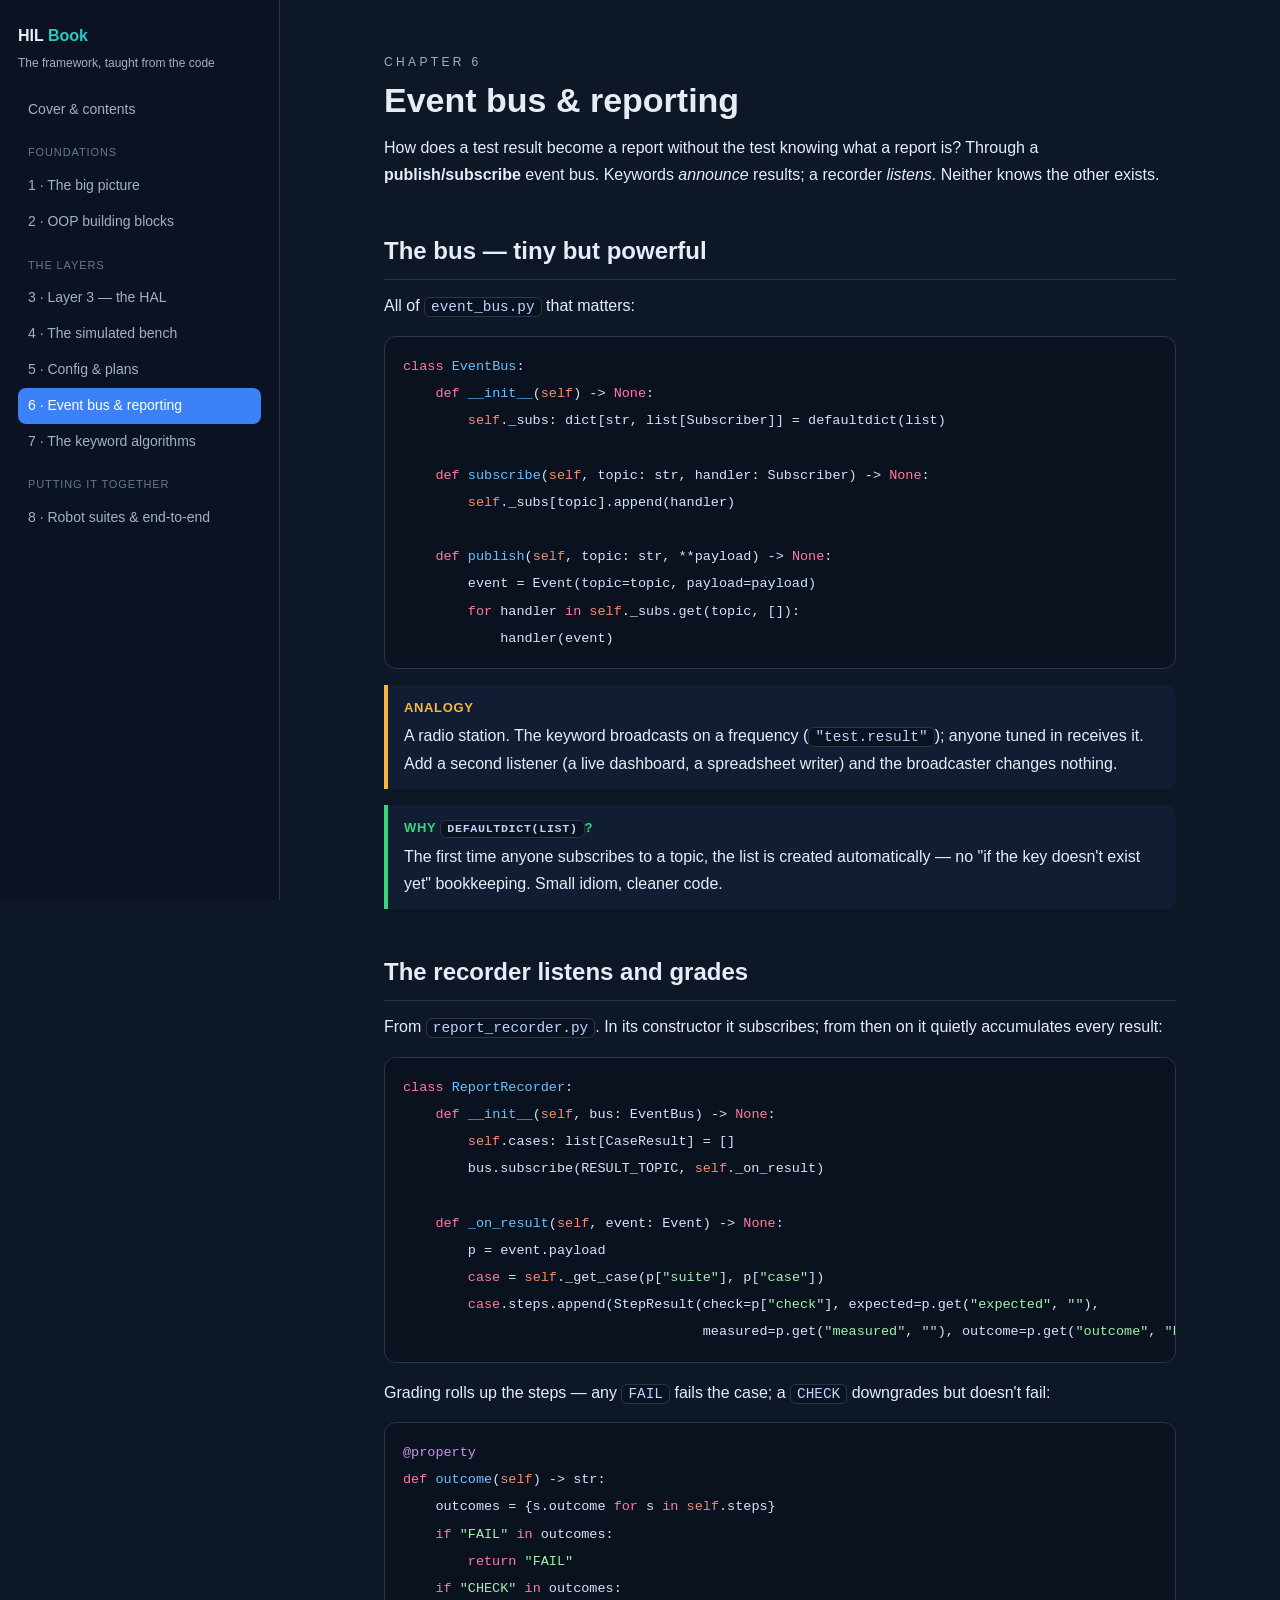
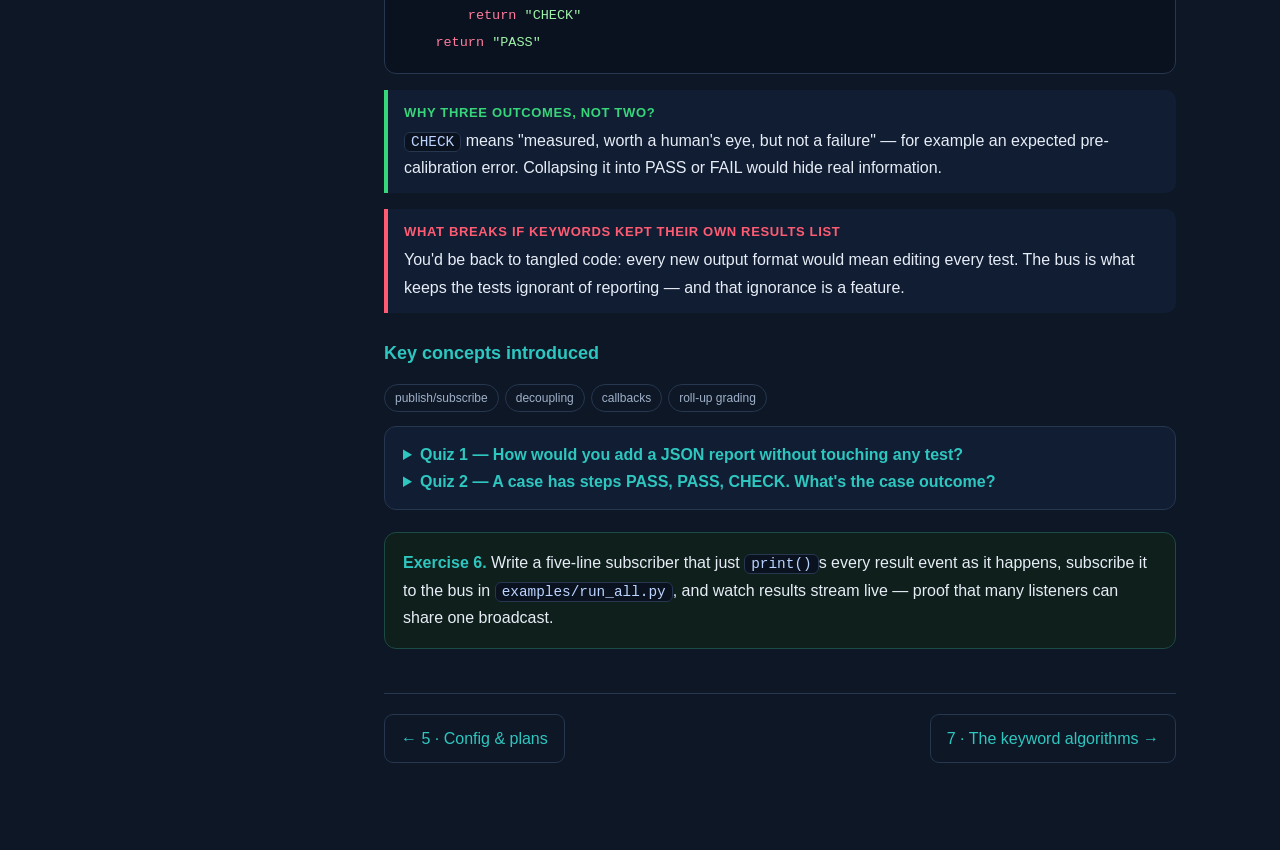
<file: docs/book/ch6.html>
<!DOCTYPE html>
<html lang="en">
<head>
<meta charset="utf-8" />
<meta name="viewport" content="width=device-width, initial-scale=1" />
<title>6 · Event bus &amp; reporting</title>
<link rel="stylesheet" href="book.css" />
</head>
<body>
<div class="layout">
<nav class="side">
  <div class="brand">HIL <span>Book</span></div>
  <div class="sub">The framework, taught from the code</div>
  <a href="index.html">Cover &amp; contents</a>
  <div class="grp">Foundations</div>
  <a href="ch1.html">1 · The big picture</a>
  <a href="ch2.html">2 · OOP building blocks</a>
  <div class="grp">The layers</div>
  <a href="ch3.html">3 · Layer 3 — the HAL</a>
  <a href="ch4.html">4 · The simulated bench</a>
  <a href="ch5.html">5 · Config &amp; plans</a>
  <a href="ch6.html">6 · Event bus &amp; reporting</a>
  <a href="ch7.html">7 · The keyword algorithms</a>
  <div class="grp">Putting it together</div>
  <a href="ch8.html">8 · Robot suites &amp; end-to-end</a>
</nav>
<main class="main">
  <p class="tag">Chapter 6</p>
  <h1>Event bus &amp; reporting</h1>
  <p>How does a test result become a report without the test knowing what a report is? Through
  a <b>publish/subscribe</b> event bus. Keywords <em>announce</em> results; a recorder
  <em>listens</em>. Neither knows the other exists.</p>

  <h2>The bus — tiny but powerful</h2>
  <p>All of <code>event_bus.py</code> that matters:</p>
<pre><code class="python">class EventBus:
    def __init__(self) -> None:
        self._subs: dict[str, list[Subscriber]] = defaultdict(list)

    def subscribe(self, topic: str, handler: Subscriber) -> None:
        self._subs[topic].append(handler)

    def publish(self, topic: str, **payload) -> None:
        event = Event(topic=topic, payload=payload)
        for handler in self._subs.get(topic, []):
            handler(event)</code></pre>

  <div class="box analogy"><b>Analogy</b>
  A radio station. The keyword broadcasts on a frequency (<code>"test.result"</code>); anyone
  tuned in receives it. Add a second listener (a live dashboard, a spreadsheet writer) and
  the broadcaster changes nothing.</div>

  <div class="box why"><b>Why <code>defaultdict(list)</code>?</b>
  The first time anyone subscribes to a topic, the list is created automatically — no
  "if the key doesn't exist yet" bookkeeping. Small idiom, cleaner code.</div>

  <h2>The recorder listens and grades</h2>
  <p>From <code>report_recorder.py</code>. In its constructor it subscribes; from then on it
  quietly accumulates every result:</p>
<pre><code class="python">class ReportRecorder:
    def __init__(self, bus: EventBus) -> None:
        self.cases: list[CaseResult] = []
        bus.subscribe(RESULT_TOPIC, self._on_result)

    def _on_result(self, event: Event) -> None:
        p = event.payload
        case = self._get_case(p["suite"], p["case"])
        case.steps.append(StepResult(check=p["check"], expected=p.get("expected", ""),
                                     measured=p.get("measured", ""), outcome=p.get("outcome", "PASS")))</code></pre>

  <p>Grading rolls up the steps — any <code>FAIL</code> fails the case; a <code>CHECK</code>
  downgrades but doesn't fail:</p>
<pre><code class="python">@property
def outcome(self) -> str:
    outcomes = {s.outcome for s in self.steps}
    if "FAIL" in outcomes:
        return "FAIL"
    if "CHECK" in outcomes:
        return "CHECK"
    return "PASS"</code></pre>

  <div class="box why"><b>Why three outcomes, not two?</b>
  <code>CHECK</code> means "measured, worth a human's eye, but not a failure" — for example an
  expected pre-calibration error. Collapsing it into PASS or FAIL would hide real information.</div>

  <div class="box break"><b>What breaks if keywords kept their own results list</b>
  You'd be back to tangled code: every new output format would mean editing every test. The
  bus is what keeps the tests ignorant of reporting — and that ignorance is a feature.</div>

  <h3>Key concepts introduced</h3>
  <p class="pillrow"><span>publish/subscribe</span><span>decoupling</span><span>callbacks</span><span>roll-up grading</span></p>

  <div class="quiz">
    <details><summary>Quiz 1 — How would you add a JSON report without touching any test?</summary>
    <p>Write a second subscriber to <code>RESULT_TOPIC</code> that writes JSON. The bus delivers
    to it alongside the Markdown recorder; keywords never change.</p></details>
    <details><summary>Quiz 2 — A case has steps PASS, PASS, CHECK. What's the case outcome?</summary>
    <p><code>CHECK</code> — no FAIL present, but a CHECK downgrades the overall result.</p></details>
  </div>

  <div class="exercise"><b>Exercise 6.</b>
  Write a five-line subscriber that just <code>print()</code>s every result event as it happens,
  subscribe it to the bus in <code>examples/run_all.py</code>, and watch results stream live —
  proof that many listeners can share one broadcast.</div>

  <div class="nav"><a href="ch5.html">← 5 · Config &amp; plans</a><a href="ch7.html">7 · The keyword algorithms →</a></div>
</main>
</div>
<script src="book.js"></script>
</body>
</html>
</file>
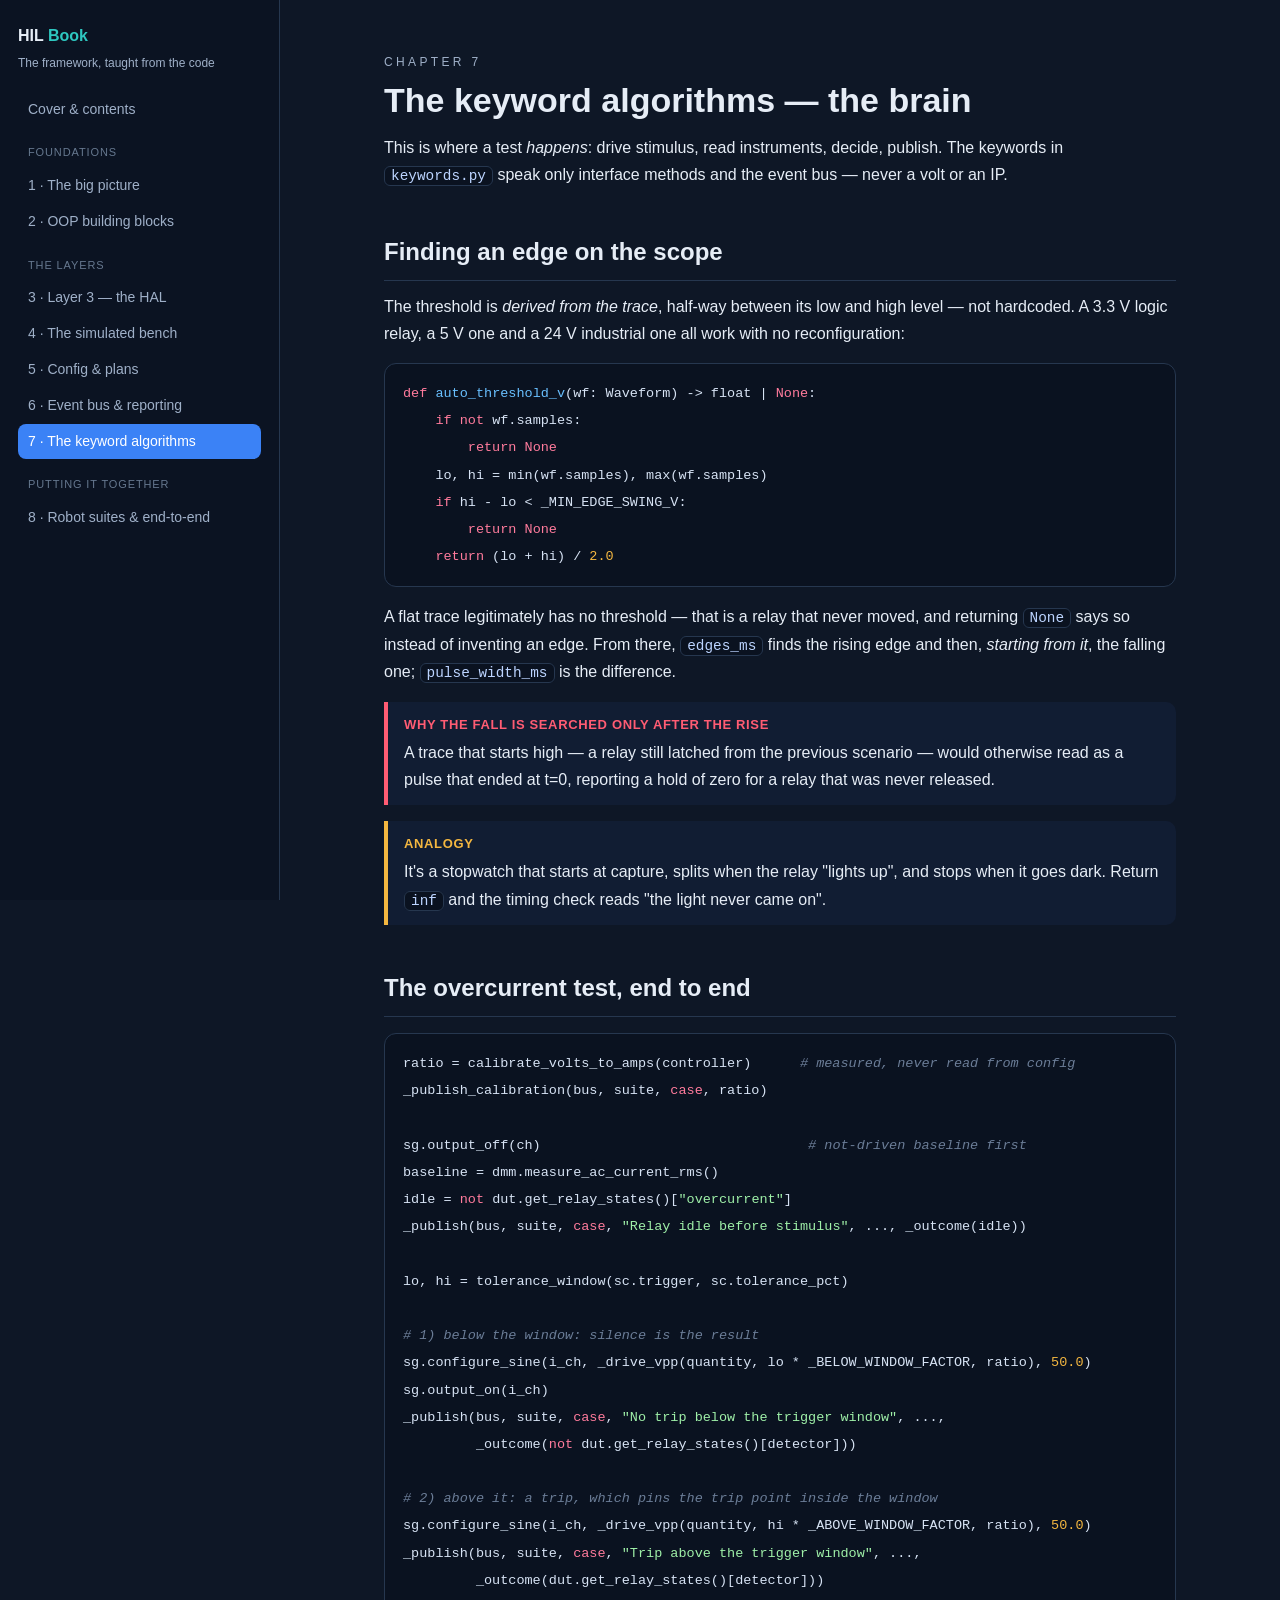
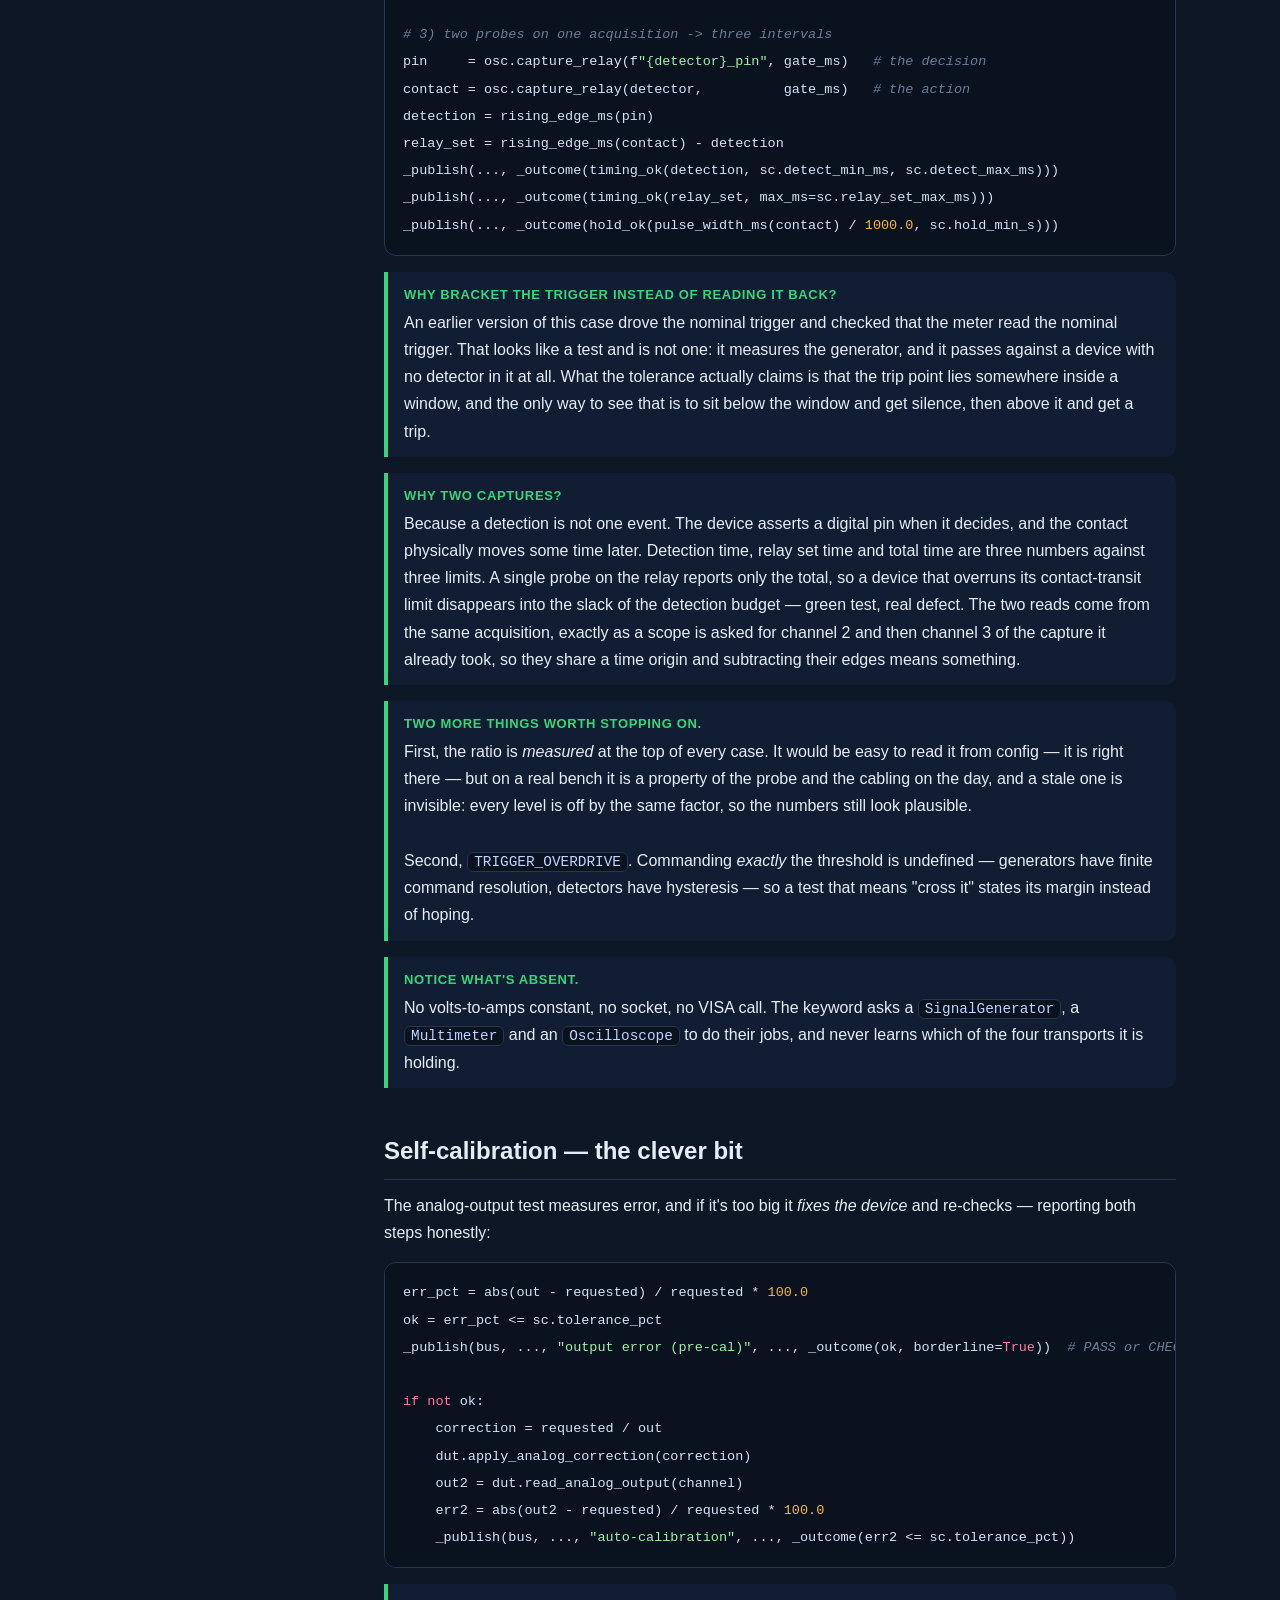
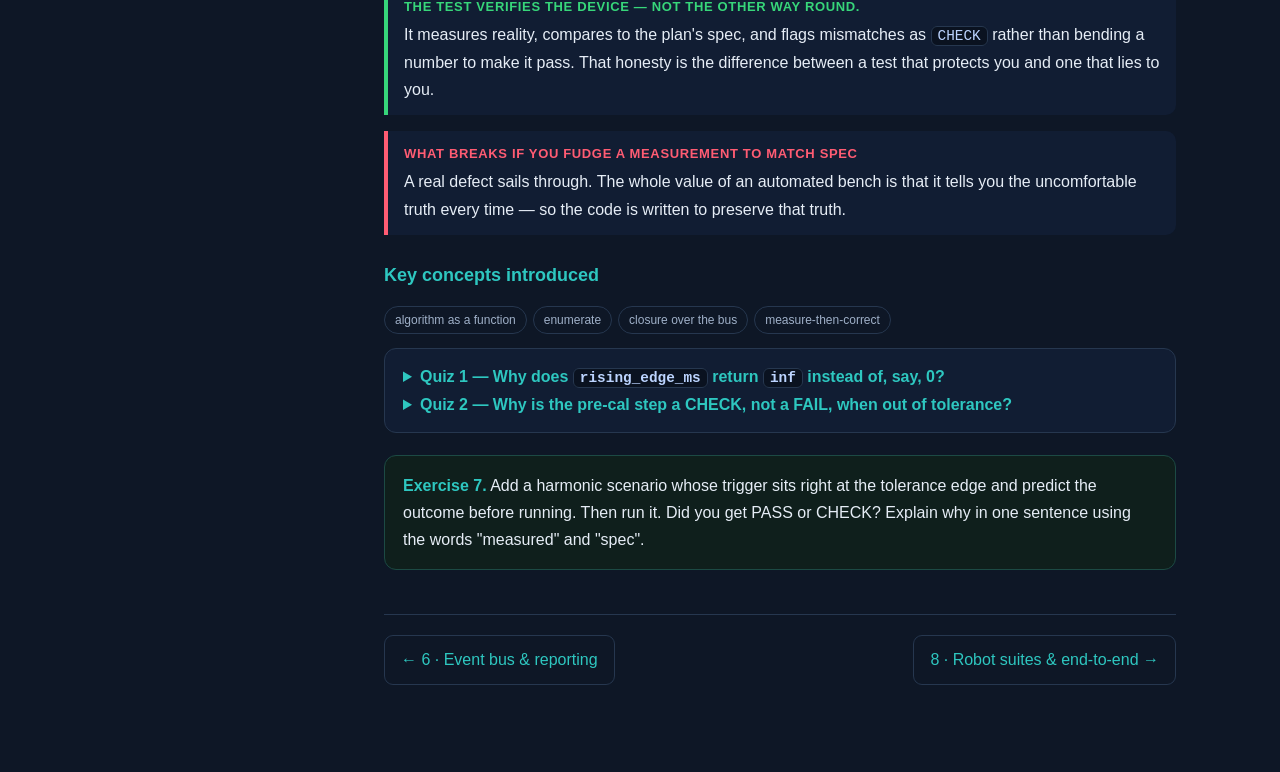
<file: docs/book/ch7.html>
<!DOCTYPE html>
<html lang="en">
<head>
<meta charset="utf-8" />
<meta name="viewport" content="width=device-width, initial-scale=1" />
<title>7 · The keyword algorithms</title>
<link rel="stylesheet" href="book.css" />
</head>
<body>
<div class="layout">
<nav class="side">
  <div class="brand">HIL <span>Book</span></div>
  <div class="sub">The framework, taught from the code</div>
  <a href="index.html">Cover &amp; contents</a>
  <div class="grp">Foundations</div>
  <a href="ch1.html">1 · The big picture</a>
  <a href="ch2.html">2 · OOP building blocks</a>
  <div class="grp">The layers</div>
  <a href="ch3.html">3 · Layer 3 — the HAL</a>
  <a href="ch4.html">4 · The simulated bench</a>
  <a href="ch5.html">5 · Config &amp; plans</a>
  <a href="ch6.html">6 · Event bus &amp; reporting</a>
  <a href="ch7.html">7 · The keyword algorithms</a>
  <div class="grp">Putting it together</div>
  <a href="ch8.html">8 · Robot suites &amp; end-to-end</a>
</nav>
<main class="main">
  <p class="tag">Chapter 7</p>
  <h1>The keyword algorithms — the brain</h1>
  <p>This is where a test <em>happens</em>: drive stimulus, read instruments, decide, publish.
  The keywords in <code>keywords.py</code> speak only interface methods and the event bus —
  never a volt or an IP.</p>

  <h2>Finding an edge on the scope</h2>
  <p>The threshold is <em>derived from the trace</em>, half-way between its low and high level
  — not hardcoded. A 3.3&nbsp;V logic relay, a 5&nbsp;V one and a 24&nbsp;V industrial one all
  work with no reconfiguration:</p>
<pre><code class="python">def auto_threshold_v(wf: Waveform) -> float | None:
    if not wf.samples:
        return None
    lo, hi = min(wf.samples), max(wf.samples)
    if hi - lo &lt; _MIN_EDGE_SWING_V:
        return None
    return (lo + hi) / 2.0</code></pre>

  <p>A flat trace legitimately has no threshold — that is a relay that never moved, and
  returning <code>None</code> says so instead of inventing an edge. From there,
  <code>edges_ms</code> finds the rising edge and then, <em>starting from it</em>, the falling
  one; <code>pulse_width_ms</code> is the difference.</p>

  <div class="box break"><b>Why the fall is searched only after the rise</b>
  A trace that starts high — a relay still latched from the previous scenario — would
  otherwise read as a pulse that ended at t=0, reporting a hold of zero for a relay that was
  never released.</div>

  <div class="box analogy"><b>Analogy</b>
  It's a stopwatch that starts at capture, splits when the relay "lights up", and stops when
  it goes dark. Return <code>inf</code> and the timing check reads "the light never came on".</div>

  <h2>The overcurrent test, end to end</h2>
<pre><code class="python">ratio = calibrate_volts_to_amps(controller)      # measured, never read from config
_publish_calibration(bus, suite, case, ratio)

sg.output_off(ch)                                 # not-driven baseline first
baseline = dmm.measure_ac_current_rms()
idle = not dut.get_relay_states()["overcurrent"]
_publish(bus, suite, case, "Relay idle before stimulus", ..., _outcome(idle))

lo, hi = tolerance_window(sc.trigger, sc.tolerance_pct)

# 1) below the window: silence is the result
sg.configure_sine(i_ch, _drive_vpp(quantity, lo * _BELOW_WINDOW_FACTOR, ratio), 50.0)
sg.output_on(i_ch)
_publish(bus, suite, case, "No trip below the trigger window", ...,
         _outcome(not dut.get_relay_states()[detector]))

# 2) above it: a trip, which pins the trip point inside the window
sg.configure_sine(i_ch, _drive_vpp(quantity, hi * _ABOVE_WINDOW_FACTOR, ratio), 50.0)
_publish(bus, suite, case, "Trip above the trigger window", ...,
         _outcome(dut.get_relay_states()[detector]))

# 3) two probes on one acquisition -> three intervals
pin     = osc.capture_relay(f"{detector}_pin", gate_ms)   # the decision
contact = osc.capture_relay(detector,          gate_ms)   # the action
detection = rising_edge_ms(pin)
relay_set = rising_edge_ms(contact) - detection
_publish(..., _outcome(timing_ok(detection, sc.detect_min_ms, sc.detect_max_ms)))
_publish(..., _outcome(timing_ok(relay_set, max_ms=sc.relay_set_max_ms)))
_publish(..., _outcome(hold_ok(pulse_width_ms(contact) / 1000.0, sc.hold_min_s)))</code></pre>

  <div class="box why"><b>Why bracket the trigger instead of reading it back?</b>
  An earlier version of this case drove the nominal trigger and checked that the meter read
  the nominal trigger. That looks like a test and is not one: it measures the generator, and
  it passes against a device with no detector in it at all. What the tolerance actually claims
  is that the trip point lies somewhere inside a window, and the only way to see that is to
  sit below the window and get silence, then above it and get a trip.</div>

  <div class="box why"><b>Why two captures?</b>
  Because a detection is not one event. The device asserts a digital pin when it decides, and
  the contact physically moves some time later. Detection time, relay set time and total time
  are three numbers against three limits. A single probe on the relay reports only the total,
  so a device that overruns its contact-transit limit disappears into the slack of the
  detection budget — green test, real defect. The two reads come from the same acquisition,
  exactly as a scope is asked for channel 2 and then channel 3 of the capture it already
  took, so they share a time origin and subtracting their edges means something.</div>

  <div class="box why"><b>Two more things worth stopping on.</b>
  First, the ratio is <em>measured</em> at the top of every case. It would be easy to read it
  from config — it is right there — but on a real bench it is a property of the probe and the
  cabling on the day, and a stale one is invisible: every level is off by the same factor, so
  the numbers still look plausible.<br><br>
  Second, <code>TRIGGER_OVERDRIVE</code>. Commanding <em>exactly</em> the threshold is
  undefined — generators have finite command resolution, detectors have hysteresis — so a test
  that means "cross it" states its margin instead of hoping.</div>

  <div class="box why"><b>Notice what's absent.</b>
  No volts-to-amps constant, no socket, no VISA call. The keyword asks a
  <code>SignalGenerator</code>, a <code>Multimeter</code> and an <code>Oscilloscope</code> to
  do their jobs, and never learns which of the four transports it is holding.</div>

  <h2>Self-calibration — the clever bit</h2>
  <p>The analog-output test measures error, and if it's too big it <em>fixes the device</em>
  and re-checks — reporting both steps honestly:</p>
<pre><code class="python">err_pct = abs(out - requested) / requested * 100.0
ok = err_pct &lt;= sc.tolerance_pct
_publish(bus, ..., "output error (pre-cal)", ..., _outcome(ok, borderline=True))  # PASS or CHECK

if not ok:
    correction = requested / out
    dut.apply_analog_correction(correction)
    out2 = dut.read_analog_output(channel)
    err2 = abs(out2 - requested) / requested * 100.0
    _publish(bus, ..., "auto-calibration", ..., _outcome(err2 &lt;= sc.tolerance_pct))</code></pre>

  <div class="box why"><b>The test verifies the device — not the other way round.</b>
  It measures reality, compares to the plan's spec, and flags mismatches as <code>CHECK</code>
  rather than bending a number to make it pass. That honesty is the difference between a test
  that protects you and one that lies to you.</div>

  <div class="box break"><b>What breaks if you fudge a measurement to match spec</b>
  A real defect sails through. The whole value of an automated bench is that it tells you the
  uncomfortable truth every time — so the code is written to preserve that truth.</div>

  <h3>Key concepts introduced</h3>
  <p class="pillrow"><span>algorithm as a function</span><span>enumerate</span><span>closure over the bus</span><span>measure-then-correct</span></p>

  <div class="quiz">
    <details><summary>Quiz 1 — Why does <code>rising_edge_ms</code> return <code>inf</code> instead of, say, 0?</summary>
    <p>0 would look like "detected instantly". <code>inf</code> is unmistakably "never
    crossed", which <code>timing_ok</code> then correctly reports as a failure.</p></details>
    <details><summary>Quiz 2 — Why is the pre-cal step a CHECK, not a FAIL, when out of tolerance?</summary>
    <p>Because it's expected and about to be corrected. FAIL is reserved for a result the
    framework can't fix; the post-cal step is the real PASS/FAIL.</p></details>
  </div>

  <div class="exercise"><b>Exercise 7.</b>
  Add a harmonic scenario whose trigger sits right at the tolerance edge and predict the
  outcome before running. Then run it. Did you get PASS or CHECK? Explain why in one sentence
  using the words "measured" and "spec".</div>

  <div class="nav"><a href="ch6.html">← 6 · Event bus &amp; reporting</a><a href="ch8.html">8 · Robot suites &amp; end-to-end →</a></div>
</main>
</div>
<script src="book.js"></script>
</body>
</html>
</file>
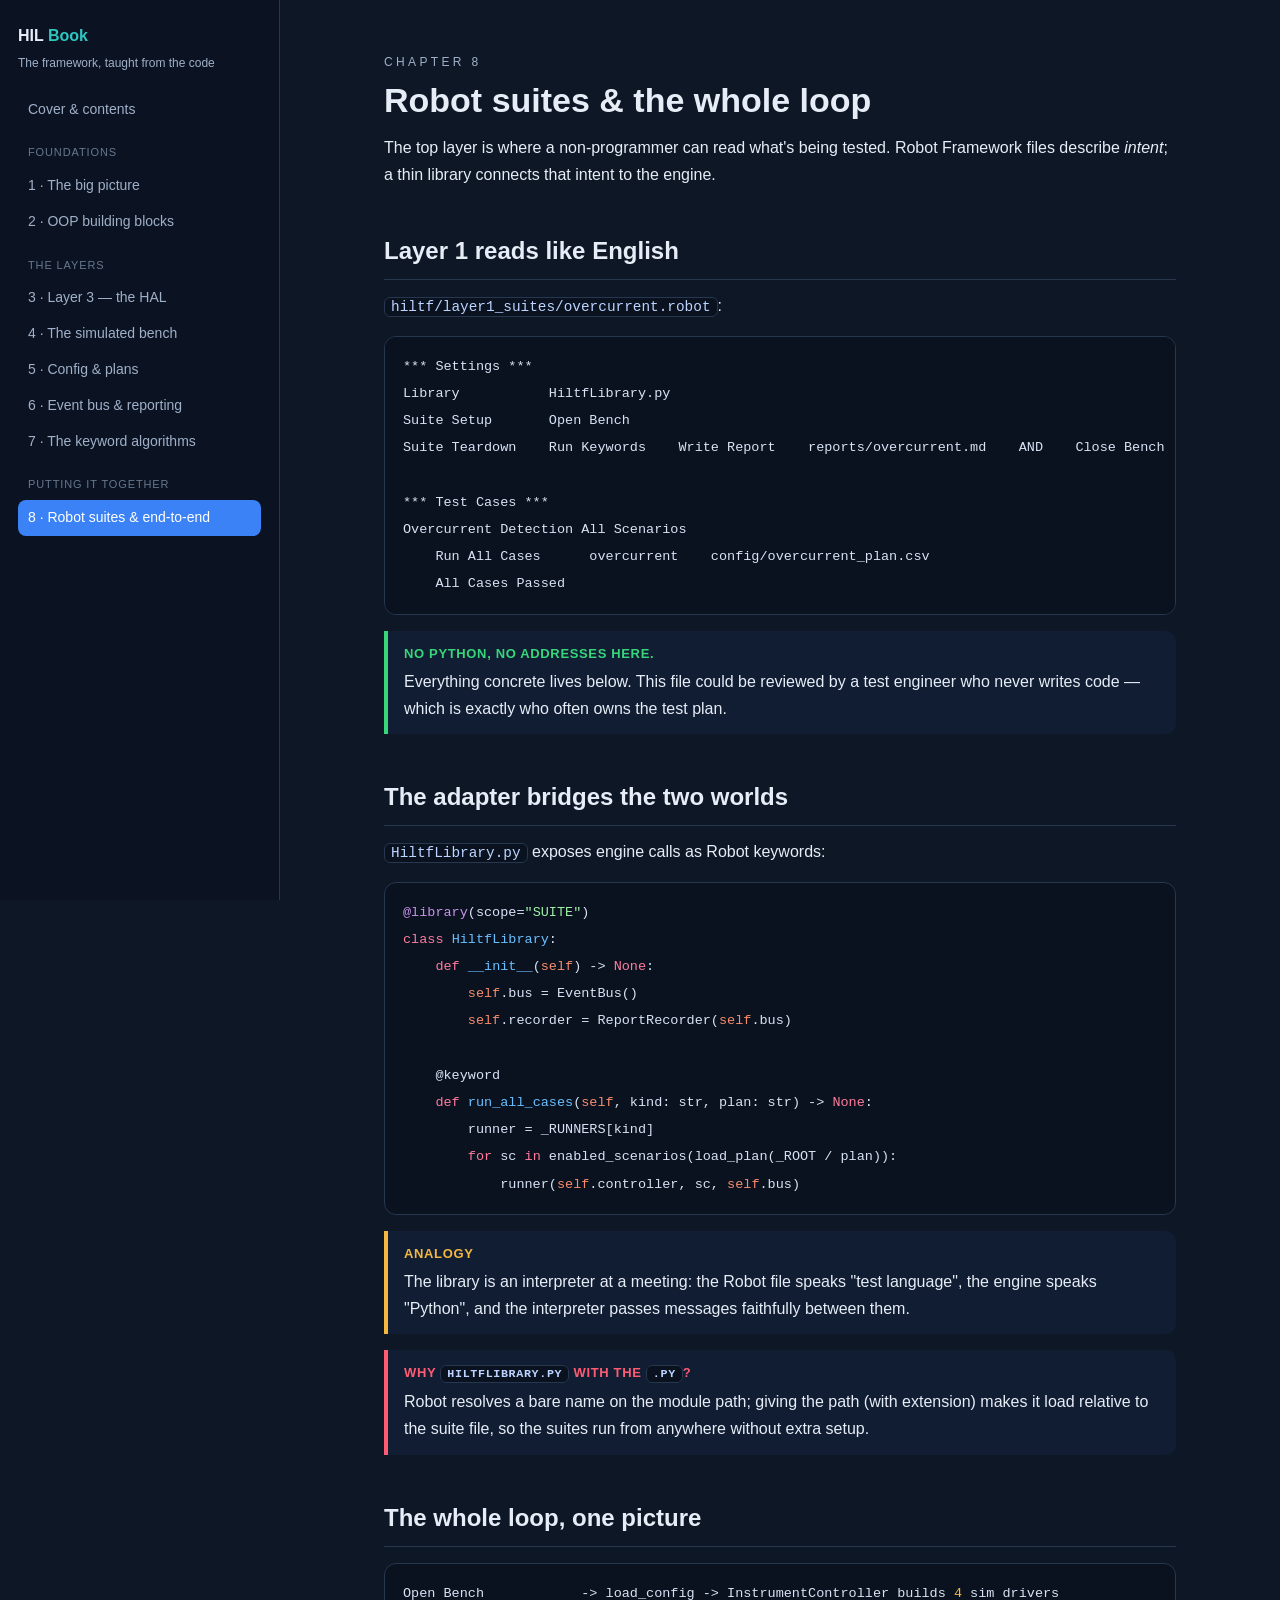
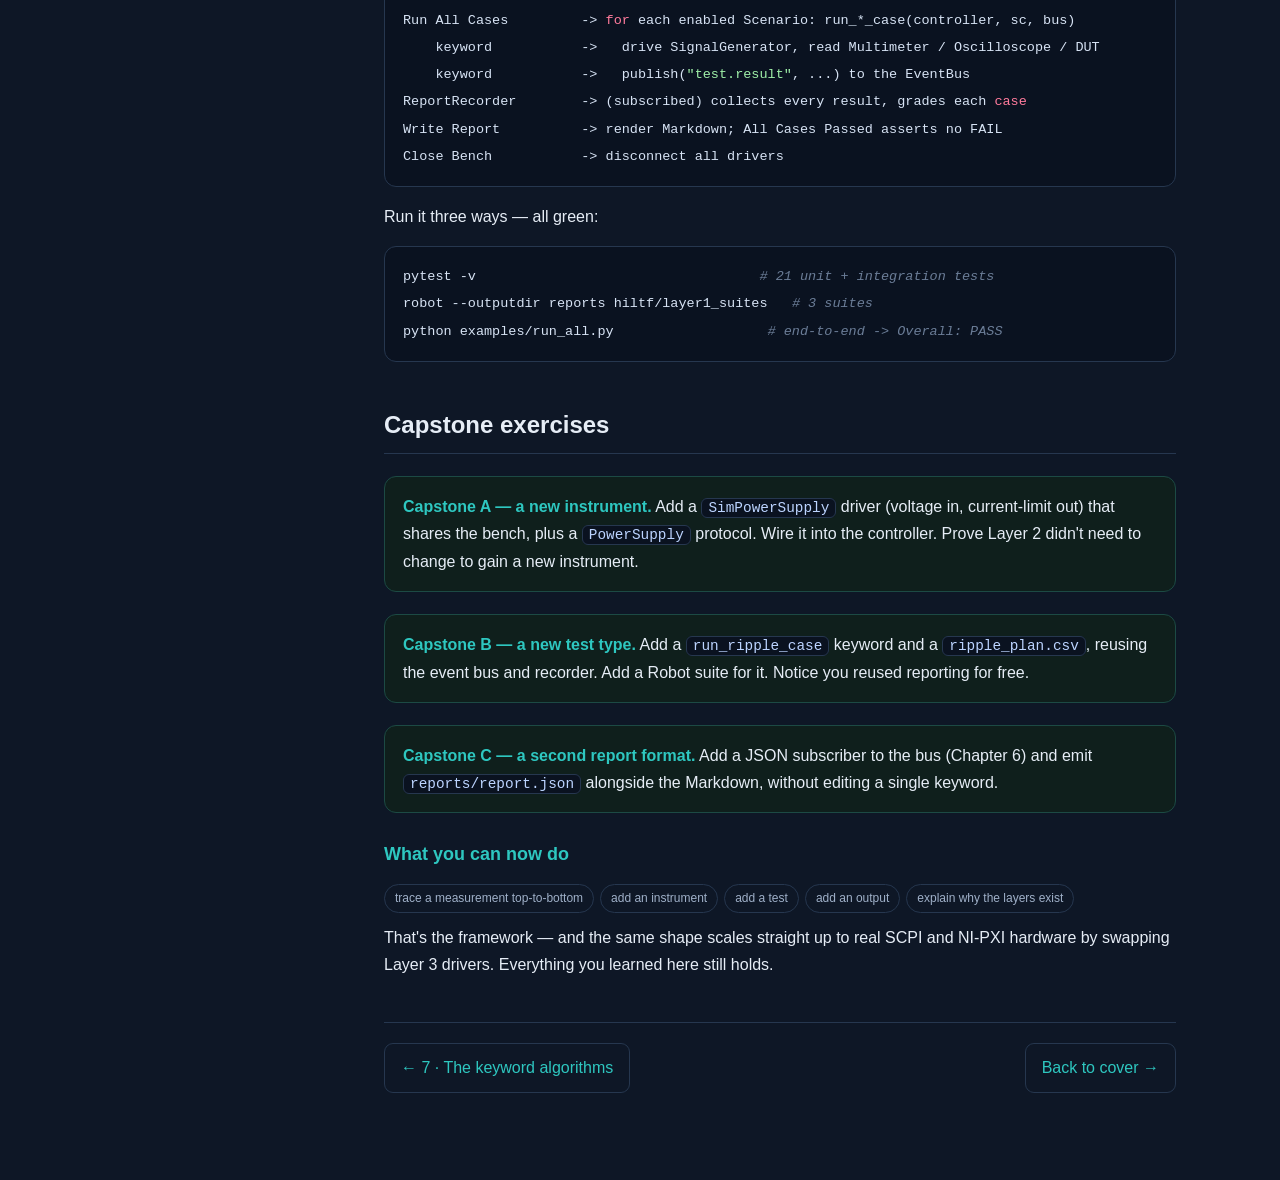
<file: docs/book/ch8.html>
<!DOCTYPE html>
<html lang="en">
<head>
<meta charset="utf-8" />
<meta name="viewport" content="width=device-width, initial-scale=1" />
<title>8 · Robot suites &amp; end-to-end</title>
<link rel="stylesheet" href="book.css" />
</head>
<body>
<div class="layout">
<nav class="side">
  <div class="brand">HIL <span>Book</span></div>
  <div class="sub">The framework, taught from the code</div>
  <a href="index.html">Cover &amp; contents</a>
  <div class="grp">Foundations</div>
  <a href="ch1.html">1 · The big picture</a>
  <a href="ch2.html">2 · OOP building blocks</a>
  <div class="grp">The layers</div>
  <a href="ch3.html">3 · Layer 3 — the HAL</a>
  <a href="ch4.html">4 · The simulated bench</a>
  <a href="ch5.html">5 · Config &amp; plans</a>
  <a href="ch6.html">6 · Event bus &amp; reporting</a>
  <a href="ch7.html">7 · The keyword algorithms</a>
  <div class="grp">Putting it together</div>
  <a href="ch8.html">8 · Robot suites &amp; end-to-end</a>
</nav>
<main class="main">
  <p class="tag">Chapter 8</p>
  <h1>Robot suites &amp; the whole loop</h1>
  <p>The top layer is where a non-programmer can read what's being tested. Robot Framework
  files describe <em>intent</em>; a thin library connects that intent to the engine.</p>

  <h2>Layer 1 reads like English</h2>
  <p><code>hiltf/layer1_suites/overcurrent.robot</code>:</p>
<pre><code class="python">*** Settings ***
Library           HiltfLibrary.py
Suite Setup       Open Bench
Suite Teardown    Run Keywords    Write Report    reports/overcurrent.md    AND    Close Bench

*** Test Cases ***
Overcurrent Detection All Scenarios
    Run All Cases      overcurrent    config/overcurrent_plan.csv
    All Cases Passed</code></pre>

  <div class="box why"><b>No Python, no addresses here.</b>
  Everything concrete lives below. This file could be reviewed by a test engineer who never
  writes code — which is exactly who often owns the test plan.</div>

  <h2>The adapter bridges the two worlds</h2>
  <p><code>HiltfLibrary.py</code> exposes engine calls as Robot keywords:</p>
<pre><code class="python">@library(scope="SUITE")
class HiltfLibrary:
    def __init__(self) -> None:
        self.bus = EventBus()
        self.recorder = ReportRecorder(self.bus)

    @keyword
    def run_all_cases(self, kind: str, plan: str) -> None:
        runner = _RUNNERS[kind]
        for sc in enabled_scenarios(load_plan(_ROOT / plan)):
            runner(self.controller, sc, self.bus)</code></pre>

  <div class="box analogy"><b>Analogy</b>
  The library is an interpreter at a meeting: the Robot file speaks "test language", the
  engine speaks "Python", and the interpreter passes messages faithfully between them.</div>

  <div class="box break"><b>Why <code>HiltfLibrary.py</code> with the <code>.py</code>?</b>
  Robot resolves a bare name on the module path; giving the path (with extension) makes it
  load relative to the suite file, so the suites run from anywhere without extra setup.</div>

  <h2>The whole loop, one picture</h2>
<pre><code class="python">Open Bench            -> load_config -> InstrumentController builds 4 sim drivers
Run All Cases         -> for each enabled Scenario: run_*_case(controller, sc, bus)
    keyword           ->   drive SignalGenerator, read Multimeter / Oscilloscope / DUT
    keyword           ->   publish("test.result", ...) to the EventBus
ReportRecorder        -> (subscribed) collects every result, grades each case
Write Report          -> render Markdown; All Cases Passed asserts no FAIL
Close Bench           -> disconnect all drivers</code></pre>

  <p>Run it three ways — all green:</p>
<pre><code class="python">pytest -v                                   # 21 unit + integration tests
robot --outputdir reports hiltf/layer1_suites   # 3 suites
python examples/run_all.py                   # end-to-end -> Overall: PASS</code></pre>

  <h2>Capstone exercises</h2>
  <div class="exercise"><b>Capstone A — a new instrument.</b>
  Add a <code>SimPowerSupply</code> driver (voltage in, current-limit out) that shares the
  bench, plus a <code>PowerSupply</code> protocol. Wire it into the controller. Prove Layer 2
  didn't need to change to gain a new instrument.</div>
  <div class="exercise"><b>Capstone B — a new test type.</b>
  Add a <code>run_ripple_case</code> keyword and a <code>ripple_plan.csv</code>, reusing the
  event bus and recorder. Add a Robot suite for it. Notice you reused reporting for free.</div>
  <div class="exercise"><b>Capstone C — a second report format.</b>
  Add a JSON subscriber to the bus (Chapter 6) and emit <code>reports/report.json</code>
  alongside the Markdown, without editing a single keyword.</div>

  <h3>What you can now do</h3>
  <p class="pillrow"><span>trace a measurement top-to-bottom</span><span>add an instrument</span><span>add a test</span><span>add an output</span><span>explain why the layers exist</span></p>

  <p>That's the framework — and the same shape scales straight up to real SCPI and NI-PXI
  hardware by swapping Layer 3 drivers. Everything you learned here still holds.</p>

  <div class="nav"><a href="ch7.html">← 7 · The keyword algorithms</a><a href="index.html">Back to cover →</a></div>
</main>
</div>
<script src="book.js"></script>
</body>
</html>
</file>
<file: docs/book/book.css>
:root{
  --bg:#0e1726; --panel:#152238; --ink:#e6edf6; --muted:#9fb0c8; --teal:#2ec7c0;
  --navy:#3b82f6; --line:#26374f; --code:#0a1220;
  --why:#37d67a; --break:#ff5c73; --analogy:#f4b740;
}
*{box-sizing:border-box}
body{margin:0;background:var(--bg);color:var(--ink);
  font:16px/1.7 -apple-system,Segoe UI,Roboto,Helvetica,Arial,sans-serif}
a{color:var(--teal);text-decoration:none} a:hover{text-decoration:underline}
.layout{display:grid;grid-template-columns:280px 1fr;min-height:100vh}
@media(max-width:900px){.layout{grid-template-columns:1fr}.side{position:static!important;height:auto!important}}
.side{position:sticky;top:0;height:100vh;overflow:auto;background:#0b1322;border-right:1px solid var(--line);padding:22px 18px}
.side .brand{font-weight:800;font-size:16px;margin-bottom:4px}
.side .brand span{color:var(--teal)}
.side .sub{color:var(--muted);font-size:12px;margin-bottom:18px}
.side a{display:block;color:var(--muted);padding:6px 10px;border-radius:8px;font-size:14px}
.side a:hover{background:#13223c;text-decoration:none}
.side a.active{background:var(--navy);color:#fff}
.side .grp{color:#66788f;text-transform:uppercase;letter-spacing:.08em;font-size:11px;margin:16px 0 6px 10px}
.main{max-width:860px;margin:0 auto;padding:44px 34px 90px}
.tag{color:var(--muted);letter-spacing:.28em;text-transform:uppercase;font-size:12px}
h1{font-size:34px;line-height:1.15;margin:.1em 0 .4em}
h2{font-size:24px;margin:1.8em 0 .5em;border-bottom:1px solid var(--line);padding-bottom:.3em}
h3{font-size:18px;margin:1.4em 0 .4em;color:var(--teal)}
p{margin:.7em 0}
code{background:var(--code);border:1px solid var(--line);border-radius:6px;padding:1px 6px;font-family:"SFMono-Regular",Consolas,monospace;font-size:.9em;color:#bcd4ff}
pre{background:var(--code);border:1px solid var(--line);border-radius:12px;padding:16px 18px;overflow:auto}
pre code{background:none;border:0;padding:0;color:#d7e3f4;font-size:13.5px;line-height:1.6}
.box{border-left:4px solid var(--line);background:#111d33;border-radius:0 10px 10px 0;padding:12px 16px;margin:16px 0}
.box b{display:block;margin-bottom:3px;font-size:13px;text-transform:uppercase;letter-spacing:.05em}
.why{border-left-color:var(--why)} .why b{color:var(--why)}
.break{border-left-color:var(--break)} .break b{color:var(--break)}
.analogy{border-left-color:var(--analogy)} .analogy b{color:var(--analogy)}
.quiz{background:#111d33;border:1px solid var(--line);border-radius:12px;padding:14px 18px;margin:14px 0}
.quiz summary{cursor:pointer;color:var(--teal);font-weight:600}
.exercise{background:#0f1f1c;border:1px solid #1c4a44;border-radius:12px;padding:16px 18px;margin:22px 0}
.exercise b{color:var(--teal)}
.nav{display:flex;justify-content:space-between;margin-top:44px;border-top:1px solid var(--line);padding-top:20px}
.nav a{padding:10px 16px;border:1px solid var(--line);border-radius:9px}
.pillrow span{display:inline-block;margin:4px 6px 0 0;padding:3px 10px;border:1px solid var(--line);border-radius:20px;font-size:12px;color:var(--muted)}
/* syntax highlight tokens */
.tok-kw{color:#ff7b9c} .tok-str{color:#9ff0a8} .tok-com{color:#6b7d97;font-style:italic}
.tok-num{color:#f4b740} .tok-def{color:#69c0ff} .tok-dec{color:#c792ea} .tok-self{color:#f78c6c}
</file>
